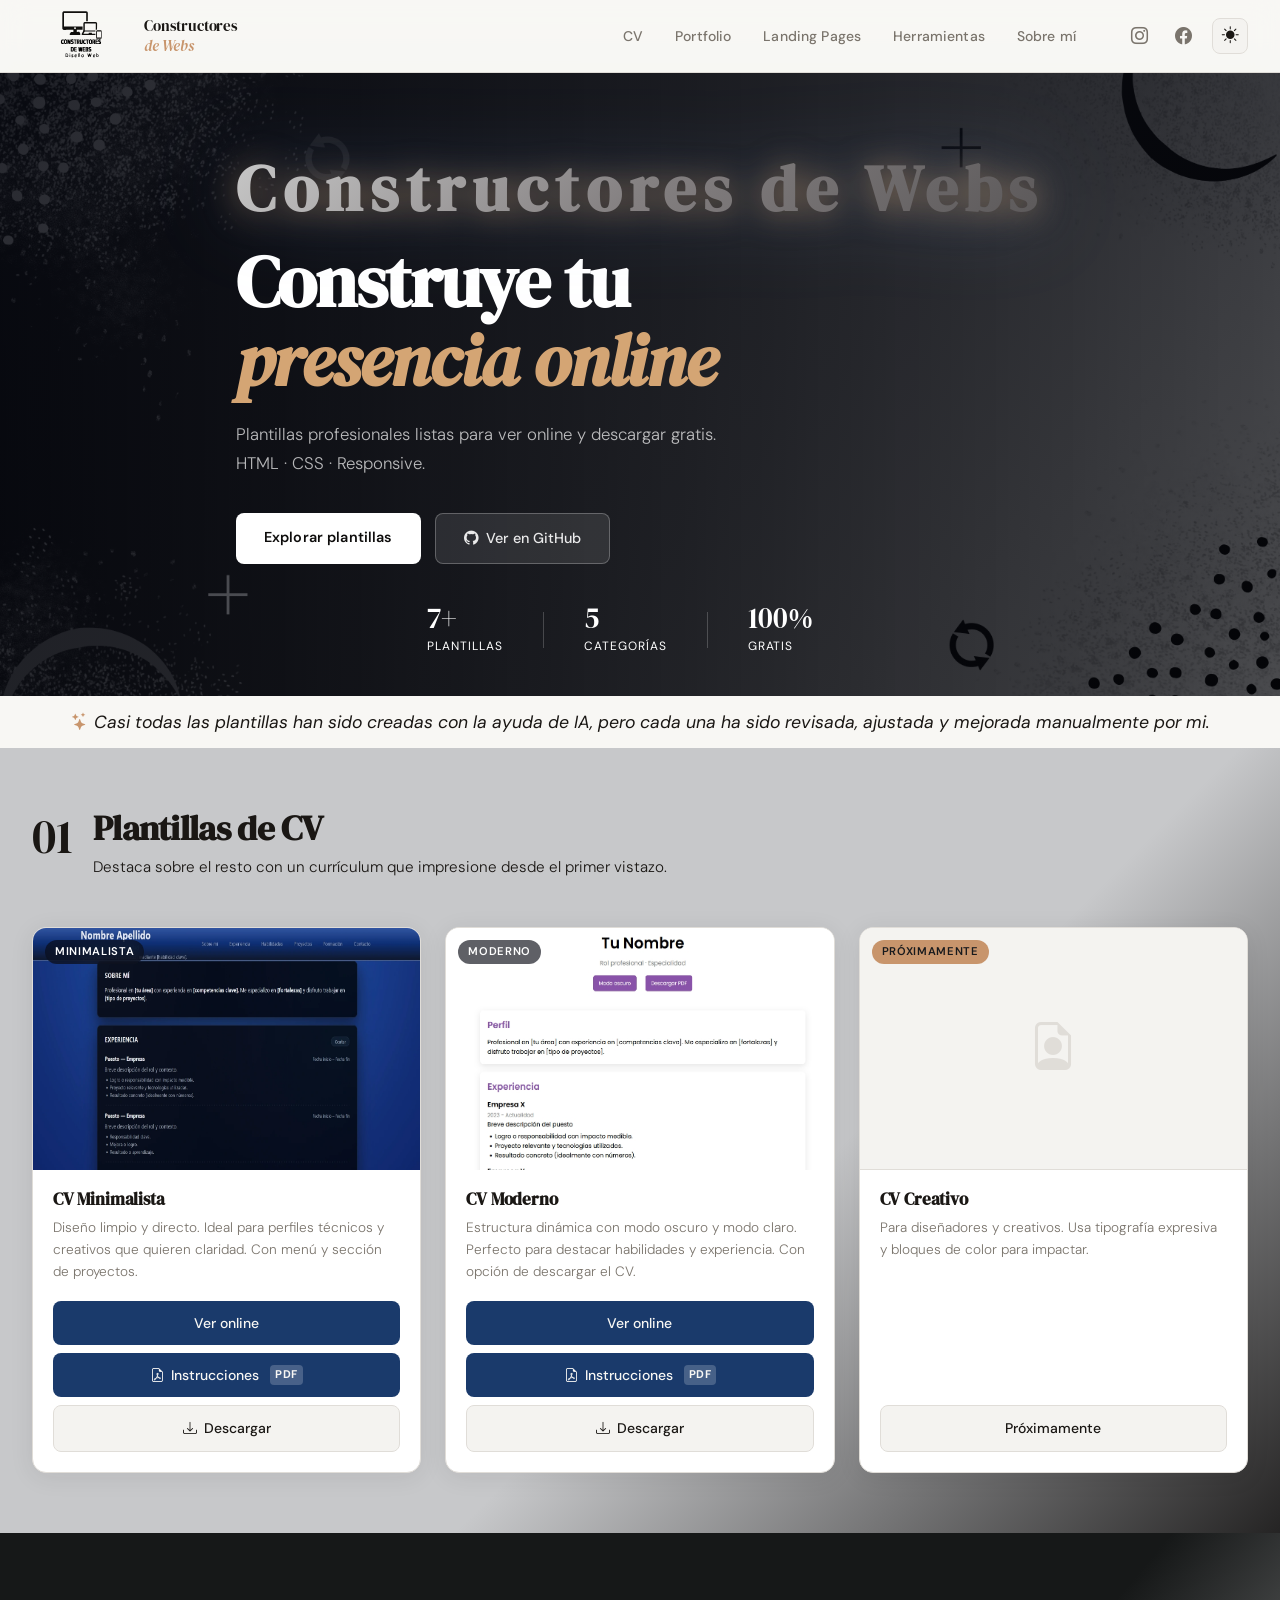
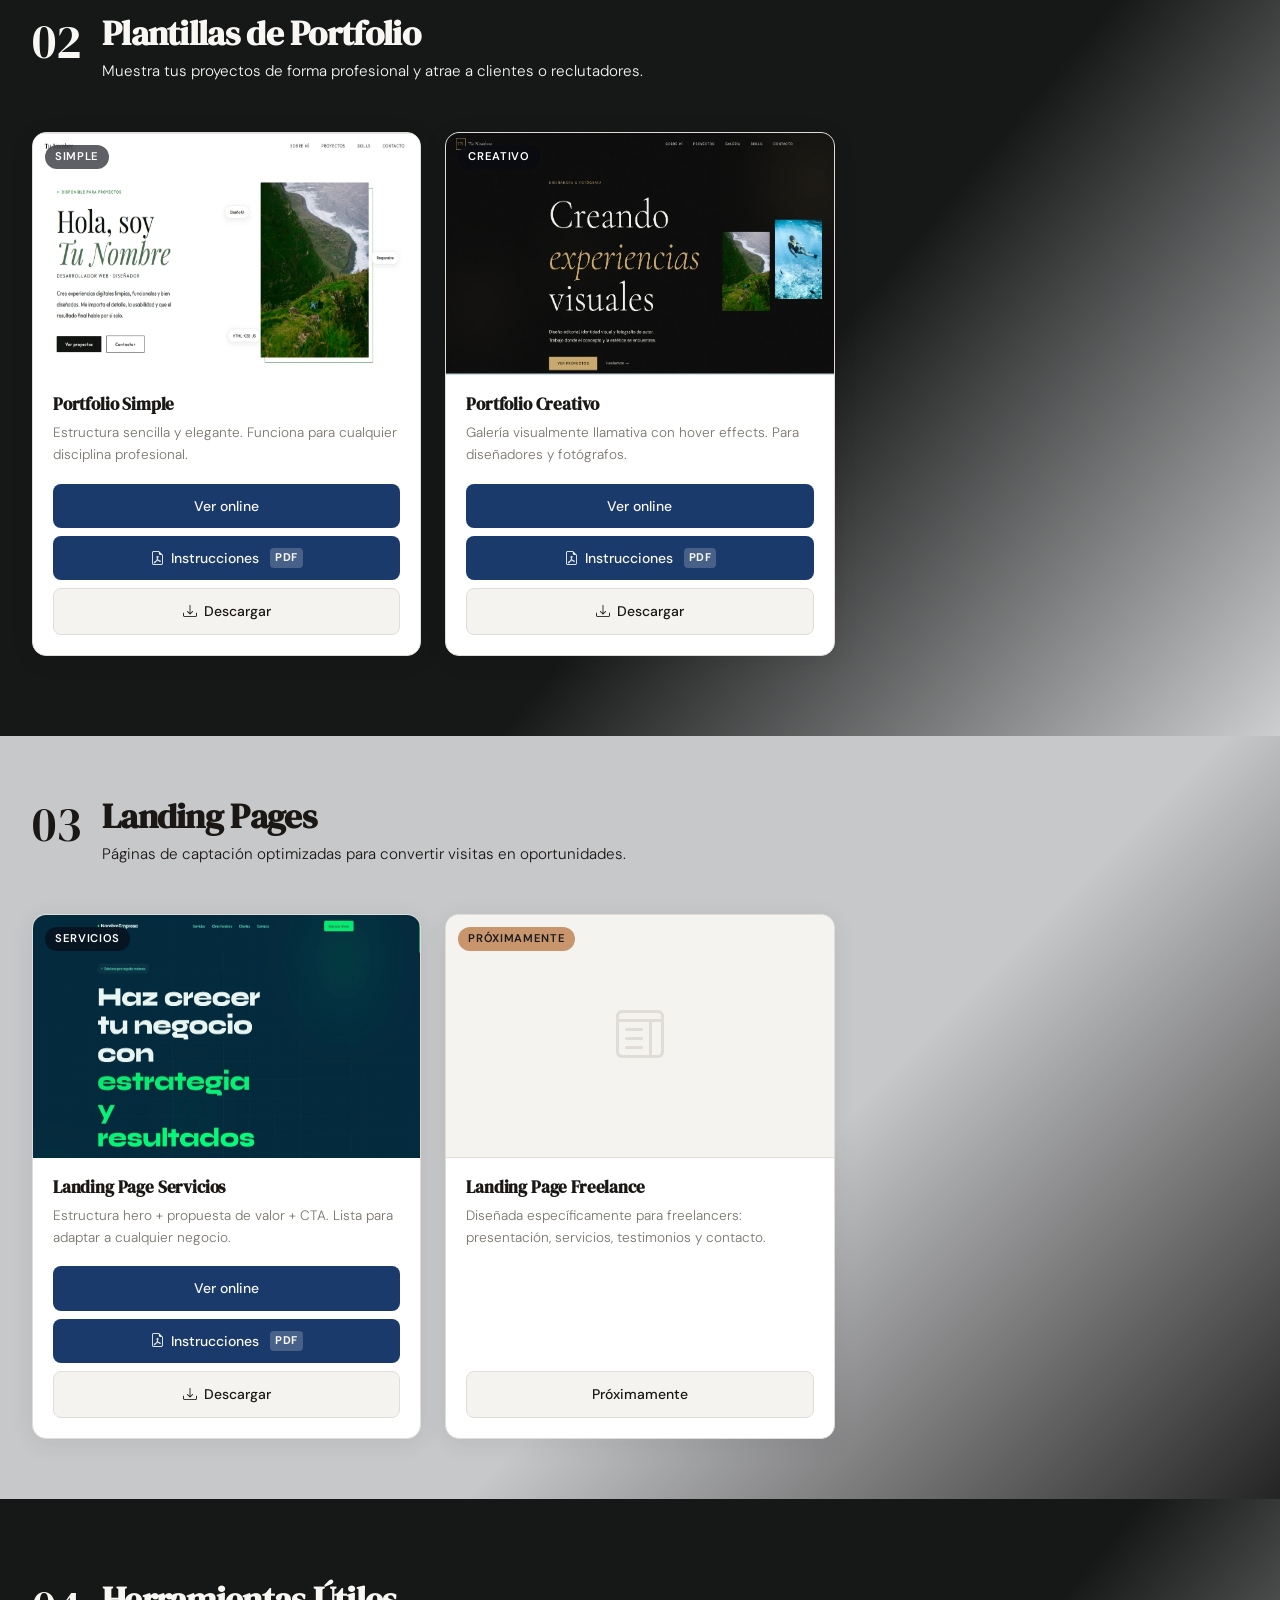
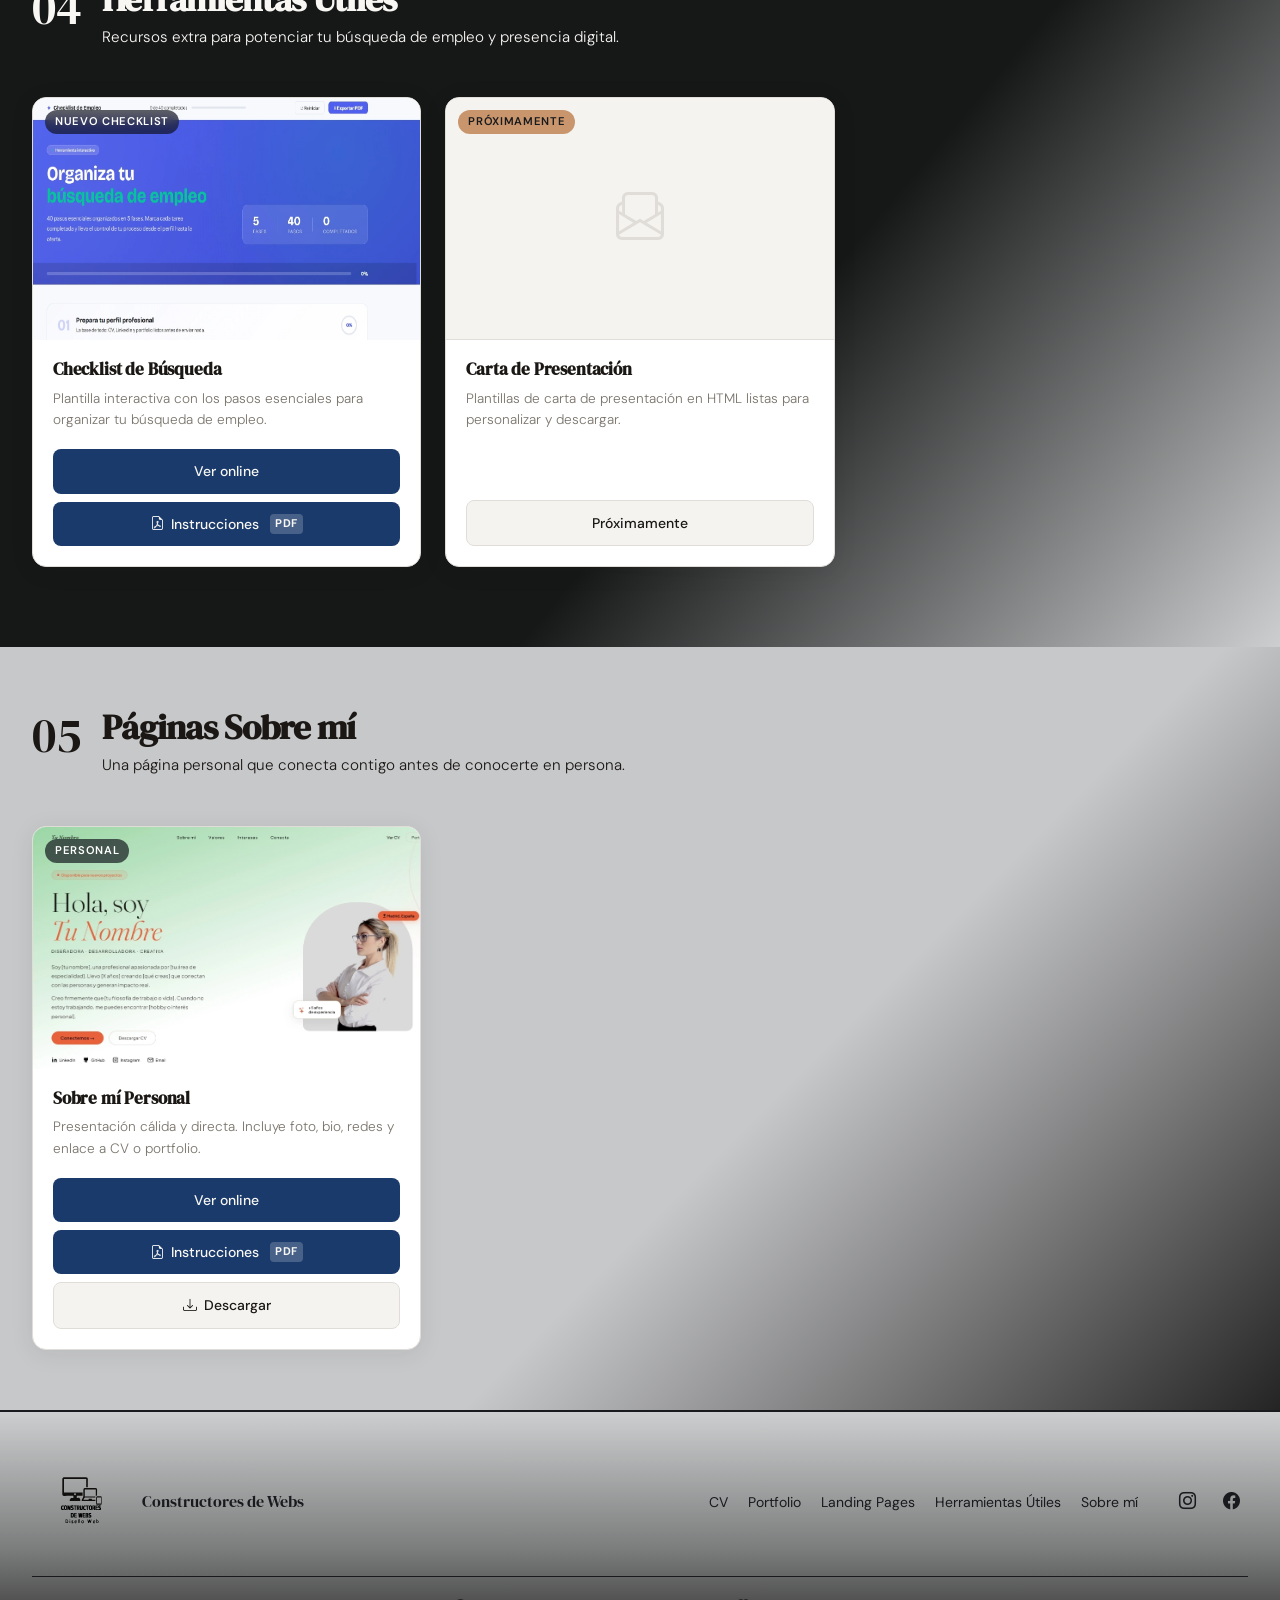
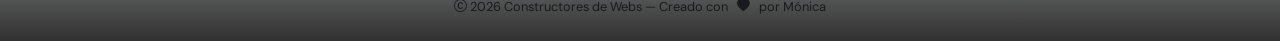
<file: index.html>
<!DOCTYPE html>
<html lang="es">

<head>
  <meta charset="UTF-8">
  <meta name="viewport" content="width=device-width, initial-scale=1.0">
  <title>Constructores de Webs</title>
  <link rel="preconnect" href="https://fonts.googleapis.com">
  <link rel="preconnect" href="https://fonts.gstatic.com" crossorigin>
  <link
    href="https://fonts.googleapis.com/css2?family=DM+Serif+Display:ital@0;1&family=DM+Sans:ital,opsz,wght@0,9..40,300;0,9..40,400;0,9..40,500;1,9..40,300&display=swap"
    rel="stylesheet">
  <link rel="stylesheet" href="styles.css">
  <link rel="stylesheet" href="https://cdn.jsdelivr.net/npm/bootstrap-icons@1.11.3/font/bootstrap-icons.css">
</head>

<body class="light">

  <!-- HEADER -->
  <header id="main-header">
    <div class="header-inner">

      <div class="logo-container">
        <div class="logo">
          <img id="logo-img" src="img/logo-laptos-negro-fondo-transparente.svg" alt="">
        </div>
        <span class="site-name">Constructores<br><em>de Webs</em></span>
      </div>

      <nav id="main-nav">
        <a href="#cv">CV</a>
        <a href="#portfolio">Portfolio</a>
        <a href="#landing">Landing Pages</a>
        <a href="#herramientas">Herramientas</a>
        <a href="#sobre-mi">Sobre mí</a>
      </nav>

      <div class="header-actions">
        <div class="redes">
          <a href="https://www.instagram.com/constructoresdewebs/" target="_blank" aria-label="Instagram">
            <i class="bi bi-instagram"></i>
          </a>
          <a href="https://www.facebook.com/profile.php?id=61577975565419" target="_blank" aria-label="Facebook">
            <i class="bi bi-facebook"></i>
          </a>
        </div>
        <button id="modo-toggle" aria-label="Cambiar tema">
          <i id="icono-modo" class="bi bi-sun-fill"></i>
        </button>
        <button class="hamburger" id="hamburger" aria-label="Menú">
          <span></span><span></span><span></span>
        </button>
      </div>

    </div>
  </header>

  <!-- MOBILE NAV DRAWER -->
  <div class="nav-drawer" id="nav-drawer">
    <a href="#cv" class="drawer-link">CV</a>
    <a href="#portfolio" class="drawer-link">Portfolio</a>
    <a href="#landing" class="drawer-link">Landing Pages</a>
    <a href="#herramientas" class="drawer-link">Herramientas</a>
    <a href="#sobre-mi" class="drawer-link">Sobre mí</a>
  </div>

  <!-- HERO -->
  <section class="hero">
    <div class="hero-bg">
      <img src="img/banner-constructores-webs.webp" alt="Banner Constructores de Webs">
      <div class="hero-overlay"></div>
    </div>
    <div class="hero-content">
      <h1 class="hero-eyebrow">Constructores de Webs</h1>
      <h2 class="hero-title">Construye tu<br><em>presencia online</em></h2>
      <p class="hero-sub">Plantillas profesionales listas para ver online y descargar gratis.<br>HTML · CSS ·
        Responsive.</p>
      <div class="hero-ctas">
        <a href="#cv" class="btn-hero-primary">Explorar plantillas</a>
        <a href="https://github.com/constructoresdewebs/constructoresdewebs.github.io/" target="_blank"
          class="btn-hero-ghost">
          <i class="bi bi-github"></i> Ver en GitHub
        </a>
      </div>
    </div>
    <div class="hero-stats">
      <div class="stat"><span class="stat-num">7+</span><span class="stat-label">Plantillas</span></div>
      <div class="stat-divider"></div>
      <div class="stat"><span class="stat-num">5</span><span class="stat-label">Categorías</span></div>
      <div class="stat-divider"></div>
      <div class="stat"><span class="stat-num">100%</span><span class="stat-label">Gratis</span></div>
    </div>
  </section>

  <!-- AVISO IA -->
  <div class="aviso-ia">
    <i class="bi bi-stars"></i>
    <span>Casi todas las plantillas han sido creadas con la ayuda de IA, pero cada una ha sido revisada, ajustada y
      mejorada manualmente por mi.</span>
  </div>
  <!-- ********************************************* -->
  <!-- CONTENIDO DINAMICO -->
  <!-- Las secciones y tarjetas se generan aqui automaticamente desde data.js + cards.js -->
  <!-- Para anadir una plantilla nueva, solo edita data.js -->
  <main id="main-content"></main>
  <!-- ********************************************* -->
  <!-- FOOTER -->
  <footer>
    <div class="footer-inner">
      <div class="footer-brand">
        <img id="f-logo" src="img/logo-laptos-negro-fondo-transparente.svg" alt="">
        <span id="const">Constructores de Webs</span>
      </div>
      <nav class="footer-nav">
        <a href="#cv">CV</a>
        <a href="#portfolio">Portfolio</a>
        <a href="#landing">Landing Pages</a>
        <a href="#herramientas">Herramientas Útiles</a>
        <a href="#sobre-mi">Sobre mí</a>
      </nav>
      <div class="footer-redes">
        <a href="https://www.instagram.com/constructoresdewebs/" target="_blank" aria-label="Instagram"><i
            class="bi bi-instagram"></i></a>
        <a href="https://www.facebook.com/profile.php?id=61577975565419" target="_blank" aria-label="" Facebook><i
            class="bi bi-facebook"></i></a>
      </div>
    </div>
    <p class="footer-copy">
      <span class="copy-main"><i class="bi bi-c-circle"></i> 2026 Constructores de Webs</span>
      <span class="copy-author">— Creado con <i class="bi bi-heart-fill heart"></i> por Mónica</span>
    </p>
  </footer>
  <!-- ********************************************* -->
  <!-- ORDEN IMPORTANTE: primero datos, luego plantillas, luego logica -->
  <script src="data.js"></script>
  <script src="cards.js"></script>
  <script src="script.js"></script>

</body>

</html>
</file>
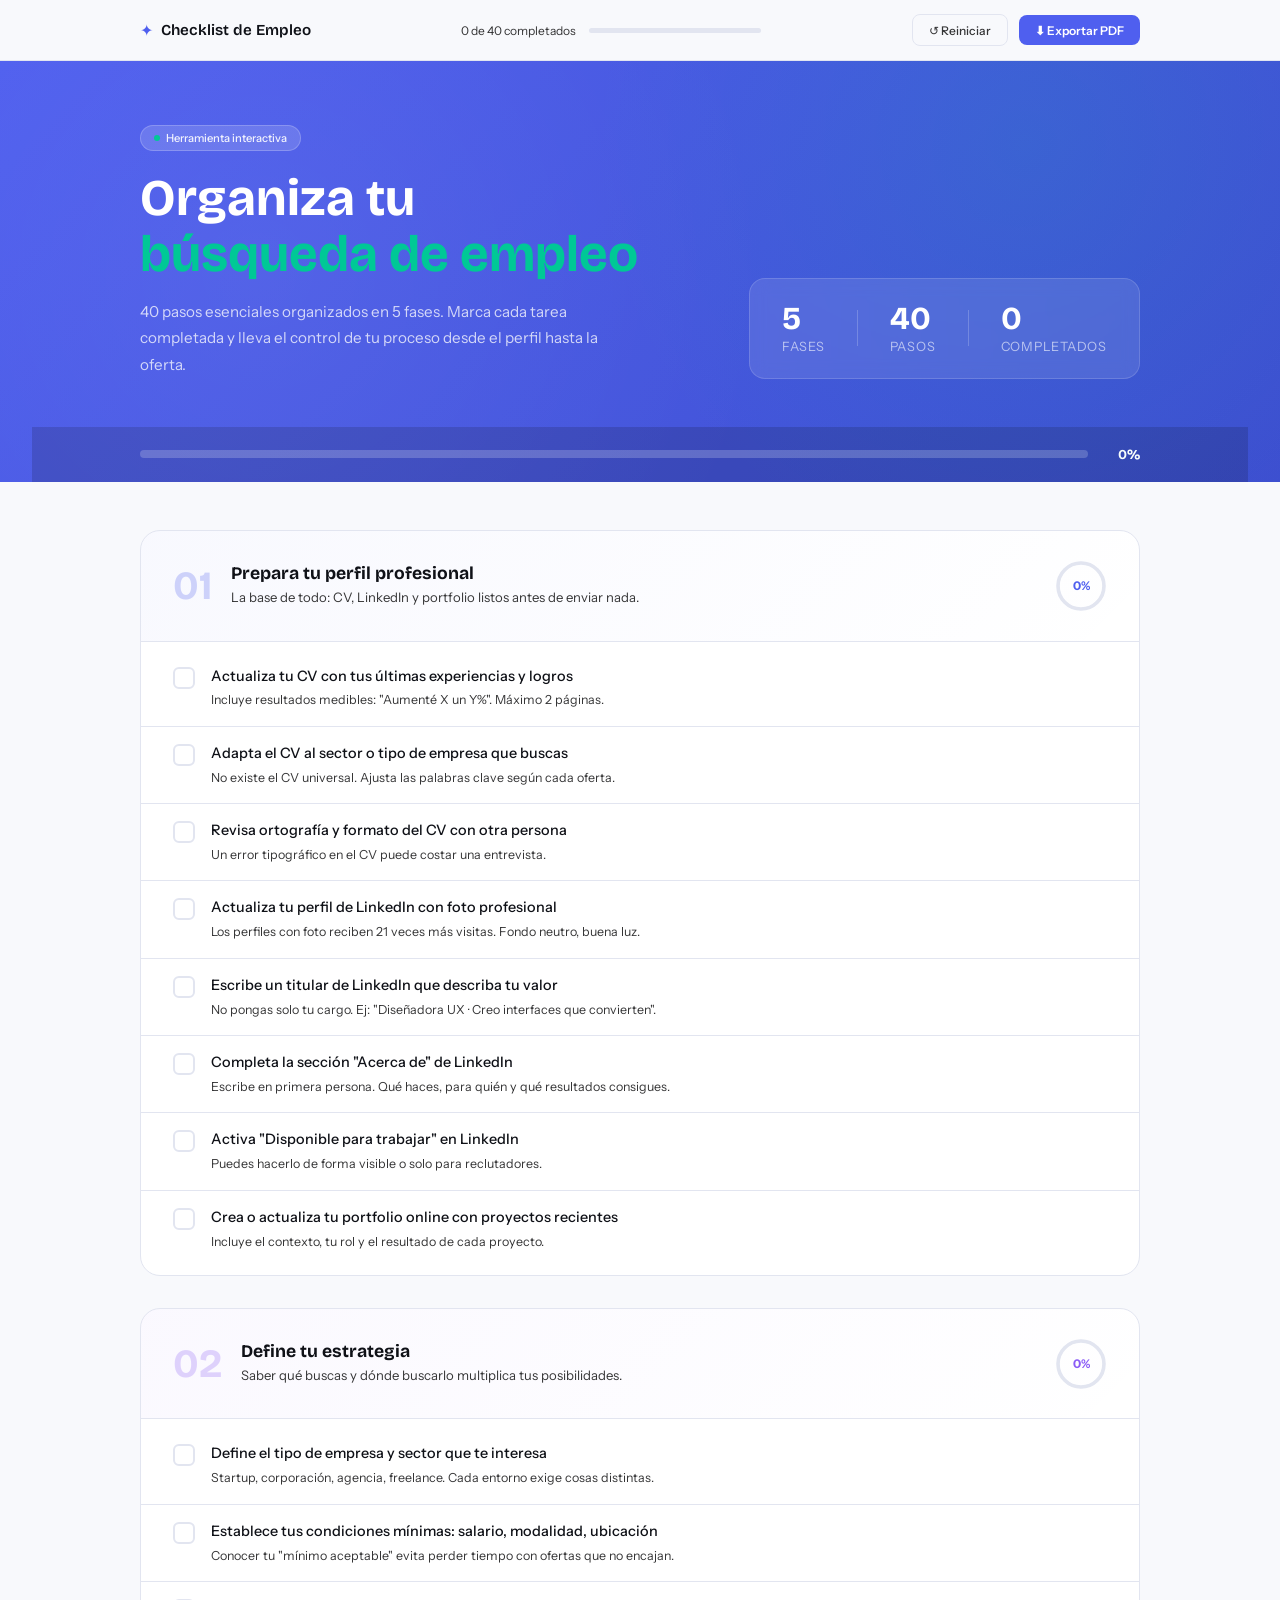
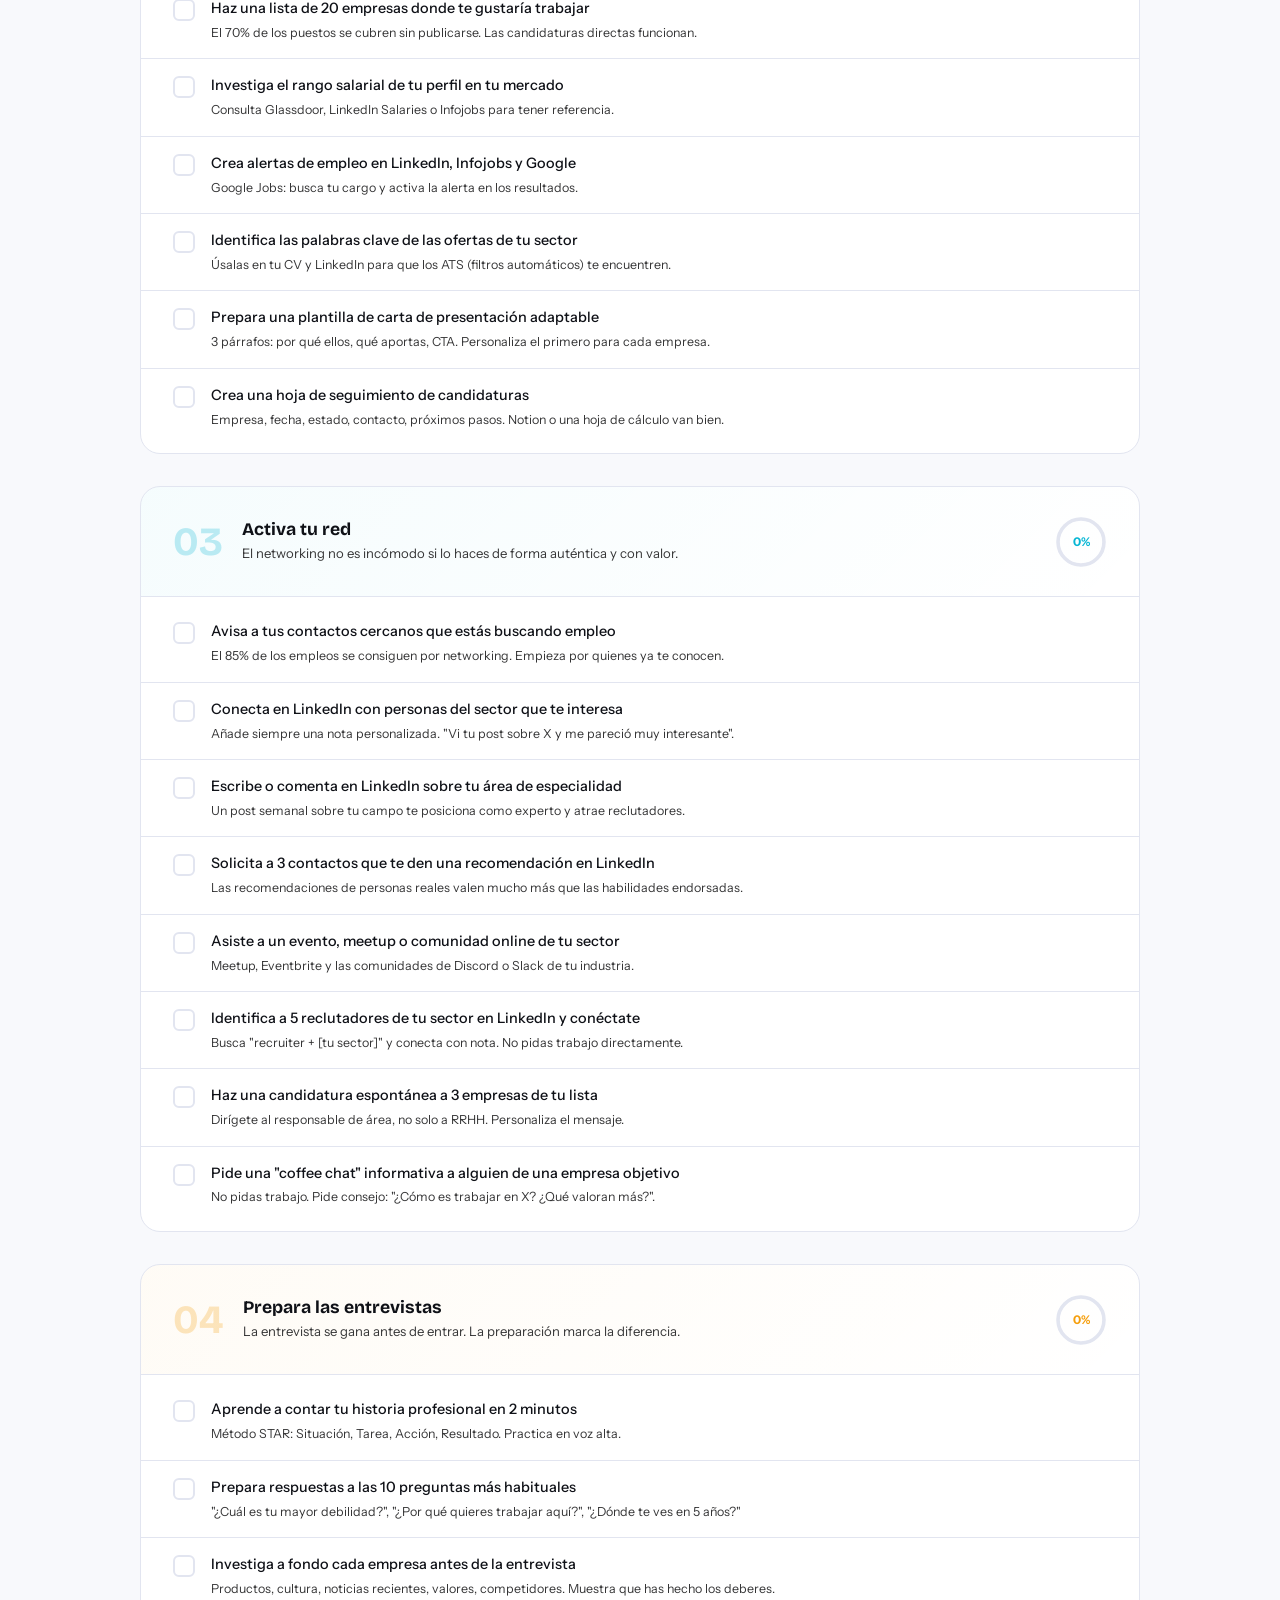
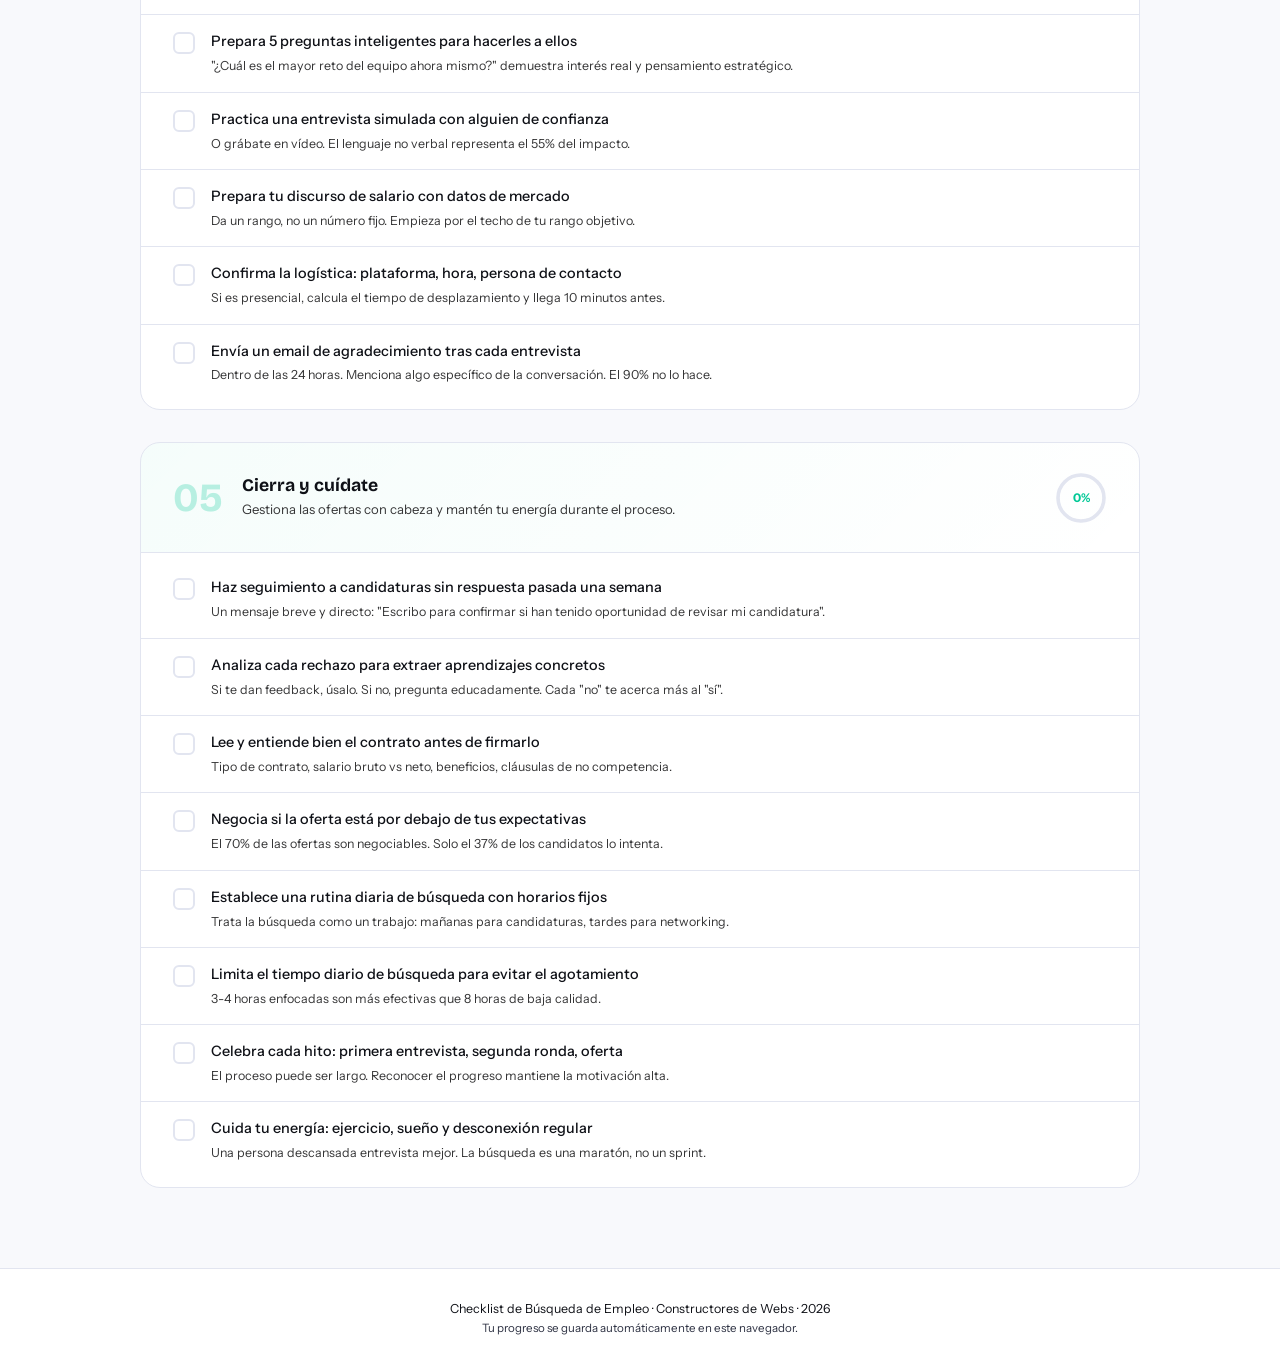
<file: checklist-empleo/index.html>
<!DOCTYPE html>
<html lang="es">
<head>
  <meta charset="UTF-8">
  <meta name="viewport" content="width=device-width, initial-scale=1.0">
  <title>Checklist de Búsqueda de Empleo</title>
  <link rel="preconnect" href="https://fonts.googleapis.com">
  <link rel="preconnect" href="https://fonts.gstatic.com" crossorigin>
  <link href="https://fonts.googleapis.com/css2?family=Bricolage+Grotesque:opsz,wght@12..96,300;12..96,400;12..96,500;12..96,600;12..96,700&family=Instrument+Sans:wght@300;400;500&display=swap" rel="stylesheet">
  <link rel="stylesheet" href="styles.css">
</head>
<body>

  <!-- HEADER -->
  <header id="header">
    <div class="header-inner">
      <div class="header-brand">
        <span class="brand-icon">✦</span>
        <span class="brand-name">Checklist de Empleo</span>
      </div>
      <div class="header-progress">
        <span id="progress-text">0 de 40 completados</span>
        <div class="progress-bar-mini">
          <div class="progress-fill-mini" id="progress-fill-mini"></div>
        </div>
      </div>
      <div class="header-actions">
        <button class="btn-reset" id="btn-reset" title="Reiniciar todo">↺ Reiniciar</button>
        <button class="btn-export" id="btn-export">⬇ Exportar PDF</button>
      </div>
    </div>
  </header>

  <!-- HERO -->
  <section class="hero">
    <div class="hero-inner">
      <div class="hero-text">
        <div class="hero-badge">
          <span class="badge-dot"></span>
          Herramienta interactiva
        </div>
        <h1 class="hero-title">Organiza tu<br><em>búsqueda de empleo</em></h1>
        <p class="hero-sub">40 pasos esenciales organizados en 5 fases. Marca cada tarea completada y lleva el control de tu proceso desde el perfil hasta la oferta.</p>
      </div>
      <div class="hero-stats">
        <div class="hstat">
          <span class="hstat-n">5</span>
          <span class="hstat-l">Fases</span>
        </div>
        <div class="hstat-sep"></div>
        <div class="hstat">
          <span class="hstat-n">40</span>
          <span class="hstat-l">Pasos</span>
        </div>
        <div class="hstat-sep"></div>
        <div class="hstat">
          <span class="hstat-n" id="done-count">0</span>
          <span class="hstat-l">Completados</span>
        </div>
      </div>
    </div>
    <!-- PROGRESS GLOBAL -->
    <div class="global-progress">
      <div class="gp-inner">
        <div class="gp-bar">
          <div class="gp-fill" id="gp-fill"></div>
        </div>
        <span class="gp-pct" id="gp-pct">0%</span>
      </div>
    </div>
  </section>

  <!-- MAIN -->
  <main class="main">
    <div class="main-inner">

      <!-- FASE 1 -->
      <section class="fase" data-fase="1">
        <div class="fase-header">
          <div class="fase-meta">
            <span class="fase-num">01</span>
            <div>
              <h2 class="fase-title">Prepara tu perfil profesional</h2>
              <p class="fase-sub">La base de todo: CV, LinkedIn y portfolio listos antes de enviar nada.</p>
            </div>
          </div>
          <div class="fase-progress">
            <svg class="fase-ring" viewBox="0 0 36 36">
              <circle class="ring-bg" cx="18" cy="18" r="15.9"/>
              <circle class="ring-fill" cx="18" cy="18" r="15.9" data-fase="1"/>
            </svg>
            <span class="fase-pct" data-fase="1">0%</span>
          </div>
        </div>
        <div class="tasks">

          <label class="task">
            <input type="checkbox" data-fase="1">
            <span class="task-check"></span>
            <div class="task-content">
              <span class="task-title">Actualiza tu CV con tus últimas experiencias y logros</span>
              <span class="task-tip">Incluye resultados medibles: "Aumenté X un Y%". Máximo 2 páginas.</span>
            </div>
          </label>

          <label class="task">
            <input type="checkbox" data-fase="1">
            <span class="task-check"></span>
            <div class="task-content">
              <span class="task-title">Adapta el CV al sector o tipo de empresa que buscas</span>
              <span class="task-tip">No existe el CV universal. Ajusta las palabras clave según cada oferta.</span>
            </div>
          </label>

          <label class="task">
            <input type="checkbox" data-fase="1">
            <span class="task-check"></span>
            <div class="task-content">
              <span class="task-title">Revisa ortografía y formato del CV con otra persona</span>
              <span class="task-tip">Un error tipográfico en el CV puede costar una entrevista.</span>
            </div>
          </label>

          <label class="task">
            <input type="checkbox" data-fase="1">
            <span class="task-check"></span>
            <div class="task-content">
              <span class="task-title">Actualiza tu perfil de LinkedIn con foto profesional</span>
              <span class="task-tip">Los perfiles con foto reciben 21 veces más visitas. Fondo neutro, buena luz.</span>
            </div>
          </label>

          <label class="task">
            <input type="checkbox" data-fase="1">
            <span class="task-check"></span>
            <div class="task-content">
              <span class="task-title">Escribe un titular de LinkedIn que describa tu valor</span>
              <span class="task-tip">No pongas solo tu cargo. Ej: "Diseñadora UX · Creo interfaces que convierten".</span>
            </div>
          </label>

          <label class="task">
            <input type="checkbox" data-fase="1">
            <span class="task-check"></span>
            <div class="task-content">
              <span class="task-title">Completa la sección "Acerca de" de LinkedIn</span>
              <span class="task-tip">Escribe en primera persona. Qué haces, para quién y qué resultados consigues.</span>
            </div>
          </label>

          <label class="task">
            <input type="checkbox" data-fase="1">
            <span class="task-check"></span>
            <div class="task-content">
              <span class="task-title">Activa "Disponible para trabajar" en LinkedIn</span>
              <span class="task-tip">Puedes hacerlo de forma visible o solo para reclutadores.</span>
            </div>
          </label>

          <label class="task">
            <input type="checkbox" data-fase="1">
            <span class="task-check"></span>
            <div class="task-content">
              <span class="task-title">Crea o actualiza tu portfolio online con proyectos recientes</span>
              <span class="task-tip">Incluye el contexto, tu rol y el resultado de cada proyecto.</span>
            </div>
          </label>

        </div>
      </section>

      <!-- FASE 2 -->
      <section class="fase" data-fase="2">
        <div class="fase-header">
          <div class="fase-meta">
            <span class="fase-num">02</span>
            <div>
              <h2 class="fase-title">Define tu estrategia</h2>
              <p class="fase-sub">Saber qué buscas y dónde buscarlo multiplica tus posibilidades.</p>
            </div>
          </div>
          <div class="fase-progress">
            <svg class="fase-ring" viewBox="0 0 36 36">
              <circle class="ring-bg" cx="18" cy="18" r="15.9"/>
              <circle class="ring-fill" cx="18" cy="18" r="15.9" data-fase="2"/>
            </svg>
            <span class="fase-pct" data-fase="2">0%</span>
          </div>
        </div>
        <div class="tasks">

          <label class="task">
            <input type="checkbox" data-fase="2">
            <span class="task-check"></span>
            <div class="task-content">
              <span class="task-title">Define el tipo de empresa y sector que te interesa</span>
              <span class="task-tip">Startup, corporación, agencia, freelance. Cada entorno exige cosas distintas.</span>
            </div>
          </label>

          <label class="task">
            <input type="checkbox" data-fase="2">
            <span class="task-check"></span>
            <div class="task-content">
              <span class="task-title">Establece tus condiciones mínimas: salario, modalidad, ubicación</span>
              <span class="task-tip">Conocer tu "mínimo aceptable" evita perder tiempo con ofertas que no encajan.</span>
            </div>
          </label>

          <label class="task">
            <input type="checkbox" data-fase="2">
            <span class="task-check"></span>
            <div class="task-content">
              <span class="task-title">Haz una lista de 20 empresas donde te gustaría trabajar</span>
              <span class="task-tip">El 70% de los puestos se cubren sin publicarse. Las candidaturas directas funcionan.</span>
            </div>
          </label>

          <label class="task">
            <input type="checkbox" data-fase="2">
            <span class="task-check"></span>
            <div class="task-content">
              <span class="task-title">Investiga el rango salarial de tu perfil en tu mercado</span>
              <span class="task-tip">Consulta Glassdoor, LinkedIn Salaries o Infojobs para tener referencia.</span>
            </div>
          </label>

          <label class="task">
            <input type="checkbox" data-fase="2">
            <span class="task-check"></span>
            <div class="task-content">
              <span class="task-title">Crea alertas de empleo en LinkedIn, Infojobs y Google</span>
              <span class="task-tip">Google Jobs: busca tu cargo y activa la alerta en los resultados.</span>
            </div>
          </label>

          <label class="task">
            <input type="checkbox" data-fase="2">
            <span class="task-check"></span>
            <div class="task-content">
              <span class="task-title">Identifica las palabras clave de las ofertas de tu sector</span>
              <span class="task-tip">Úsalas en tu CV y LinkedIn para que los ATS (filtros automáticos) te encuentren.</span>
            </div>
          </label>

          <label class="task">
            <input type="checkbox" data-fase="2">
            <span class="task-check"></span>
            <div class="task-content">
              <span class="task-title">Prepara una plantilla de carta de presentación adaptable</span>
              <span class="task-tip">3 párrafos: por qué ellos, qué aportas, CTA. Personaliza el primero para cada empresa.</span>
            </div>
          </label>

          <label class="task">
            <input type="checkbox" data-fase="2">
            <span class="task-check"></span>
            <div class="task-content">
              <span class="task-title">Crea una hoja de seguimiento de candidaturas</span>
              <span class="task-tip">Empresa, fecha, estado, contacto, próximos pasos. Notion o una hoja de cálculo van bien.</span>
            </div>
          </label>

        </div>
      </section>

      <!-- FASE 3 -->
      <section class="fase" data-fase="3">
        <div class="fase-header">
          <div class="fase-meta">
            <span class="fase-num">03</span>
            <div>
              <h2 class="fase-title">Activa tu red</h2>
              <p class="fase-sub">El networking no es incómodo si lo haces de forma auténtica y con valor.</p>
            </div>
          </div>
          <div class="fase-progress">
            <svg class="fase-ring" viewBox="0 0 36 36">
              <circle class="ring-bg" cx="18" cy="18" r="15.9"/>
              <circle class="ring-fill" cx="18" cy="18" r="15.9" data-fase="3"/>
            </svg>
            <span class="fase-pct" data-fase="3">0%</span>
          </div>
        </div>
        <div class="tasks">

          <label class="task">
            <input type="checkbox" data-fase="3">
            <span class="task-check"></span>
            <div class="task-content">
              <span class="task-title">Avisa a tus contactos cercanos que estás buscando empleo</span>
              <span class="task-tip">El 85% de los empleos se consiguen por networking. Empieza por quienes ya te conocen.</span>
            </div>
          </label>

          <label class="task">
            <input type="checkbox" data-fase="3">
            <span class="task-check"></span>
            <div class="task-content">
              <span class="task-title">Conecta en LinkedIn con personas del sector que te interesa</span>
              <span class="task-tip">Añade siempre una nota personalizada. "Vi tu post sobre X y me pareció muy interesante".</span>
            </div>
          </label>

          <label class="task">
            <input type="checkbox" data-fase="3">
            <span class="task-check"></span>
            <div class="task-content">
              <span class="task-title">Escribe o comenta en LinkedIn sobre tu área de especialidad</span>
              <span class="task-tip">Un post semanal sobre tu campo te posiciona como experto y atrae reclutadores.</span>
            </div>
          </label>

          <label class="task">
            <input type="checkbox" data-fase="3">
            <span class="task-check"></span>
            <div class="task-content">
              <span class="task-title">Solicita a 3 contactos que te den una recomendación en LinkedIn</span>
              <span class="task-tip">Las recomendaciones de personas reales valen mucho más que las habilidades endorsadas.</span>
            </div>
          </label>

          <label class="task">
            <input type="checkbox" data-fase="3">
            <span class="task-check"></span>
            <div class="task-content">
              <span class="task-title">Asiste a un evento, meetup o comunidad online de tu sector</span>
              <span class="task-tip">Meetup, Eventbrite y las comunidades de Discord o Slack de tu industria.</span>
            </div>
          </label>

          <label class="task">
            <input type="checkbox" data-fase="3">
            <span class="task-check"></span>
            <div class="task-content">
              <span class="task-title">Identifica a 5 reclutadores de tu sector en LinkedIn y conéctate</span>
              <span class="task-tip">Busca "recruiter + [tu sector]" y conecta con nota. No pidas trabajo directamente.</span>
            </div>
          </label>

          <label class="task">
            <input type="checkbox" data-fase="3">
            <span class="task-check"></span>
            <div class="task-content">
              <span class="task-title">Haz una candidatura espontánea a 3 empresas de tu lista</span>
              <span class="task-tip">Dirígete al responsable de área, no solo a RRHH. Personaliza el mensaje.</span>
            </div>
          </label>

          <label class="task">
            <input type="checkbox" data-fase="3">
            <span class="task-check"></span>
            <div class="task-content">
              <span class="task-title">Pide una "coffee chat" informativa a alguien de una empresa objetivo</span>
              <span class="task-tip">No pidas trabajo. Pide consejo: "¿Cómo es trabajar en X? ¿Qué valoran más?".</span>
            </div>
          </label>

        </div>
      </section>

      <!-- FASE 4 -->
      <section class="fase" data-fase="4">
        <div class="fase-header">
          <div class="fase-meta">
            <span class="fase-num">04</span>
            <div>
              <h2 class="fase-title">Prepara las entrevistas</h2>
              <p class="fase-sub">La entrevista se gana antes de entrar. La preparación marca la diferencia.</p>
            </div>
          </div>
          <div class="fase-progress">
            <svg class="fase-ring" viewBox="0 0 36 36">
              <circle class="ring-bg" cx="18" cy="18" r="15.9"/>
              <circle class="ring-fill" cx="18" cy="18" r="15.9" data-fase="4"/>
            </svg>
            <span class="fase-pct" data-fase="4">0%</span>
          </div>
        </div>
        <div class="tasks">

          <label class="task">
            <input type="checkbox" data-fase="4">
            <span class="task-check"></span>
            <div class="task-content">
              <span class="task-title">Aprende a contar tu historia profesional en 2 minutos</span>
              <span class="task-tip">Método STAR: Situación, Tarea, Acción, Resultado. Practica en voz alta.</span>
            </div>
          </label>

          <label class="task">
            <input type="checkbox" data-fase="4">
            <span class="task-check"></span>
            <div class="task-content">
              <span class="task-title">Prepara respuestas a las 10 preguntas más habituales</span>
              <span class="task-tip">"¿Cuál es tu mayor debilidad?", "¿Por qué quieres trabajar aquí?", "¿Dónde te ves en 5 años?"</span>
            </div>
          </label>

          <label class="task">
            <input type="checkbox" data-fase="4">
            <span class="task-check"></span>
            <div class="task-content">
              <span class="task-title">Investiga a fondo cada empresa antes de la entrevista</span>
              <span class="task-tip">Productos, cultura, noticias recientes, valores, competidores. Muestra que has hecho los deberes.</span>
            </div>
          </label>

          <label class="task">
            <input type="checkbox" data-fase="4">
            <span class="task-check"></span>
            <div class="task-content">
              <span class="task-title">Prepara 5 preguntas inteligentes para hacerles a ellos</span>
              <span class="task-tip">"¿Cuál es el mayor reto del equipo ahora mismo?" demuestra interés real y pensamiento estratégico.</span>
            </div>
          </label>

          <label class="task">
            <input type="checkbox" data-fase="4">
            <span class="task-check"></span>
            <div class="task-content">
              <span class="task-title">Practica una entrevista simulada con alguien de confianza</span>
              <span class="task-tip">O grábate en vídeo. El lenguaje no verbal representa el 55% del impacto.</span>
            </div>
          </label>

          <label class="task">
            <input type="checkbox" data-fase="4">
            <span class="task-check"></span>
            <div class="task-content">
              <span class="task-title">Prepara tu discurso de salario con datos de mercado</span>
              <span class="task-tip">Da un rango, no un número fijo. Empieza por el techo de tu rango objetivo.</span>
            </div>
          </label>

          <label class="task">
            <input type="checkbox" data-fase="4">
            <span class="task-check"></span>
            <div class="task-content">
              <span class="task-title">Confirma la logística: plataforma, hora, persona de contacto</span>
              <span class="task-tip">Si es presencial, calcula el tiempo de desplazamiento y llega 10 minutos antes.</span>
            </div>
          </label>

          <label class="task">
            <input type="checkbox" data-fase="4">
            <span class="task-check"></span>
            <div class="task-content">
              <span class="task-title">Envía un email de agradecimiento tras cada entrevista</span>
              <span class="task-tip">Dentro de las 24 horas. Menciona algo específico de la conversación. El 90% no lo hace.</span>
            </div>
          </label>

        </div>
      </section>

      <!-- FASE 5 -->
      <section class="fase" data-fase="5">
        <div class="fase-header">
          <div class="fase-meta">
            <span class="fase-num">05</span>
            <div>
              <h2 class="fase-title">Cierra y cuídate</h2>
              <p class="fase-sub">Gestiona las ofertas con cabeza y mantén tu energía durante el proceso.</p>
            </div>
          </div>
          <div class="fase-progress">
            <svg class="fase-ring" viewBox="0 0 36 36">
              <circle class="ring-bg" cx="18" cy="18" r="15.9"/>
              <circle class="ring-fill" cx="18" cy="18" r="15.9" data-fase="5"/>
            </svg>
            <span class="fase-pct" data-fase="5">0%</span>
          </div>
        </div>
        <div class="tasks">

          <label class="task">
            <input type="checkbox" data-fase="5">
            <span class="task-check"></span>
            <div class="task-content">
              <span class="task-title">Haz seguimiento a candidaturas sin respuesta pasada una semana</span>
              <span class="task-tip">Un mensaje breve y directo: "Escribo para confirmar si han tenido oportunidad de revisar mi candidatura".</span>
            </div>
          </label>

          <label class="task">
            <input type="checkbox" data-fase="5">
            <span class="task-check"></span>
            <div class="task-content">
              <span class="task-title">Analiza cada rechazo para extraer aprendizajes concretos</span>
              <span class="task-tip">Si te dan feedback, úsalo. Si no, pregunta educadamente. Cada "no" te acerca más al "sí".</span>
            </div>
          </label>

          <label class="task">
            <input type="checkbox" data-fase="5">
            <span class="task-check"></span>
            <div class="task-content">
              <span class="task-title">Lee y entiende bien el contrato antes de firmarlo</span>
              <span class="task-tip">Tipo de contrato, salario bruto vs neto, beneficios, cláusulas de no competencia.</span>
            </div>
          </label>

          <label class="task">
            <input type="checkbox" data-fase="5">
            <span class="task-check"></span>
            <div class="task-content">
              <span class="task-title">Negocia si la oferta está por debajo de tus expectativas</span>
              <span class="task-tip">El 70% de las ofertas son negociables. Solo el 37% de los candidatos lo intenta.</span>
            </div>
          </label>

          <label class="task">
            <input type="checkbox" data-fase="5">
            <span class="task-check"></span>
            <div class="task-content">
              <span class="task-title">Establece una rutina diaria de búsqueda con horarios fijos</span>
              <span class="task-tip">Trata la búsqueda como un trabajo: mañanas para candidaturas, tardes para networking.</span>
            </div>
          </label>

          <label class="task">
            <input type="checkbox" data-fase="5">
            <span class="task-check"></span>
            <div class="task-content">
              <span class="task-title">Limita el tiempo diario de búsqueda para evitar el agotamiento</span>
              <span class="task-tip">3-4 horas enfocadas son más efectivas que 8 horas de baja calidad.</span>
            </div>
          </label>

          <label class="task">
            <input type="checkbox" data-fase="5">
            <span class="task-check"></span>
            <div class="task-content">
              <span class="task-title">Celebra cada hito: primera entrevista, segunda ronda, oferta</span>
              <span class="task-tip">El proceso puede ser largo. Reconocer el progreso mantiene la motivación alta.</span>
            </div>
          </label>

          <label class="task">
            <input type="checkbox" data-fase="5">
            <span class="task-check"></span>
            <div class="task-content">
              <span class="task-title">Cuida tu energía: ejercicio, sueño y desconexión regular</span>
              <span class="task-tip">Una persona descansada entrevista mejor. La búsqueda es una maratón, no un sprint.</span>
            </div>
          </label>

        </div>
      </section>

    </div>
  </main>

  <!-- MODAL COMPLETADO -->
  <div class="modal-overlay" id="modal-overlay">
    <div class="modal">
      <div class="modal-icon">🎉</div>
      <h2 class="modal-title">¡Lista completada!</h2>
      <p class="modal-text">Has completado los 40 pasos de tu checklist de búsqueda de empleo. Estás más que preparado/a.</p>
      <button class="btn-primary modal-btn" id="modal-close">¡A por ello! →</button>
    </div>
  </div>

  <!-- FOOTER -->
  <footer class="footer">
    <div class="footer-inner">
      <p class="footer-copy">Checklist de Búsqueda de Empleo · Constructores de Webs · 2026</p>
      <p class="footer-note">Tu progreso se guarda automáticamente en este navegador.</p>
    </div>
  </footer>

  <script src="script.js"></script>
</body>
</html>
</file>
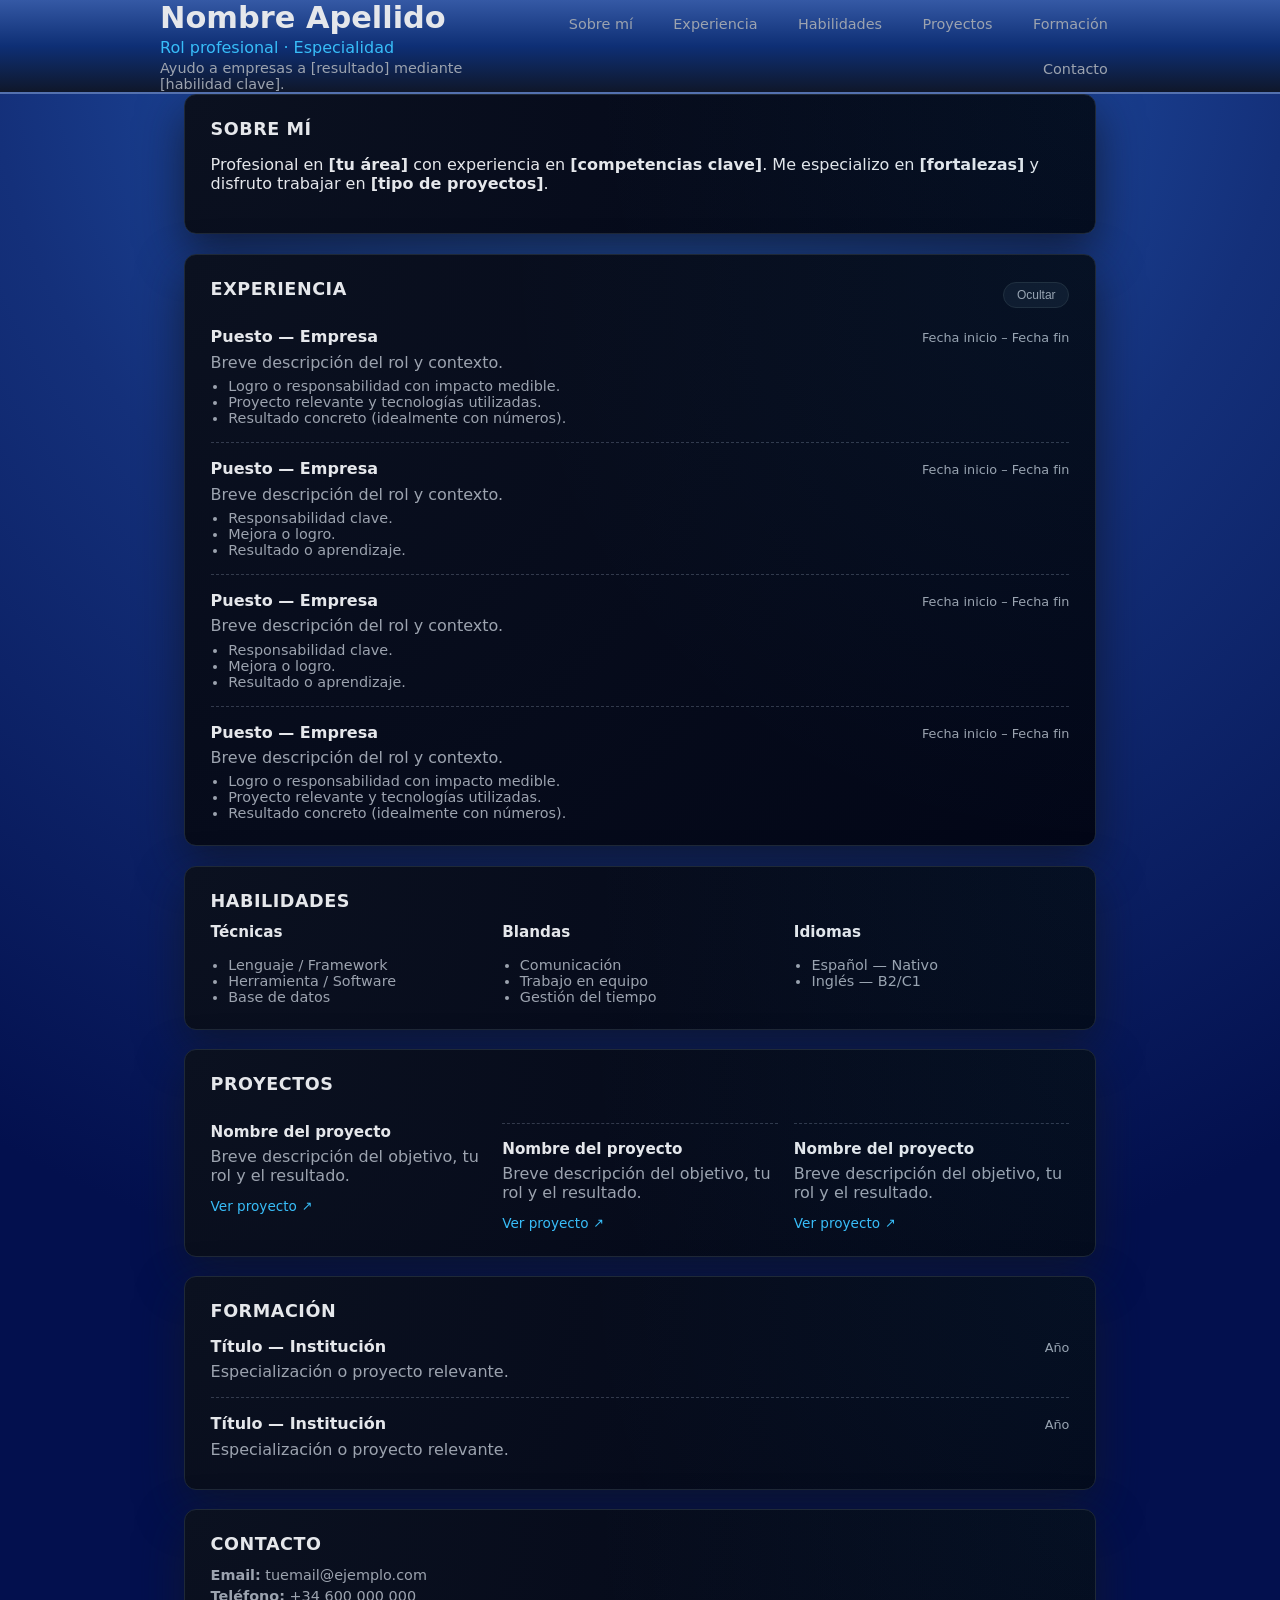
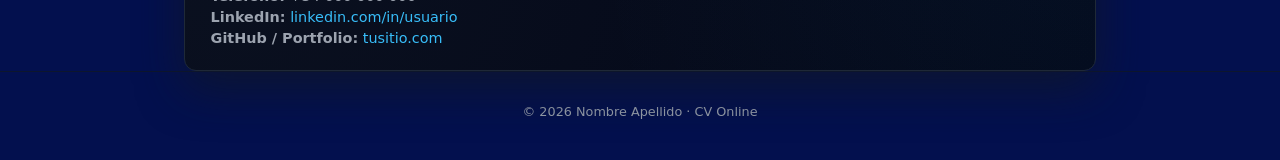
<file: cv_templates/cv_minimalista/index.html>
<!DOCTYPE html>
<html lang="es">
<head>
  <meta charset="UTF-8" />
  <title>CV - Minimalista</title>
  <meta name="viewport" content="width=device-width, initial-scale=1" />
  <link rel="stylesheet" href="styles.css" />
</head>
<body>
  <header class="header">
    <div class="container header-content">
      <div>
        <h1>Nombre Apellido</h1>
        <p class="role">Rol profesional · Especialidad</p>
        <p class="tagline">Ayudo a empresas a [resultado] mediante [habilidad clave].</p>
      </div>
      <nav class="nav">
        <a href="#about">Sobre mí</a>
        <a href="#experience">Experiencia</a>
        <a href="#skills">Habilidades</a>
        <a href="#projects">Proyectos</a>
        <a href="#education">Formación</a>
        <a href="#contact">Contacto</a>
      </nav>
    </div>
  </header>

  <main class="container">
    <section id="about" class="card">
      <h2>Sobre mí</h2>
      <p>
        Profesional en <strong>[tu área]</strong> con experiencia en
        <strong>[competencias clave]</strong>. Me especializo en
        <strong>[fortalezas]</strong> y disfruto trabajar en
        <strong>[tipo de proyectos]</strong>.
      </p>
    </section>

    <section id="experience" class="card">
      <div class="section-header">
        <h2>Experiencia</h2>
        <button class="toggle-btn" data-target="experience-list">Ocultar</button>
      </div>
      <div id="experience-list">
        <article class="item">
          <div class="item-header">
            <h3>Puesto — Empresa</h3>
            <span class="item-date">Fecha inicio – Fecha fin</span>
          </div>
          <p>Breve descripción del rol y contexto.</p>
          <ul>
            <li>Logro o responsabilidad con impacto medible.</li>
            <li>Proyecto relevante y tecnologías utilizadas.</li>
            <li>Resultado concreto (idealmente con números).</li>
          </ul>
        </article>

        <article class="item">
          <div class="item-header">
            <h3>Puesto — Empresa</h3>
            <span class="item-date">Fecha inicio – Fecha fin</span>
          </div>
          <p>Breve descripción del rol y contexto.</p>
          <ul>
            <li>Responsabilidad clave.</li>
            <li>Mejora o logro.</li>
            <li>Resultado o aprendizaje.</li>
          </ul>
        </article>

        <article class="item">
          <div class="item-header">
            <h3>Puesto — Empresa</h3>
            <span class="item-date">Fecha inicio – Fecha fin</span>
          </div>
          <p>Breve descripción del rol y contexto.</p>
          <ul>
            <li>Responsabilidad clave.</li>
            <li>Mejora o logro.</li>
            <li>Resultado o aprendizaje.</li>
          </ul>
        </article>

        <article class="item">
          <div class="item-header">
            <h3>Puesto — Empresa</h3>
            <span class="item-date">Fecha inicio – Fecha fin</span>
          </div>
          <p>Breve descripción del rol y contexto.</p>
          <ul>
            <li>Logro o responsabilidad con impacto medible.</li>
            <li>Proyecto relevante y tecnologías utilizadas.</li>
            <li>Resultado concreto (idealmente con números).</li>
          </ul>
        </article>
      </div>
    </section>

    <section id="skills" class="card">
      <h2>Habilidades</h2>
      <div class="skills-grid">
        <div>
          <h3>Técnicas</h3>
          <ul>
            <li>Lenguaje / Framework</li>
            <li>Herramienta / Software</li>
            <li>Base de datos</li>
          </ul>
        </div>
        <div>
          <h3>Blandas</h3>
          <ul>
            <li>Comunicación</li>
            <li>Trabajo en equipo</li>
            <li>Gestión del tiempo</li>
          </ul>
        </div>
        <div>
          <h3>Idiomas</h3>
          <ul>
            <li>Español — Nativo</li>
            <li>Inglés — B2/C1</li>
          </ul>
        </div>
      </div>
    </section>

    <section id="projects" class="card">
      <h2>Proyectos</h2>
      <div class="projects-grid">
        <article class="item">
          <h3>Nombre del proyecto</h3>
          <p>
            Breve descripción del objetivo, tu rol y el resultado.
          </p>
          <a href="proyecto.html?id=1" target="_blank" class="link">Ver proyecto</a>
        </article>
        <article class="item">
          <h3>Nombre del proyecto</h3>
          <p>
            Breve descripción del objetivo, tu rol y el resultado.
          </p>
          <a href="proyecto.html?id=2" target="_blank" class="link">Ver proyecto</a>
        </article>
        
        <article class="item">
          <h3>Nombre del proyecto</h3>
          <p>
            Breve descripción del objetivo, tu rol y el resultado.
          </p>
          <a href="proyecto.html?id=3" target="_blank" class="link">Ver proyecto</a>
        </article>
      </div>
    </section>

    <section id="education" class="card">
      <h2>Formación</h2>
      <article class="item">
        <div class="item-header">
          <h3>Título — Institución</h3>
          <span class="item-date">Año</span>
        </div>
        <p>Especialización o proyecto relevante.</p>
      </article>
        <article class="item">
        <div class="item-header">
          <h3>Título — Institución</h3>
          <span class="item-date">Año</span>
        </div>
        <p>Especialización o proyecto relevante.</p>
      </article>
    </section>

    <section id="contact" class="card">
      <h2>Contacto</h2>
      <ul class="contact-list">
        <li><strong>Email:</strong> tuemail@ejemplo.com</li>
        <li><strong>Teléfono:</strong> +34 600 000 000</li>
        <li><strong>LinkedIn:</strong> <a href="#" target="_blank">linkedin.com/in/usuario</a></li>
        <li><strong>GitHub / Portfolio:</strong> <a href="#" target="_blank">tusitio.com</a></li>
      </ul>
    </section>
  </main>

  <footer class="footer">
    <p>© <span id="year"></span> Nombre Apellido · CV Online</p>
  </footer>

  <script src="script.js"></script>
</body>
</html>
</file>
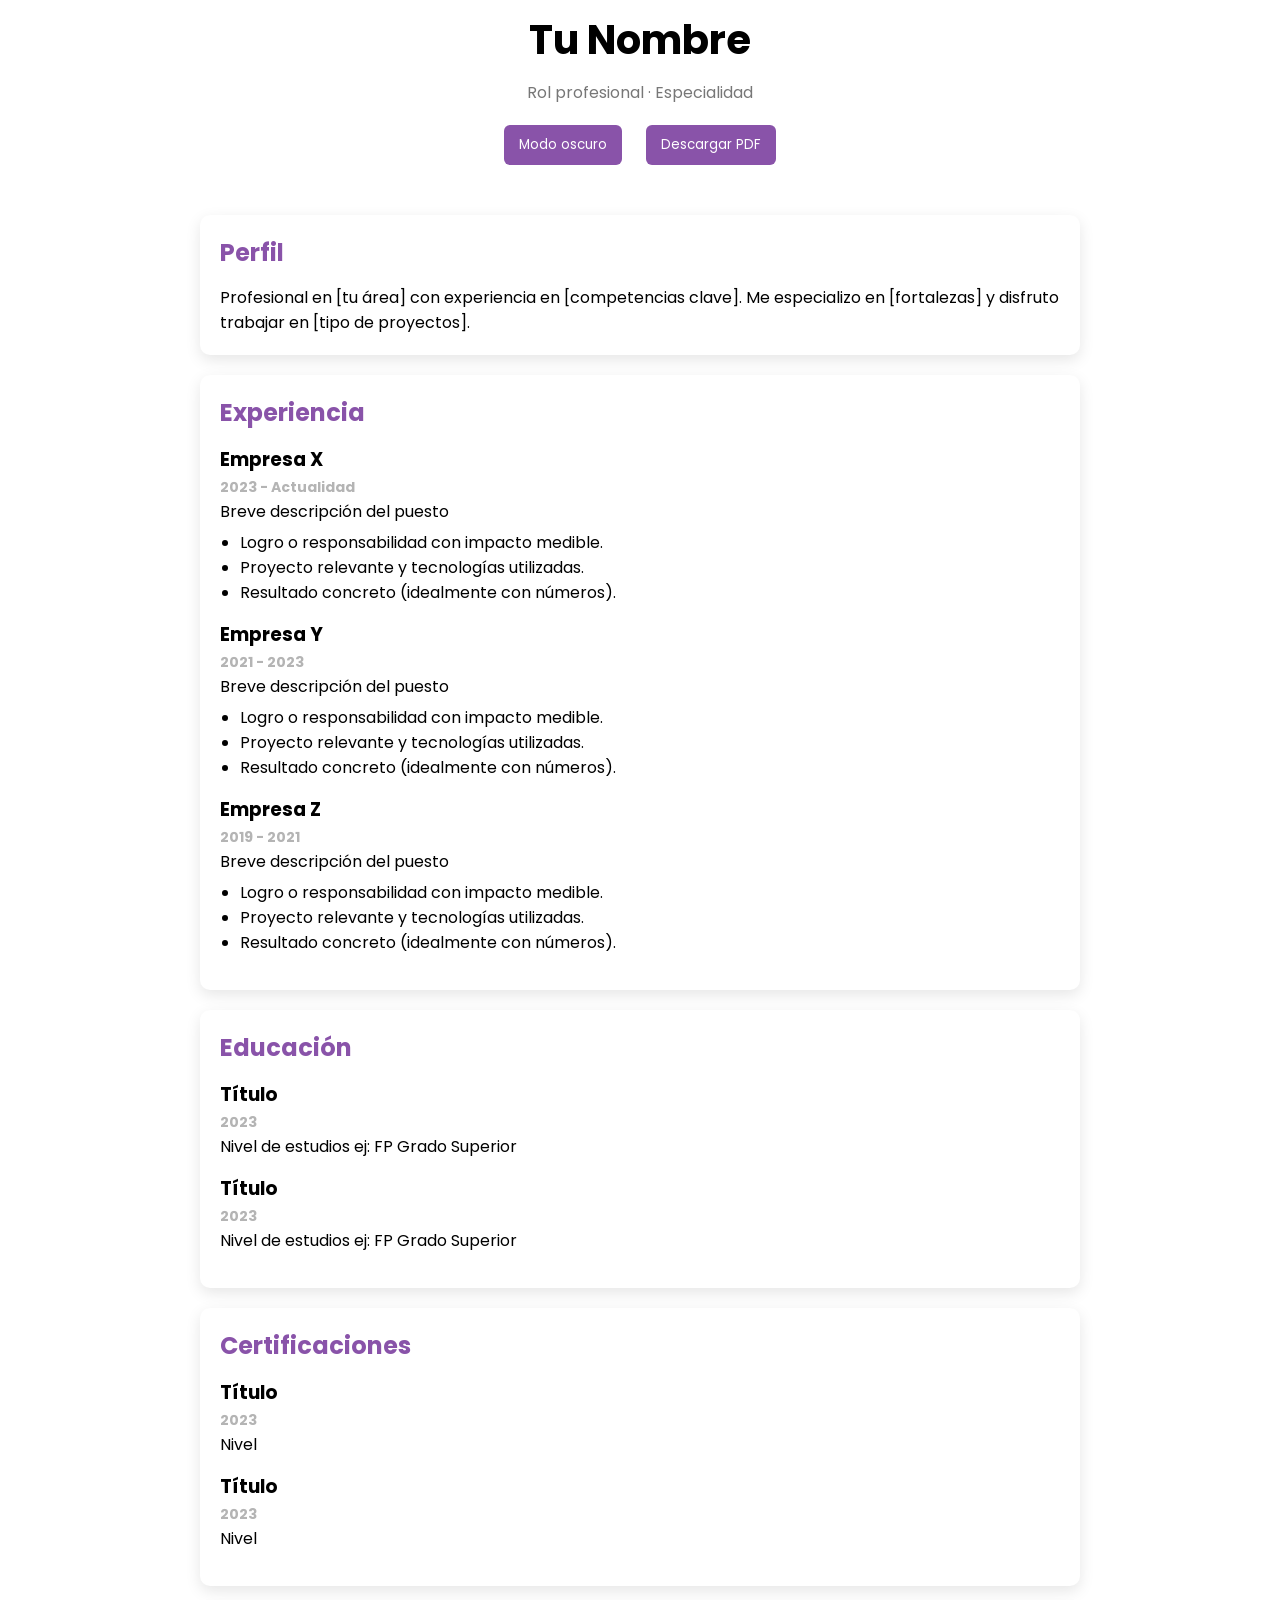
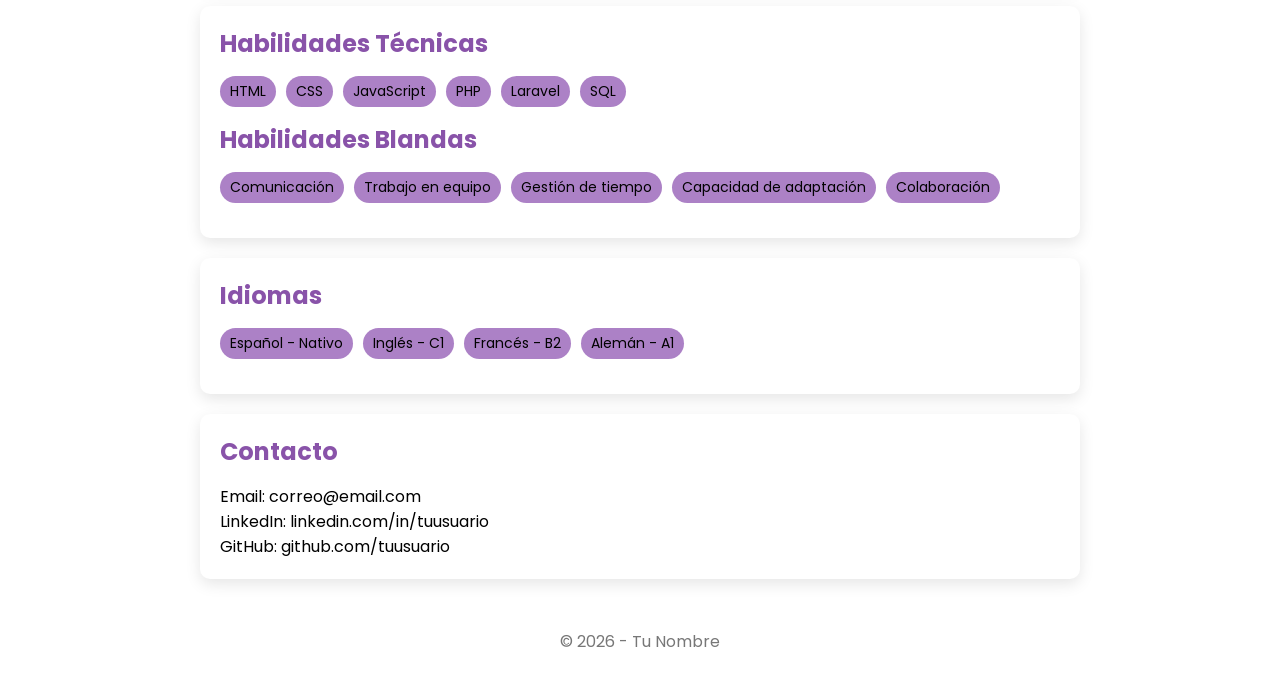
<file: cv_templates/cv_moderno/index.html>
<!DOCTYPE html>
<html lang="es">

<head>
    <meta charset="UTF-8">
    <meta name="viewport" content="width=device-width, initial-scale=1.0">
    <title>CV - Moderno</title>
    <link rel="stylesheet" href="styles.css">
    <link href="https://fonts.googleapis.com/css2?family=Poppins:wght@300;400;600&display=swap" rel="stylesheet">
</head>

<body>

    <header>
        <div class="container">
            <h1>Tu Nombre</h1>
            <p>Rol profesional · Especialidad</p>

            <div class="buttons">
                <button id="darkMode">Modo oscuro</button>
                <button onclick="window.print()">Descargar PDF</button>
            </div>
        </div>
    </header>

    <main class="container">

        <section class="card">
            <h2>Perfil</h2>
            <p>
                Profesional en [tu área] con experiencia en [competencias clave]. Me especializo en [fortalezas]
                y disfruto trabajar en [tipo de proyectos].
            </p>
        </section>

        <section class="card">
            <h2>Experiencia</h2>

            <div class="item">
                <h3>Empresa X</h3>
                <span>2023 - Actualidad</span>
                <p>Breve descripción del puesto</p>
                <ul id="list">
                    <li>Logro o responsabilidad con impacto medible.</li>
                    <li>Proyecto relevante y tecnologías utilizadas.</li>
                    <li>Resultado concreto (idealmente con números).</li>
                </ul>
            </div>

            <div class="item">
                <h3>Empresa Y</h3>
                <span>2021 - 2023</span>
                <p>Breve descripción del puesto</p>
                <ul id="list">
                    <li>Logro o responsabilidad con impacto medible.</li>
                    <li>Proyecto relevante y tecnologías utilizadas.</li>
                    <li>Resultado concreto (idealmente con números).</li>
                </ul>
            </div>

            <div class="item">
                <h3>Empresa Z</h3>
                <span>2019 - 2021</span>
                <p>Breve descripción del puesto</p>
                <ul id="list">
                    <li>Logro o responsabilidad con impacto medible.</li>
                    <li>Proyecto relevante y tecnologías utilizadas.</li>
                    <li>Resultado concreto (idealmente con números).</li>
                </ul>
            </div>

        </section>

        <section class="card">
            <h2>Educación</h2>
            <div class="item">
                <h3>Título</h3>
                <span>2023</span>
                <p>Nivel de estudios ej: FP Grado Superior</p>
            </div>
            <div class="item">
                <h3>Título</h3>
                <span>2023</span>
                <p>Nivel de estudios ej: FP Grado Superior</p>
            </div>
        </section>

        <section class="card">
            <h2>Certificaciones</h2>
            <div class="item">
                <h3>Título</h3>
                <span>2023</span>
                <p>Nivel </p>
            </div>
            <div class="item">
                <h3>Título</h3>
                <span>2023</span>
                <p>Nivel </p>
            </div>
        </section>

        <section class="card">
            <h2>Habilidades Técnicas</h2>
            <div class="skills">
                <span>HTML</span>
                <span>CSS</span>
                <span>JavaScript</span>
                <span>PHP</span>
                <span>Laravel</span>
                <span>SQL</span>
            </div>
            <h2>Habilidades Blandas</h2>
            <div class="skills">
                <span>Comunicación</span>
                <span>Trabajo en equipo</span>
                <span>Gestión de tiempo</span>
                <span>Capacidad de adaptación</span>
                <span>Colaboración</span>
            </div>
        </section>

        <section class="card">
            <h2>Idiomas</h2>
            <div class="skills">
                <span>Español - Nativo</span>
                <span>Inglés - C1</span>
                <span>Francés - B2</span>
                <span>Alemán - A1</span>
            </div>
        </section>

        <section class="card">
            <h2>Contacto</h2>
            <p>Email: correo@email.com</p>
            <p>LinkedIn: linkedin.com/in/tuusuario</p>
            <p>GitHub: github.com/tuusuario</p>
        </section>

    </main>

    <footer>
        <p>© 2026 - Tu Nombre</p>
    </footer>

    <script src="script.js"></script>

</body>

</html>
</file>
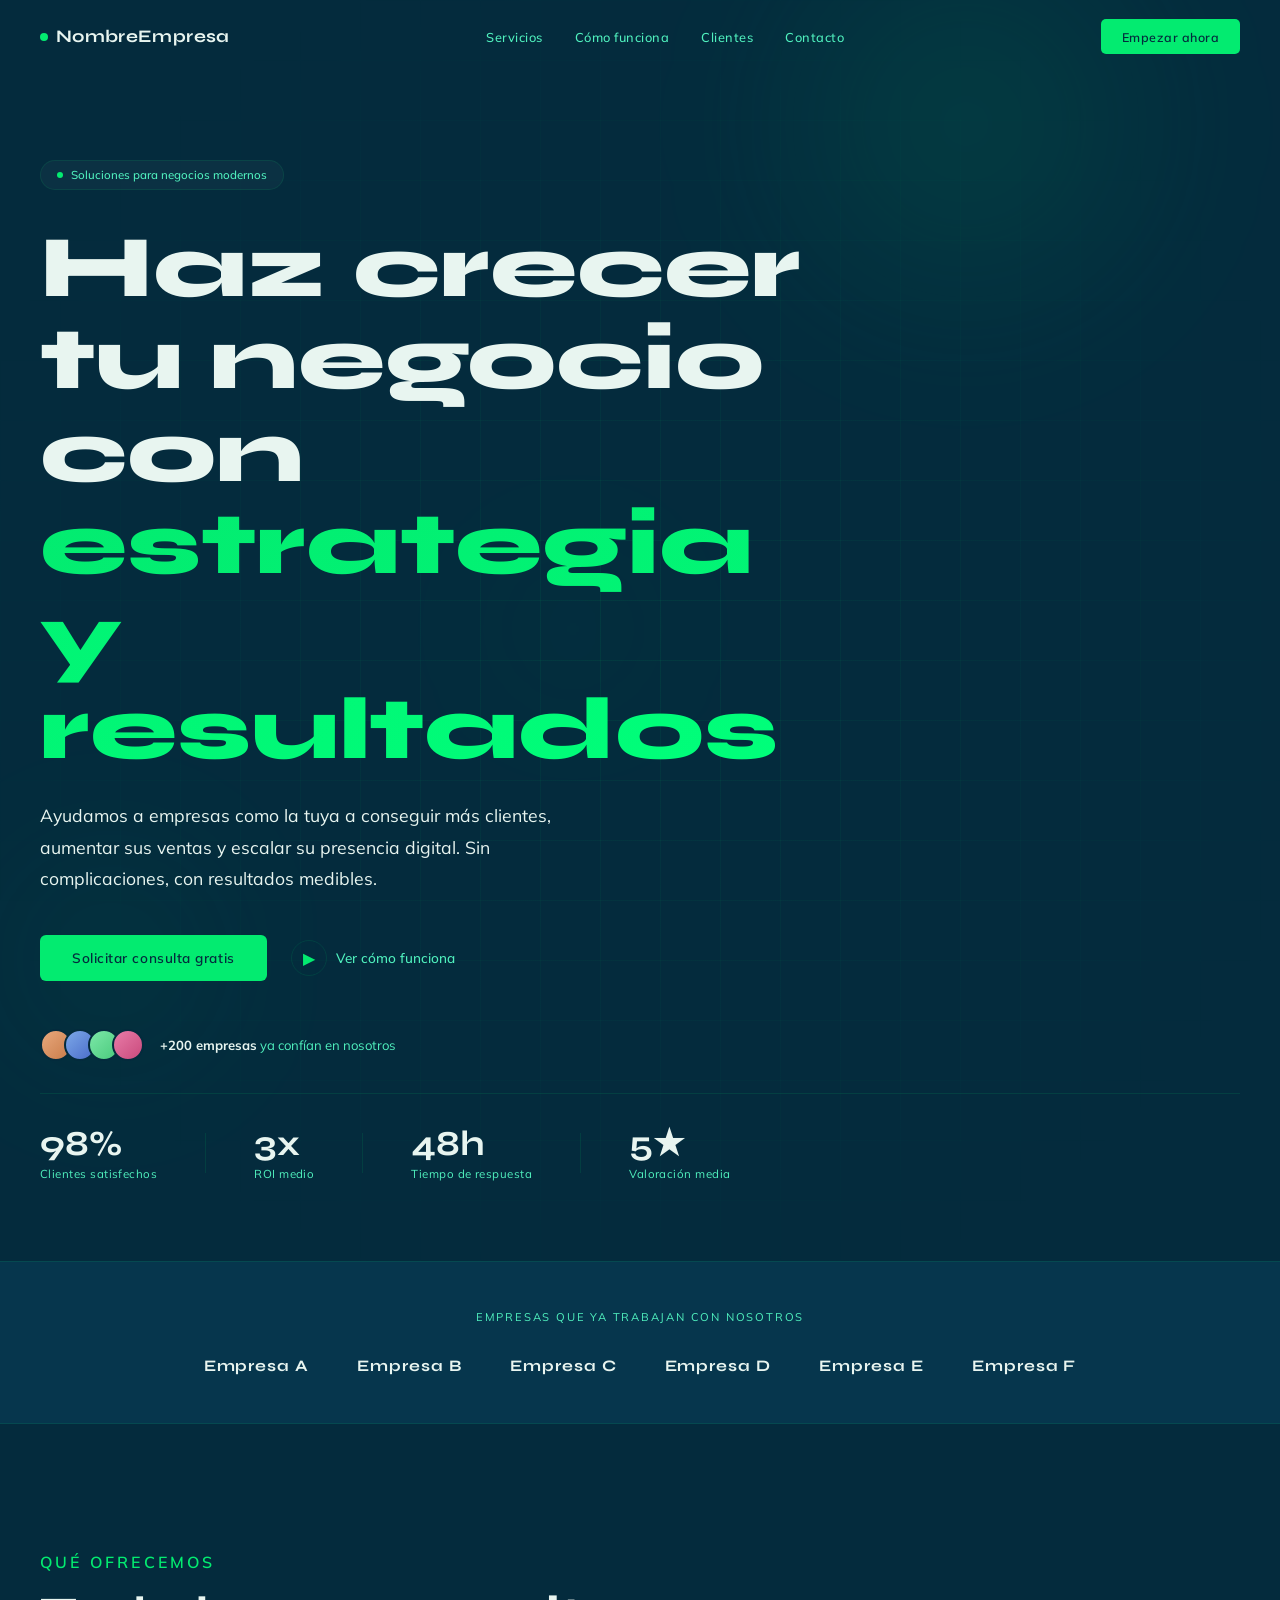
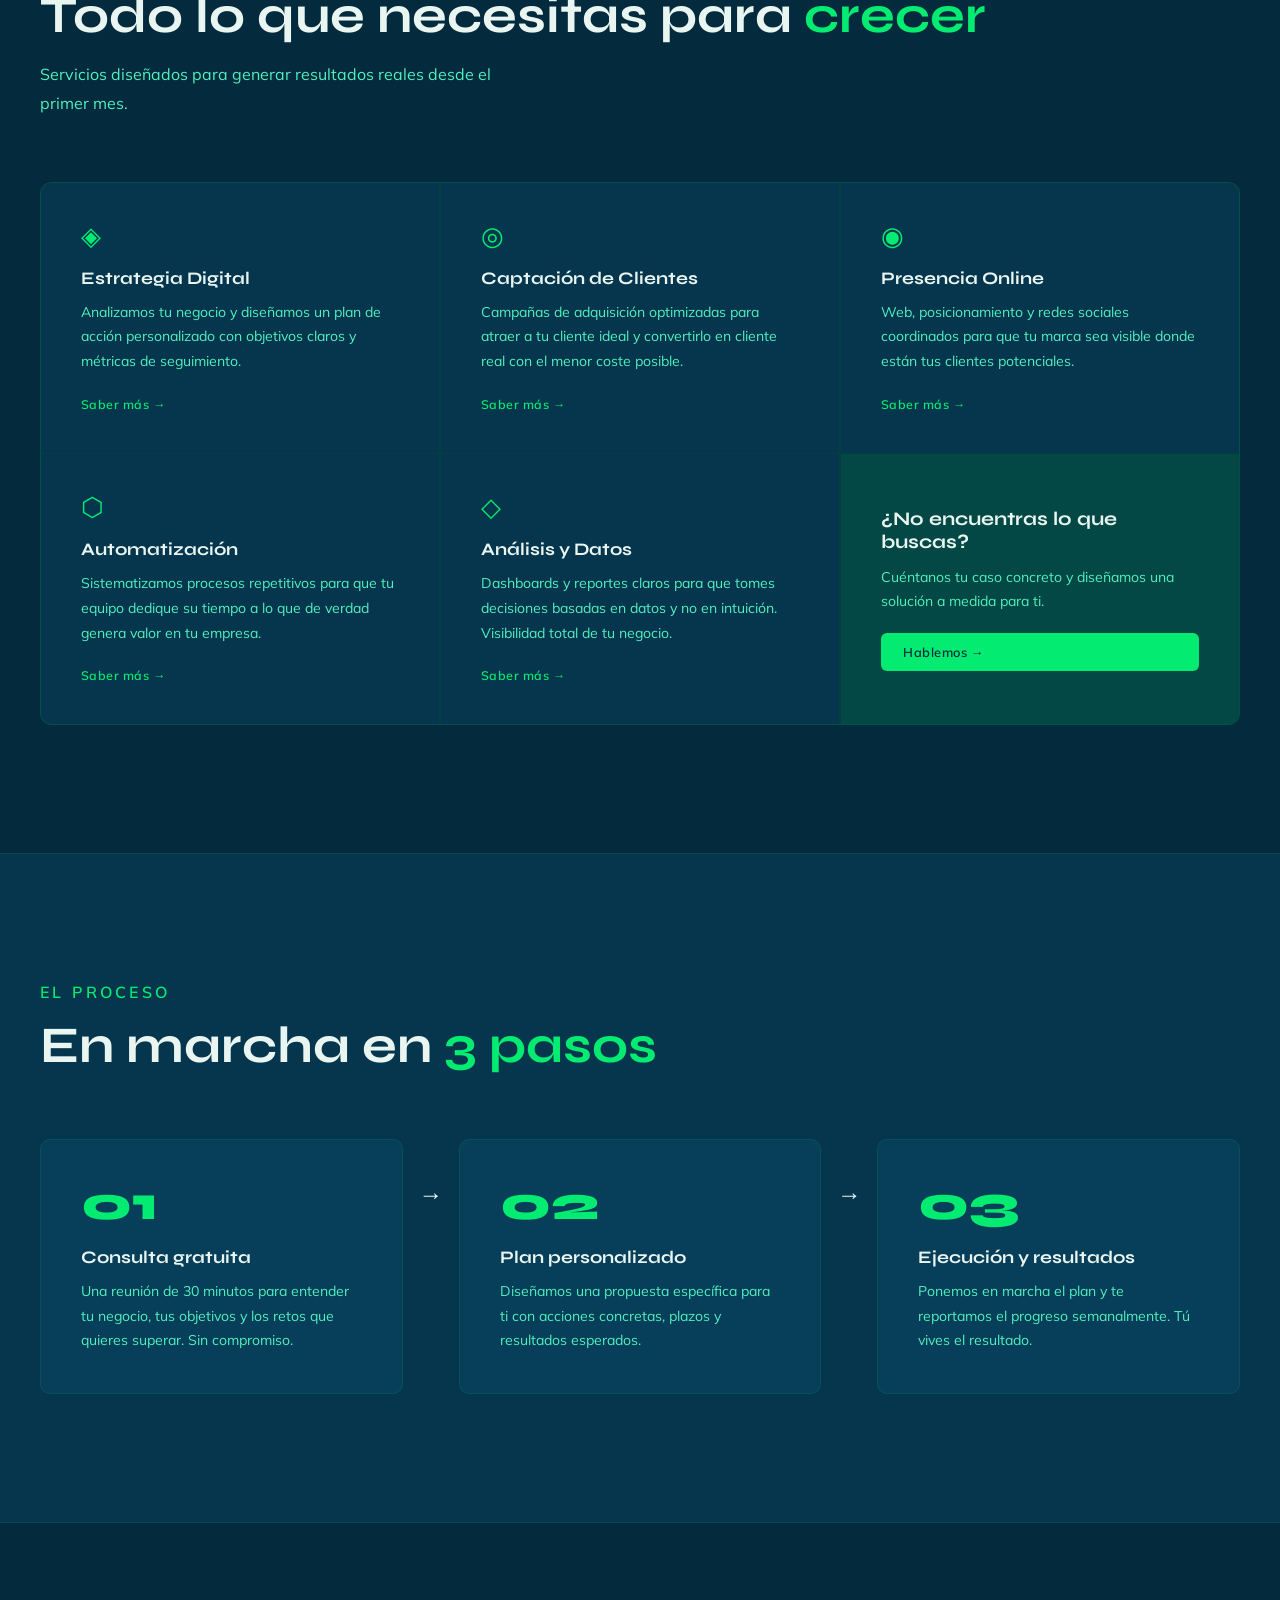
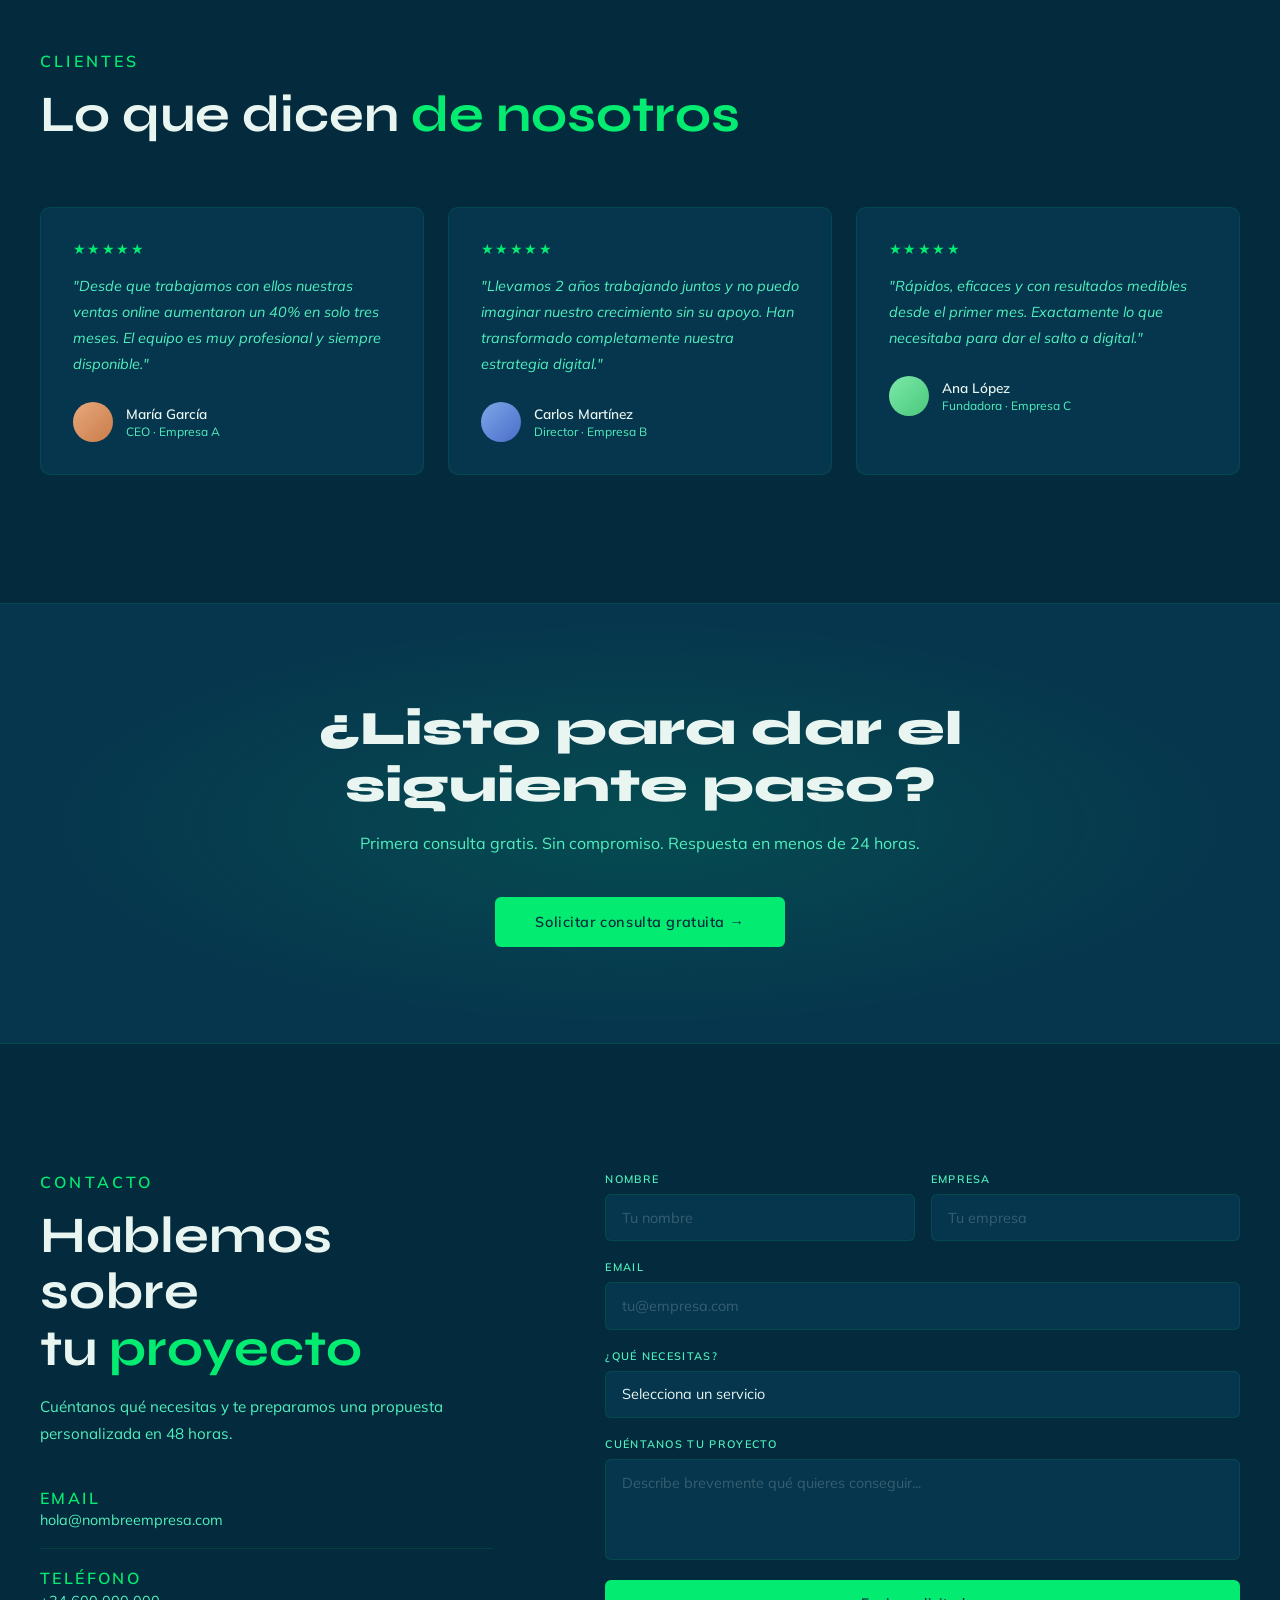
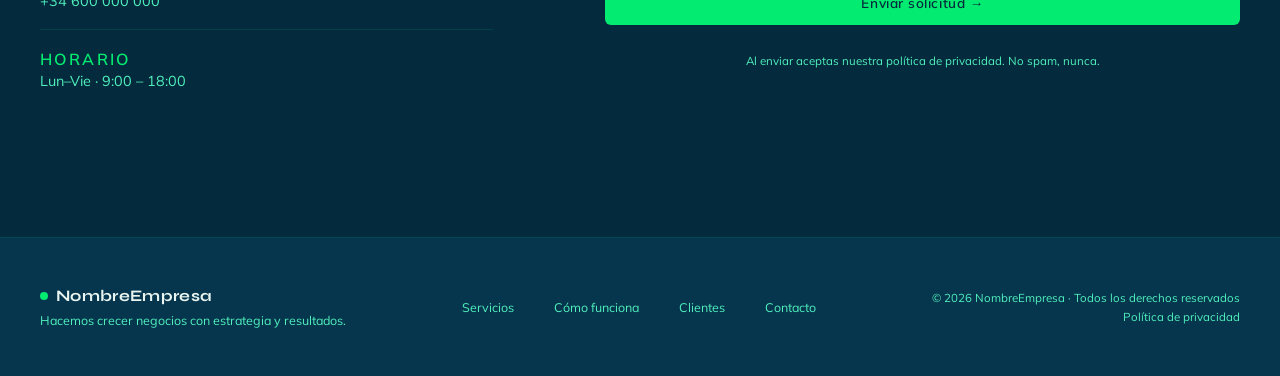
<file: landing_pages/landing-servicios/index.html>
<!DOCTYPE html>
<html lang="es">
<head>
  <meta charset="UTF-8">
  <meta name="viewport" content="width=device-width, initial-scale=1.0">
  <title>NombreEmpresa — Soluciones para tu negocio</title>
  <link rel="preconnect" href="https://fonts.googleapis.com">
  <link rel="preconnect" href="https://fonts.gstatic.com" crossorigin>
  <link href="https://fonts.googleapis.com/css2?family=Syne:wght@400;500;600;700;800&family=Mulish:wght@300;400;500;600&display=swap" rel="stylesheet">
  <link rel="stylesheet" href="styles.css">
</head>
<body>

  <!-- HEADER -->
  <header id="header">
    <div class="header-inner">
      <a href="#" class="logo">
        <span class="logo-dot"></span>
        NombreEmpresa
      </a>
      <nav class="nav">
        <a href="#servicios" class="nav-link">Servicios</a>
        <a href="#como-funciona" class="nav-link">Cómo funciona</a>
        <a href="#testimonios" class="nav-link">Clientes</a>
        <a href="#contacto" class="nav-link">Contacto</a>
      </nav>
      <a href="#contacto" class="btn-nav">Empezar ahora</a>
      <button class="hamburger" id="hamburger" aria-label="Menú">
        <span></span><span></span><span></span>
      </button>
    </div>
  </header>

  <!-- MOBILE NAV -->
  <div class="mobile-nav" id="mobile-nav">
    <a href="#servicios">Servicios</a>
    <a href="#como-funciona">Cómo funciona</a>
    <a href="#testimonios">Clientes</a>
    <a href="#contacto">Contacto</a>
    <a href="#contacto" class="btn-mobile-cta">Empezar ahora →</a>
  </div>

  <!-- HERO -->
  <section class="hero">
    <div class="hero-bg">
      <div class="hero-grid"></div>
      <div class="blob b1"></div>
      <div class="blob b2"></div>
      <div class="blob b3"></div>
    </div>
    <div class="hero-inner">
      <div class="hero-badge reveal">
        <span class="badge-dot"></span>
        Soluciones para negocios modernos
      </div>
      <h1 class="hero-title reveal">
        Haz crecer tu negocio con<br>
        <span class="hero-highlight">estrategia y resultados</span>
      </h1>
      <p class="hero-sub reveal">
        Ayudamos a empresas como la tuya a conseguir más clientes, aumentar sus ventas y escalar su presencia digital. Sin complicaciones, con resultados medibles.
      </p>
      <div class="hero-ctas reveal">
        <a href="#contacto" class="btn-primary">Solicitar consulta gratis</a>
        <a href="#como-funciona" class="btn-ghost">
          <span class="play-icon">▶</span>
          Ver cómo funciona
        </a>
      </div>
      <div class="hero-trust reveal">
        <div class="trust-avatars">
          <span class="avatar av1"></span>
          <span class="avatar av2"></span>
          <span class="avatar av3"></span>
          <span class="avatar av4"></span>
        </div>
        <p class="trust-text"><strong>+200 empresas</strong> ya confían en nosotros</p>
      </div>
    </div>
    <div class="hero-stats reveal">
      <div class="hstat">
        <span class="hstat-n">98%</span>
        <span class="hstat-l">Clientes satisfechos</span>
      </div>
      <div class="hstat-div"></div>
      <div class="hstat">
        <span class="hstat-n">3x</span>
        <span class="hstat-l">ROI medio</span>
      </div>
      <div class="hstat-div"></div>
      <div class="hstat">
        <span class="hstat-n">48h</span>
        <span class="hstat-l">Tiempo de respuesta</span>
      </div>
      <div class="hstat-div"></div>
      <div class="hstat">
        <span class="hstat-n">5★</span>
        <span class="hstat-l">Valoración media</span>
      </div>
    </div>
  </section>

  <!-- LOGOS -->
  <section class="logos">
    <p class="logos-label">Empresas que ya trabajan con nosotros</p>
    <div class="logos-row">
      <span class="logo-item">Empresa A</span>
      <span class="logo-item">Empresa B</span>
      <span class="logo-item">Empresa C</span>
      <span class="logo-item">Empresa D</span>
      <span class="logo-item">Empresa E</span>
      <span class="logo-item">Empresa F</span>
    </div>
  </section>

  <!-- PROPUESTA DE VALOR -->
  <section class="value" id="servicios">
    <div class="value-inner">
      <div class="value-head reveal">
        <span class="section-tag">Qué ofrecemos</span>
        <h2 class="section-title">Todo lo que necesitas para <em>crecer</em></h2>
        <p class="section-sub">Servicios diseñados para generar resultados reales desde el primer mes.</p>
      </div>
      <div class="value-grid">

        <div class="vcard reveal">
          <div class="vcard-icon">◈</div>
          <h3>Estrategia Digital</h3>
          <p>Analizamos tu negocio y diseñamos un plan de acción personalizado con objetivos claros y métricas de seguimiento.</p>
          <a href="#contacto" class="vcard-link">Saber más →</a>
        </div>

        <div class="vcard reveal">
          <div class="vcard-icon">◎</div>
          <h3>Captación de Clientes</h3>
          <p>Campañas de adquisición optimizadas para atraer a tu cliente ideal y convertirlo en cliente real con el menor coste posible.</p>
          <a href="#contacto" class="vcard-link">Saber más →</a>
        </div>

        <div class="vcard reveal">
          <div class="vcard-icon">◉</div>
          <h3>Presencia Online</h3>
          <p>Web, posicionamiento y redes sociales coordinados para que tu marca sea visible donde están tus clientes potenciales.</p>
          <a href="#contacto" class="vcard-link">Saber más →</a>
        </div>

        <div class="vcard reveal">
          <div class="vcard-icon">⬡</div>
          <h3>Automatización</h3>
          <p>Sistematizamos procesos repetitivos para que tu equipo dedique su tiempo a lo que de verdad genera valor en tu empresa.</p>
          <a href="#contacto" class="vcard-link">Saber más →</a>
        </div>

        <div class="vcard reveal">
          <div class="vcard-icon">◇</div>
          <h3>Análisis y Datos</h3>
          <p>Dashboards y reportes claros para que tomes decisiones basadas en datos y no en intuición. Visibilidad total de tu negocio.</p>
          <a href="#contacto" class="vcard-link">Saber más →</a>
        </div>

        <div class="vcard vcard-cta reveal">
          <h3>¿No encuentras lo que buscas?</h3>
          <p>Cuéntanos tu caso concreto y diseñamos una solución a medida para ti.</p>
          <a href="#contacto" class="btn-primary sm">Hablemos →</a>
        </div>

      </div>
    </div>
  </section>

  <!-- CÓMO FUNCIONA -->
  <section class="how" id="como-funciona">
    <div class="how-inner">
      <div class="how-head reveal">
        <span class="section-tag">El proceso</span>
        <h2 class="section-title">En marcha en <em>3 pasos</em></h2>
      </div>
      <div class="how-steps">

        <div class="step reveal">
          <div class="step-num">01</div>
          <div class="step-body">
            <h3>Consulta gratuita</h3>
            <p>Una reunión de 30 minutos para entender tu negocio, tus objetivos y los retos que quieres superar. Sin compromiso.</p>
          </div>
        </div>

        <div class="step-arrow reveal">→</div>

        <div class="step reveal">
          <div class="step-num">02</div>
          <div class="step-body">
            <h3>Plan personalizado</h3>
            <p>Diseñamos una propuesta específica para ti con acciones concretas, plazos y resultados esperados.</p>
          </div>
        </div>

        <div class="step-arrow reveal">→</div>

        <div class="step reveal">
          <div class="step-num">03</div>
          <div class="step-body">
            <h3>Ejecución y resultados</h3>
            <p>Ponemos en marcha el plan y te reportamos el progreso semanalmente. Tú vives el resultado.</p>
          </div>
        </div>

      </div>
    </div>
  </section>

  <!-- TESTIMONIOS -->
  <section class="testimonials" id="testimonios">
    <div class="test-inner">
      <div class="test-head reveal">
        <span class="section-tag">Clientes</span>
        <h2 class="section-title">Lo que dicen <em>de nosotros</em></h2>
      </div>
      <div class="test-grid">

        <div class="tcard reveal">
          <div class="tcard-stars">★★★★★</div>
          <p class="tcard-text">"Desde que trabajamos con ellos nuestras ventas online aumentaron un 40% en solo tres meses. El equipo es muy profesional y siempre disponible."</p>
          <div class="tcard-author">
            <span class="tcard-avatar ta1"></span>
            <div>
              <span class="tcard-name">María García</span>
              <span class="tcard-role">CEO · Empresa A</span>
            </div>
          </div>
        </div>

        <div class="tcard reveal">
          <div class="tcard-stars">★★★★★</div>
          <p class="tcard-text">"Llevamos 2 años trabajando juntos y no puedo imaginar nuestro crecimiento sin su apoyo. Han transformado completamente nuestra estrategia digital."</p>
          <div class="tcard-author">
            <span class="tcard-avatar ta2"></span>
            <div>
              <span class="tcard-name">Carlos Martínez</span>
              <span class="tcard-role">Director · Empresa B</span>
            </div>
          </div>
        </div>

        <div class="tcard reveal">
          <div class="tcard-stars">★★★★★</div>
          <p class="tcard-text">"Rápidos, eficaces y con resultados medibles desde el primer mes. Exactamente lo que necesitaba para dar el salto a digital."</p>
          <div class="tcard-author">
            <span class="tcard-avatar ta3"></span>
            <div>
              <span class="tcard-name">Ana López</span>
              <span class="tcard-role">Fundadora · Empresa C</span>
            </div>
          </div>
        </div>

      </div>
    </div>
  </section>

  <!-- CTA BANNER -->
  <section class="cta-banner">
    <div class="cta-inner reveal">
      <h2 class="cta-title">¿Listo para dar el siguiente paso?</h2>
      <p class="cta-sub">Primera consulta gratis. Sin compromiso. Respuesta en menos de 24 horas.</p>
      <a href="#contacto" class="btn-primary lg">Solicitar consulta gratuita →</a>
    </div>
  </section>

  <!-- CONTACTO -->
  <section class="contact" id="contacto">
    <div class="contact-inner">
      <div class="contact-left reveal">
        <span class="section-tag">Contacto</span>
        <h2 class="section-title">Hablemos sobre<br>tu <em>proyecto</em></h2>
        <p class="contact-sub">Cuéntanos qué necesitas y te preparamos una propuesta personalizada en 48 horas.</p>
        <div class="contact-info">
          <div class="cinfo-item">
            <span class="cinfo-label">Email</span>
            <a href="mailto:hola@nombreempresa.com" class="cinfo-val">hola@nombreempresa.com</a>
          </div>
          <div class="cinfo-item">
            <span class="cinfo-label">Teléfono</span>
            <a href="tel:+34600000000" class="cinfo-val">+34 600 000 000</a>
          </div>
          <div class="cinfo-item">
            <span class="cinfo-label">Horario</span>
            <span class="cinfo-val">Lun–Vie · 9:00 – 18:00</span>
          </div>
        </div>
      </div>
      <form class="contact-form reveal" id="contact-form">
        <div class="form-row">
          <div class="form-field">
            <label for="nombre">Nombre</label>
            <input type="text" id="nombre" placeholder="Tu nombre">
          </div>
          <div class="form-field">
            <label for="empresa">Empresa</label>
            <input type="text" id="empresa" placeholder="Tu empresa">
          </div>
        </div>
        <div class="form-field">
          <label for="email">Email</label>
          <input type="email" id="email" placeholder="tu@empresa.com">
        </div>
        <div class="form-field">
          <label for="servicio">¿Qué necesitas?</label>
          <select id="servicio">
            <option value="" disabled selected>Selecciona un servicio</option>
            <option>Estrategia Digital</option>
            <option>Captación de Clientes</option>
            <option>Presencia Online</option>
            <option>Automatización</option>
            <option>Análisis y Datos</option>
            <option>Otro / No sé todavía</option>
          </select>
        </div>
        <div class="form-field">
          <label for="mensaje">Cuéntanos tu proyecto</label>
          <textarea id="mensaje" rows="4" placeholder="Describe brevemente qué quieres conseguir..."></textarea>
        </div>
        <button type="submit" class="btn-primary full">Enviar solicitud →</button>
        <p class="form-note">Al enviar aceptas nuestra política de privacidad. No spam, nunca.</p>
      </form>
    </div>
  </section>

  <!-- FOOTER -->
  <footer class="footer">
    <div class="footer-inner">
      <div class="footer-brand">
        <a href="#" class="logo footer-logo">
          <span class="logo-dot"></span>
          NombreEmpresa
        </a>
        <p class="footer-tagline">Hacemos crecer negocios con estrategia y resultados.</p>
      </div>
      <nav class="footer-nav">
        <a href="#servicios">Servicios</a>
        <a href="#como-funciona">Cómo funciona</a>
        <a href="#testimonios">Clientes</a>
        <a href="#contacto">Contacto</a>
      </nav>
      <div class="footer-legal">
        <p>© 2026 NombreEmpresa · Todos los derechos reservados</p>
        <a href="#">Política de privacidad</a>
      </div>
    </div>
  </footer>

  <script src="script.js"></script>
</body>
</html>
</file>
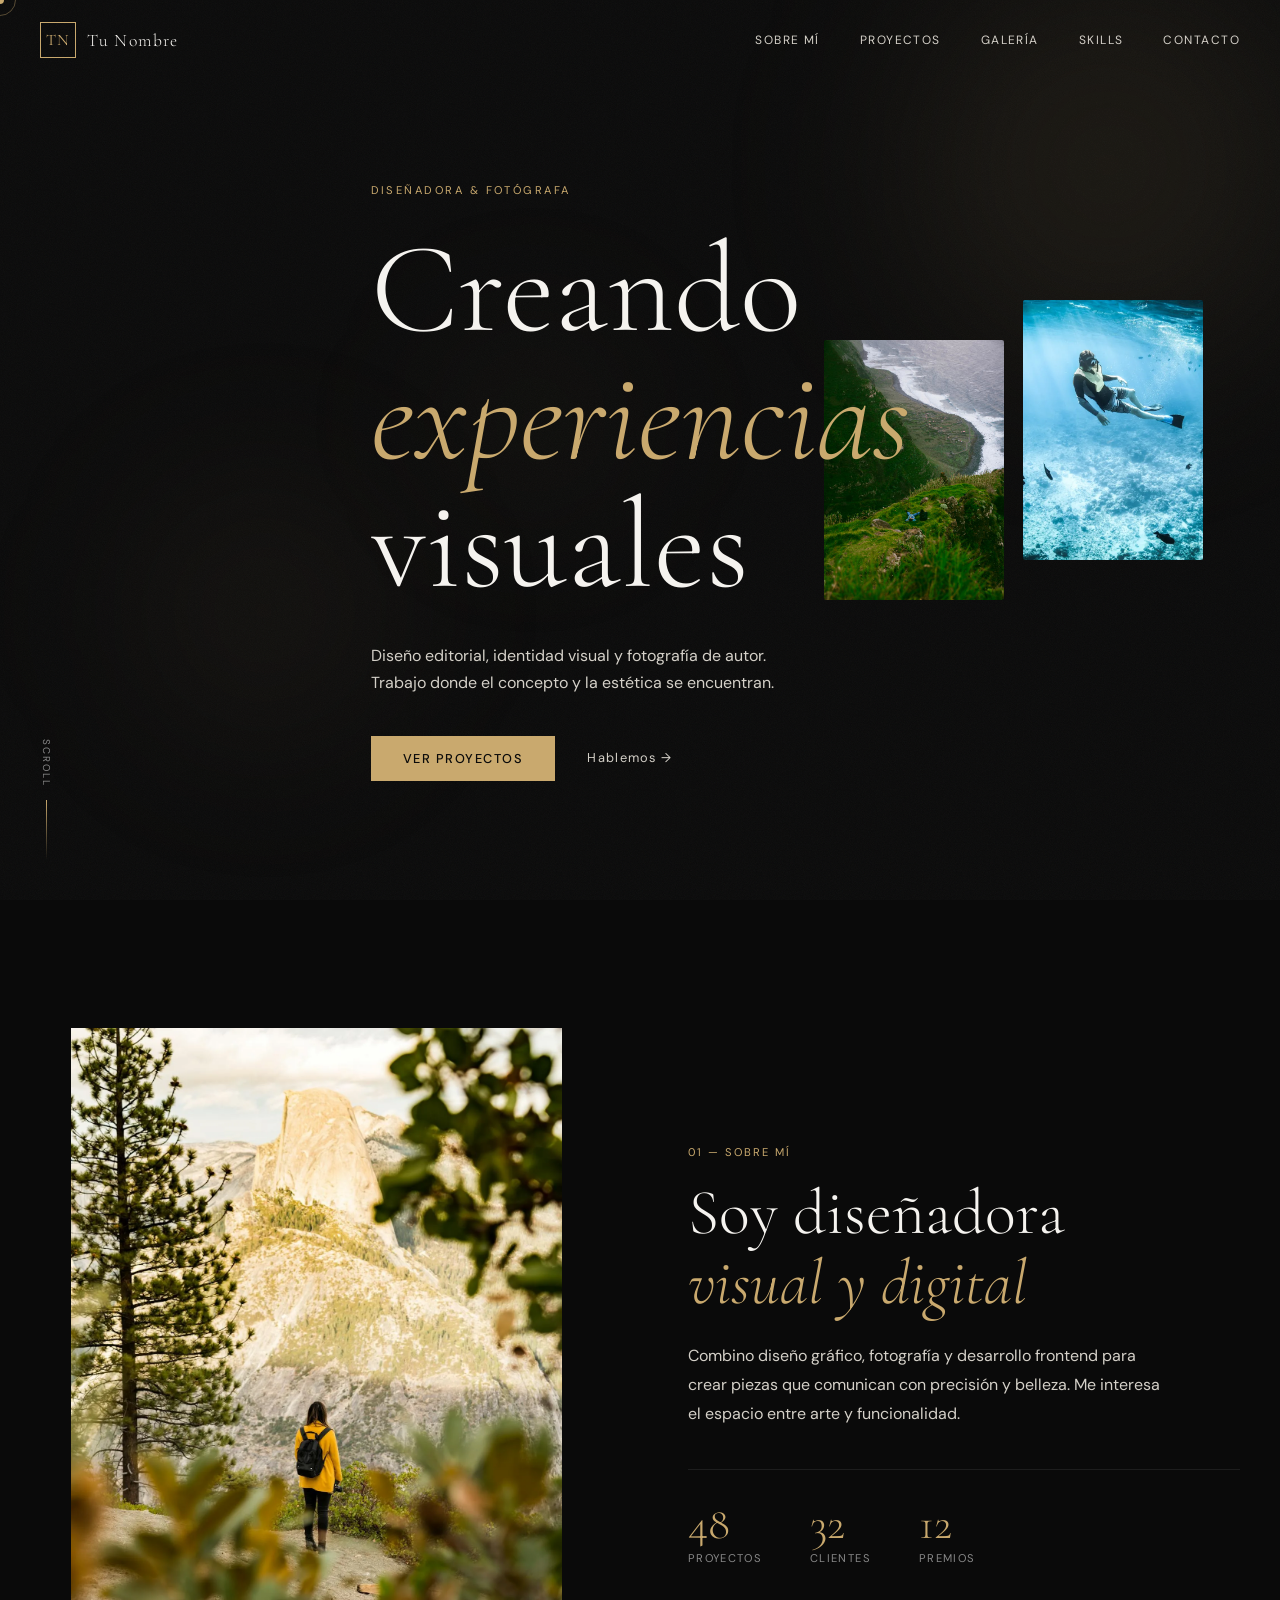
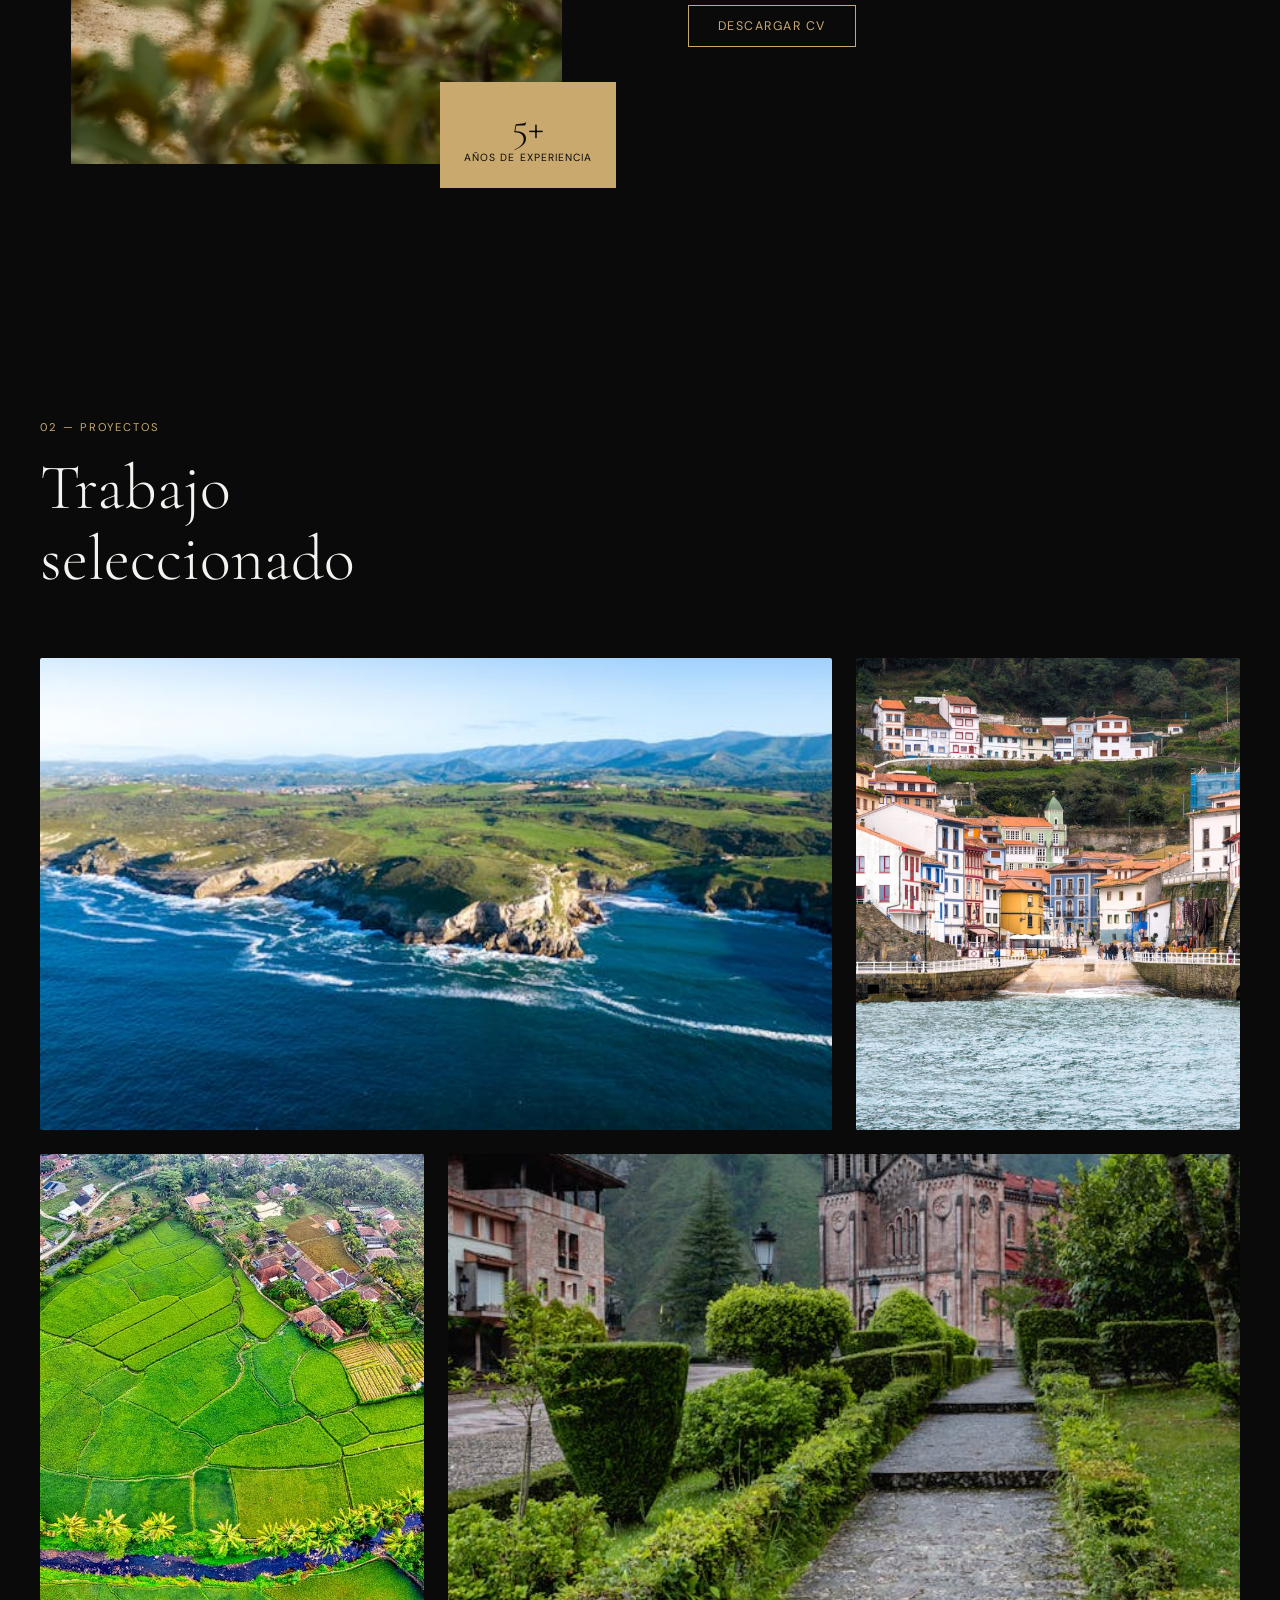
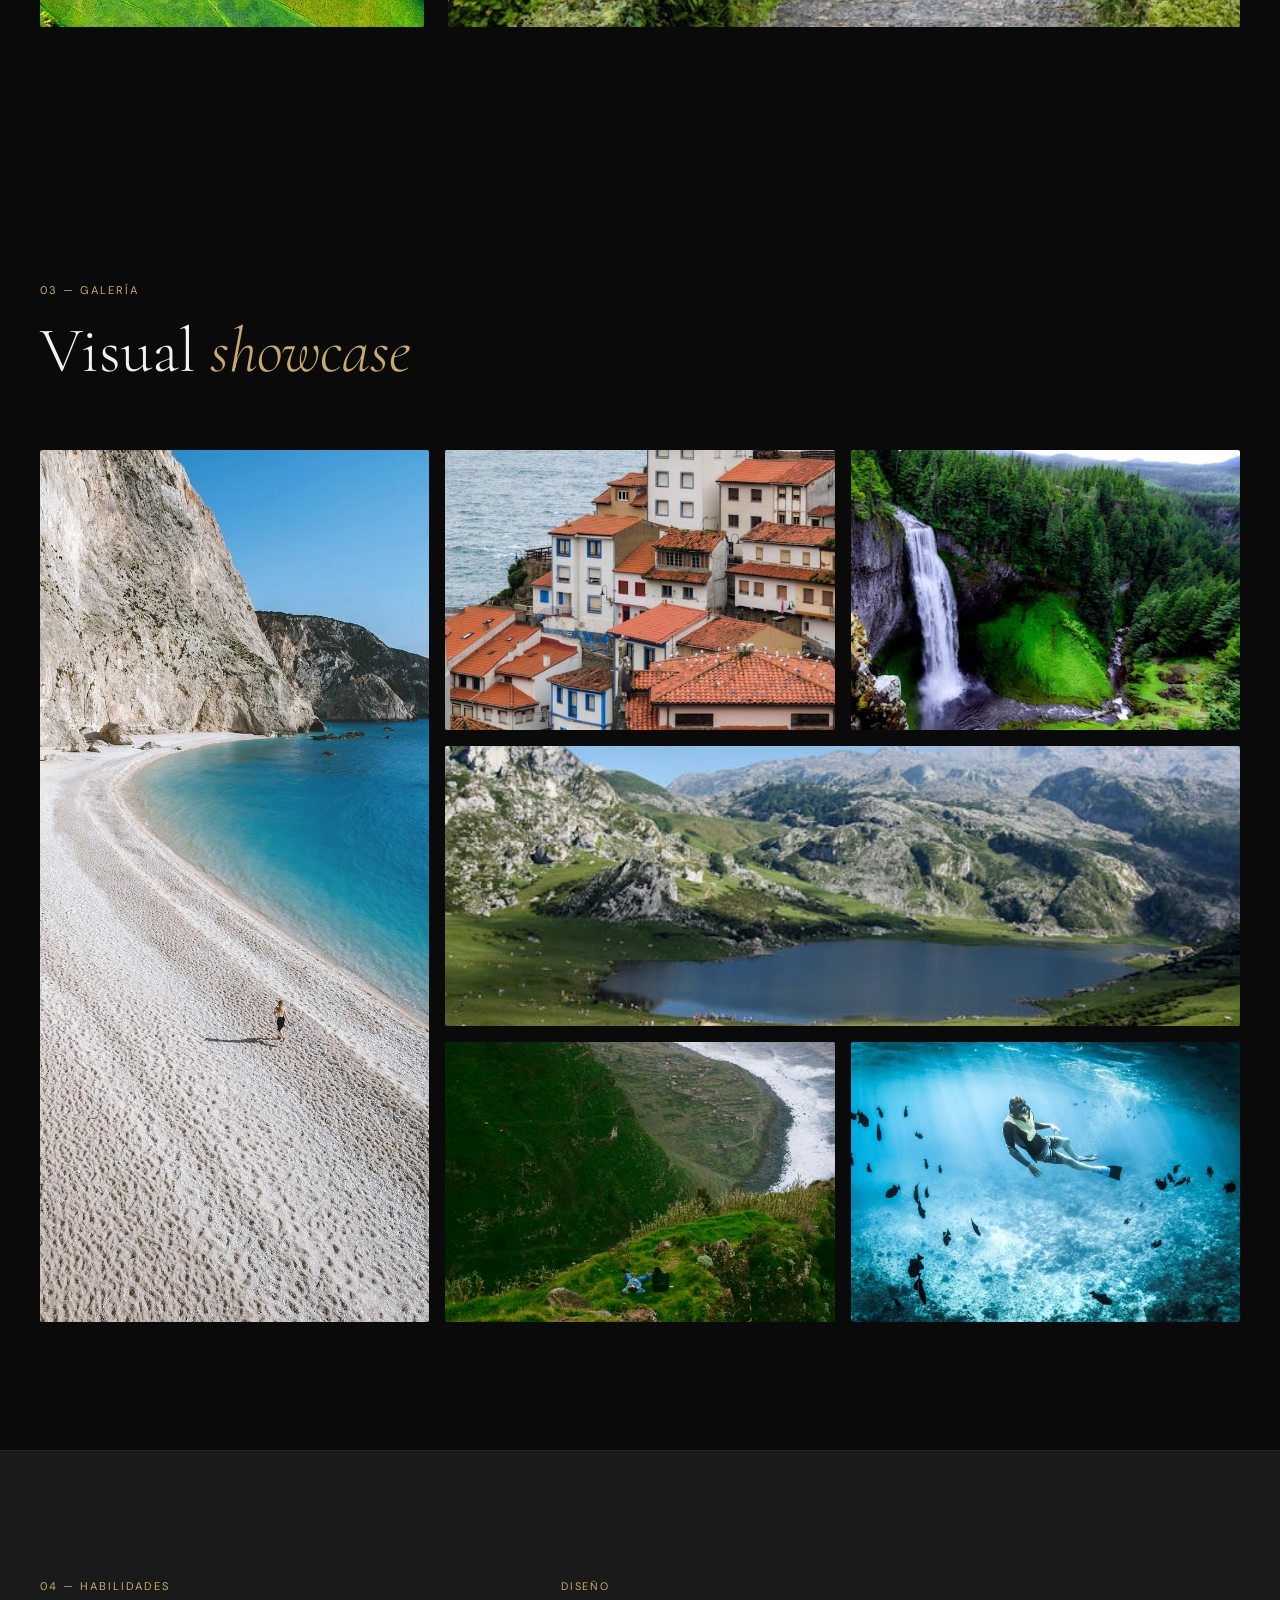
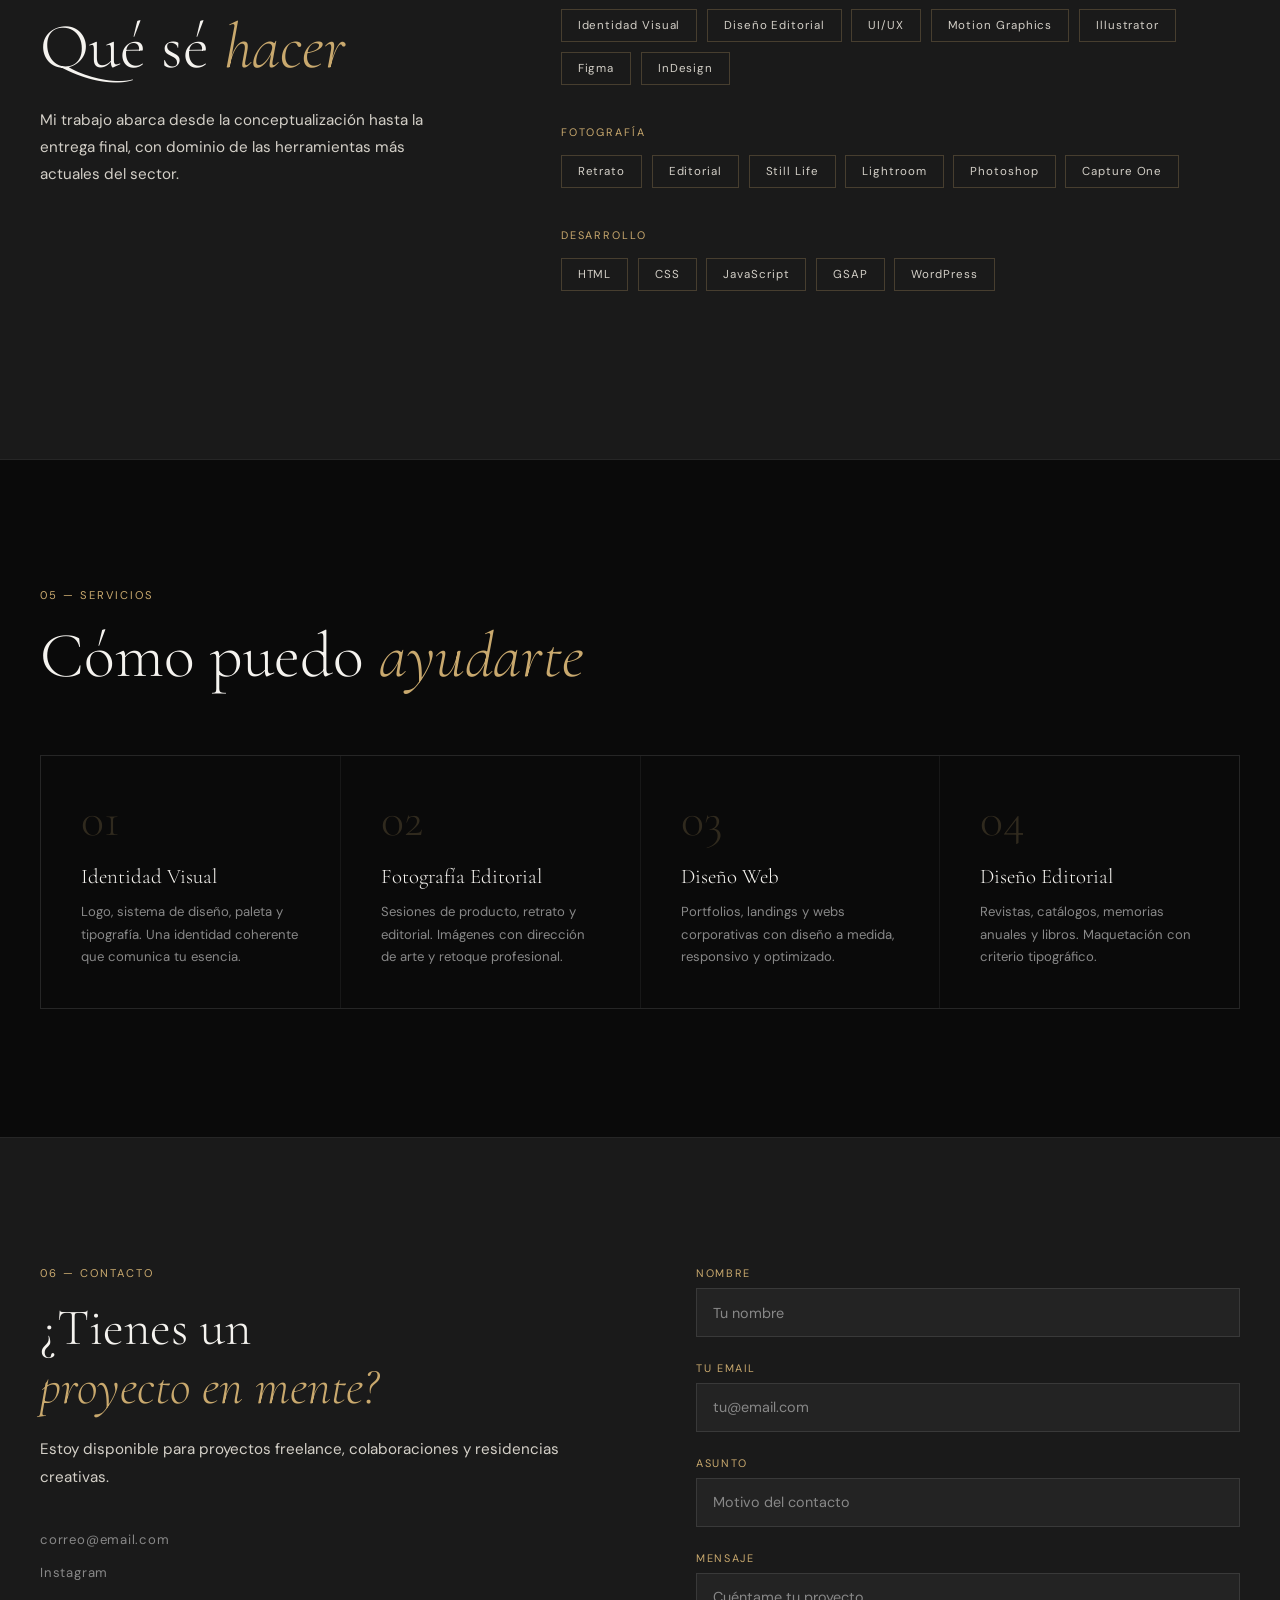
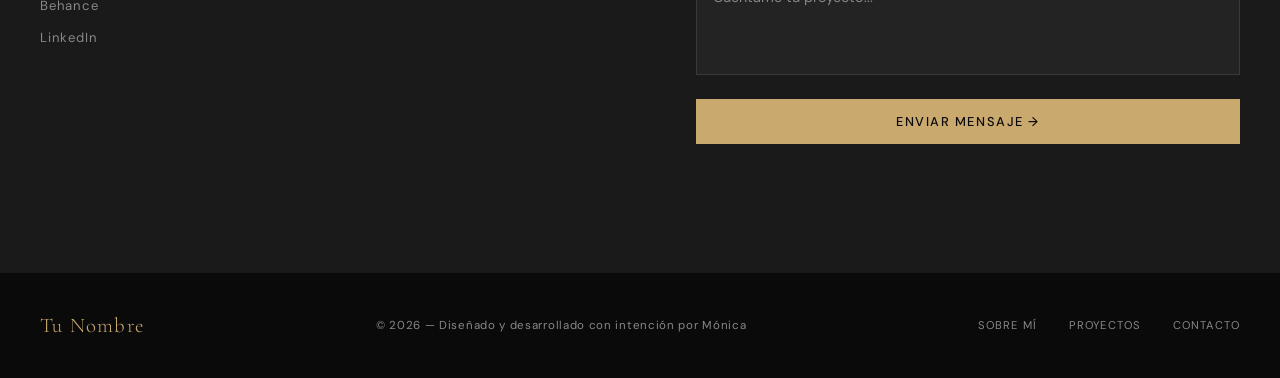
<file: porfolio_templates/porfolio_creativo/index.html>
<!DOCTYPE html>
<html lang="es">

<head>
  <meta charset="UTF-8">
  <meta name="viewport" content="width=device-width, initial-scale=1.0">
  <title>Portfolio Creativo — Tu Nombre</title>
  <link rel="preconnect" href="https://fonts.googleapis.com">
  <link rel="preconnect" href="https://fonts.gstatic.com" crossorigin>
  <link
    href="https://fonts.googleapis.com/css2?family=Cormorant+Garamond:ital,wght@0,300;0,400;0,600;1,300;1,400&family=DM+Sans:wght@300;400;500&display=swap"
    rel="stylesheet">
  <link rel="stylesheet" href="styles.css">
</head>

<body>

  <!-- CURSOR PERSONALIZADO -->
  <div class="cursor"></div>
  <div class="cursor-follower"></div>

  <!-- HEADER -->
  <header id="header">
    <div class="header-inner">
      <a href="#" class="logo">
        <span class="logo-initials">TN</span>
        <span class="logo-name">Tu Nombre</span>
      </a>
      <nav class="nav">
        <a href="#sobre-mi" class="nav-link">Sobre mí</a>
        <a href="#proyectos" class="nav-link">Proyectos</a>
        <a href="#galeria" class="nav-link">Galería</a>
        <a href="#skills" class="nav-link">Skills</a>
        <a href="#contacto" class="nav-link">Contacto</a>
      </nav>
      <button class="menu-btn" id="menu-btn" aria-label="Menú">
        <span></span><span></span>
      </button>
    </div>
  </header>

  <!-- MOBILE NAV -->
  <div class="mobile-nav" id="mobile-nav">
    <a href="#sobre-mi" class="mobile-nav-link">Sobre mí</a>
    <a href="#proyectos" class="mobile-nav-link">Proyectos</a>
    <a href="#galeria" class="mobile-nav-link">Galería</a>
    <a href="#skills" class="mobile-nav-link">Skills</a>
    <a href="#contacto" class="mobile-nav-link">Contacto</a>
  </div>

  <!-- HERO -->
  <section class="hero">
    <div class="hero-bg">
      <div class="grain"></div>
      <div class="hero-circle c1"></div>
      <div class="hero-circle c2"></div>
      <div class="hero-circle c3"></div>
    </div>
    <div class="hero-content">
      <p class="hero-eyebrow reveal">Diseñadora &amp; Fotógrafa</p>
      <h1 class="hero-title reveal">
        <span class="line">Creando</span>
        <span class="line italic">experiencias</span>
        <span class="line">visuales</span>
      </h1>
      <p class="hero-sub reveal">Diseño editorial, identidad visual y fotografía de autor.<br>Trabajo donde el concepto
        y la estética se encuentran.</p>
      <div class="hero-actions reveal">
        <button class="btn-primary" id="btn-scroll">Ver proyectos</button>
        <a href="#contacto" class="btn-ghost">Hablemos →</a>
      </div>
    </div>
    <div class="hero-scroll">
      <span>Scroll</span>
      <div class="scroll-line"></div>
    </div>
    <div class="hero-img-float">
      <div class="float-img img1"></div>
      <div class="float-img img2"></div>
    </div>
  </section>

  <!-- SOBRE MÍ -->
  <section class="about" id="sobre-mi">
    <div class="about-inner">
      <div class="about-img-wrap">
        <div class="about-img"></div>
        <div class="about-badge">
          <span class="badge-num">5+</span>
          <span class="badge-txt">años de experiencia</span>
        </div>
      </div>
      <div class="about-text">
        <p class="section-label reveal">01 — Sobre mí</p>
        <h2 class="section-title reveal">Soy diseñadora<br><em>visual y digital</em></h2>
        <p class="about-desc reveal">Combino diseño gráfico, fotografía y desarrollo frontend para crear piezas que
          comunican con precisión y belleza. Me interesa el espacio entre arte y funcionalidad.</p>
        <div class="about-stats reveal">
          <div class="stat">
            <span class="stat-num">48</span>
            <span class="stat-label">Proyectos</span>
          </div>
          <div class="stat">
            <span class="stat-num">32</span>
            <span class="stat-label">Clientes</span>
          </div>
          <div class="stat">
            <span class="stat-num">12</span>
            <span class="stat-label">Premios</span>
          </div>
        </div>
        <a href="/cv_templates/cv_moderno/index.html" class="btn-outline reveal">Descargar CV</a>
      </div>
    </div>
  </section>

  <!-- PROYECTOS -->
  <section class="projects" id="proyectos">
    <div class="projects-header">
      <p class="section-label reveal">02 — Proyectos</p>
      <h2 class="section-title reveal">Trabajo seleccionado</h2>
    </div>
    <div class="projects-grid">

      <article class="project-card large reveal">
        <div class="project-img pi1">
          <div class="project-overlay">
            <span class="project-cat">Identidad Visual</span>
            <h3 class="project-name">Maison Éclat</h3>
            <p class="project-desc">Branding completo para marca de lujo. Tipografía personalizada, paleta cromática y
              sistema de diseño editorial.</p>
            <a href="#" class="project-link">Ver proyecto →</a>
          </div>
        </div>
        <div class="project-meta">
          <span>2024</span>
          <span>Branding · Print</span>
        </div>
      </article>

      <article class="project-card reveal">
        <div class="project-img pi2">
          <div class="project-overlay">
            <span class="project-cat">Fotografía</span>
            <h3 class="project-name">Silhouettes</h3>
            <p class="project-desc">Serie fotográfica editorial publicada en revista internacional.</p>
            <a href="#" class="project-link">Ver proyecto →</a>
          </div>
        </div>
        <div class="project-meta">
          <span>2024</span>
          <span>Fotografía · Editorial</span>
        </div>
      </article>

      <article class="project-card reveal">
        <div class="project-img pi3">
          <div class="project-overlay">
            <span class="project-cat">Web Design</span>
            <h3 class="project-name">Studio Nomi</h3>
            <p class="project-desc">Portfolio web para estudio de arquitectura con animaciones personalizadas.</p>
            <a href="#" class="project-link">Ver proyecto →</a>
          </div>
        </div>
        <div class="project-meta">
          <span>2023</span>
          <span>Web · Motion</span>
        </div>
      </article>

      <article class="project-card large reveal">
        <div class="project-img pi4">
          <div class="project-overlay">
            <span class="project-cat">Diseño Editorial</span>
            <h3 class="project-name">Memoria Anual</h3>
            <p class="project-desc">Diseño de publicación anual de 120 páginas. Dirección de arte, maquetación y
              producción.</p>
            <a href="#" class="project-link">Ver proyecto →</a>
          </div>
        </div>
        <div class="project-meta">
          <span>2023</span>
          <span>Editorial · Print</span>
        </div>
      </article>

    </div>
  </section>

  <!-- GALERÍA -->
  <section class="gallery" id="galeria">
    <div class="gallery-header">
      <p class="section-label reveal">03 — Galería</p>
      <h2 class="section-title reveal">Visual <em>showcase</em></h2>
    </div>
    <div class="gallery-grid">
      <div class="gallery-item gi1 tall reveal">
        <div class="gallery-info">
          <span>Retrato · 2024</span>
          <p>Identidad</p>
        </div>
      </div>
      <div class="gallery-item gi2 reveal">
        <div class="gallery-info">
          <span>Abstracto · 2024</span>
          <p>Textura</p>
        </div>
      </div>
      <div class="gallery-item gi3 reveal">
        <div class="gallery-info">
          <span>Editorial · 2023</span>
          <p>Moda</p>
        </div>
      </div>
      <div class="gallery-item gi4 wide reveal">
        <div class="gallery-info">
          <span>Paisaje · 2024</span>
          <p>Naturaleza</p>
        </div>
      </div>
      <div class="gallery-item gi5 reveal">
        <div class="gallery-info">
          <span>Arquitectura · 2023</span>
          <p>Espacio</p>
        </div>
      </div>
      <div class="gallery-item gi6 reveal">
        <div class="gallery-info">
          <span>Still life · 2024</span>
          <p>Producto</p>
        </div>
      </div>
    </div>
  </section>

  <!-- SKILLS -->
  <section class="skills" id="skills">
    <div class="skills-inner">
      <div class="skills-left">
        <p class="section-label reveal">04 — Habilidades</p>
        <h2 class="section-title reveal">Qué sé <em>hacer</em></h2>
        <p class="skills-desc reveal">Mi trabajo abarca desde la conceptualización hasta la entrega final, con dominio
          de las herramientas más actuales del sector.</p>
      </div>
      <div class="skills-right">
        <div class="skill-group reveal">
          <p class="skill-group-title">Diseño</p>
          <div class="skill-tags">
            <span class="tag">Identidad Visual</span>
            <span class="tag">Diseño Editorial</span>
            <span class="tag">UI/UX</span>
            <span class="tag">Motion Graphics</span>
            <span class="tag">Illustrator</span>
            <span class="tag">Figma</span>
            <span class="tag">InDesign</span>
          </div>
        </div>
        <div class="skill-group reveal">
          <p class="skill-group-title">Fotografía</p>
          <div class="skill-tags">
            <span class="tag">Retrato</span>
            <span class="tag">Editorial</span>
            <span class="tag">Still Life</span>
            <span class="tag">Lightroom</span>
            <span class="tag">Photoshop</span>
            <span class="tag">Capture One</span>
          </div>
        </div>
        <div class="skill-group reveal">
          <p class="skill-group-title">Desarrollo</p>
          <div class="skill-tags">
            <span class="tag">HTML</span>
            <span class="tag">CSS</span>
            <span class="tag">JavaScript</span>
            <span class="tag">GSAP</span>
            <span class="tag">WordPress</span>
          </div>
        </div>
      </div>
    </div>
  </section>

  <!-- SERVICIOS -->
  <section class="services">
    <div class="services-header">
      <p class="section-label reveal">05 — Servicios</p>
      <h2 class="section-title reveal">Cómo puedo <em>ayudarte</em></h2>
    </div>
    <div class="services-grid">
      <div class="service-item reveal">
        <span class="service-num">01</span>
        <h3 class="service-title">Identidad Visual</h3>
        <p class="service-desc">Logo, sistema de diseño, paleta y tipografía. Una identidad coherente que comunica tu
          esencia.</p>
      </div>
      <div class="service-item reveal">
        <span class="service-num">02</span>
        <h3 class="service-title">Fotografía Editorial</h3>
        <p class="service-desc">Sesiones de producto, retrato y editorial. Imágenes con dirección de arte y retoque
          profesional.</p>
      </div>
      <div class="service-item reveal">
        <span class="service-num">03</span>
        <h3 class="service-title">Diseño Web</h3>
        <p class="service-desc">Portfolios, landings y webs corporativas con diseño a medida, responsivo y optimizado.
        </p>
      </div>
      <div class="service-item reveal">
        <span class="service-num">04</span>
        <h3 class="service-title">Diseño Editorial</h3>
        <p class="service-desc">Revistas, catálogos, memorias anuales y libros. Maquetación con criterio tipográfico.
        </p>
      </div>
    </div>
  </section>

  <!-- CONTACTO -->
  <section class="contact" id="contacto">
    <div class="contact-inner">
      <div class="contact-left">
        <p class="section-label reveal">06 — Contacto</p>
        <h2 class="contact-title reveal">¿Tienes un<br><em>proyecto en mente?</em></h2>
        <p class="contact-sub reveal">Estoy disponible para proyectos freelance, colaboraciones y residencias creativas.
        </p>
        <div class="contact-links reveal">
          <a href="mailto:correo@email.com" class="contact-link">correo@email.com</a>
          <a href="#" class="contact-link">Instagram</a>
          <a href="#" class="contact-link">Behance</a>
          <a href="#" class="contact-link">LinkedIn</a>
        </div>
      </div>
      <form class="contact-form" id="contact-form">
        <div class="form-field">
          <label for="nombre">Nombre</label>
          <input type="text" id="nombre" placeholder="Tu nombre" required>
        </div>
        <div class="form-field">
          <label for="email">Tu email</label>
          <input type="email" id="email" placeholder="tu@email.com" required>
        </div>
        <div class="form-field">
          <label for="asunto">Asunto</label>
          <input type="text" id="asunto" placeholder="Motivo del contacto">
        </div>
        <div class="form-field">
          <label for="mensaje">Mensaje</label>
          <textarea id="mensaje" rows="4" placeholder="Cuéntame tu proyecto..." required></textarea>
        </div>
        <button type="submit" class="btn-primary full">Enviar mensaje →</button>
      </form>
    </div>
  </section>

  <!-- FOOTER -->
  <footer class="footer">
    <div class="footer-inner">
      <p class="footer-logo">Tu Nombre</p>
      <p class="footer-copy">© 2026 — Diseñado y desarrollado con intención por Mónica</p>
      <div class="footer-links">
        <a href="#sobre-mi">Sobre mí</a>
        <a href="#proyectos">Proyectos</a>
        <a href="#contacto">Contacto</a>
      </div>
    </div>
  </footer>

  <script src="script.js"></script>
</body>

</html>
</file>
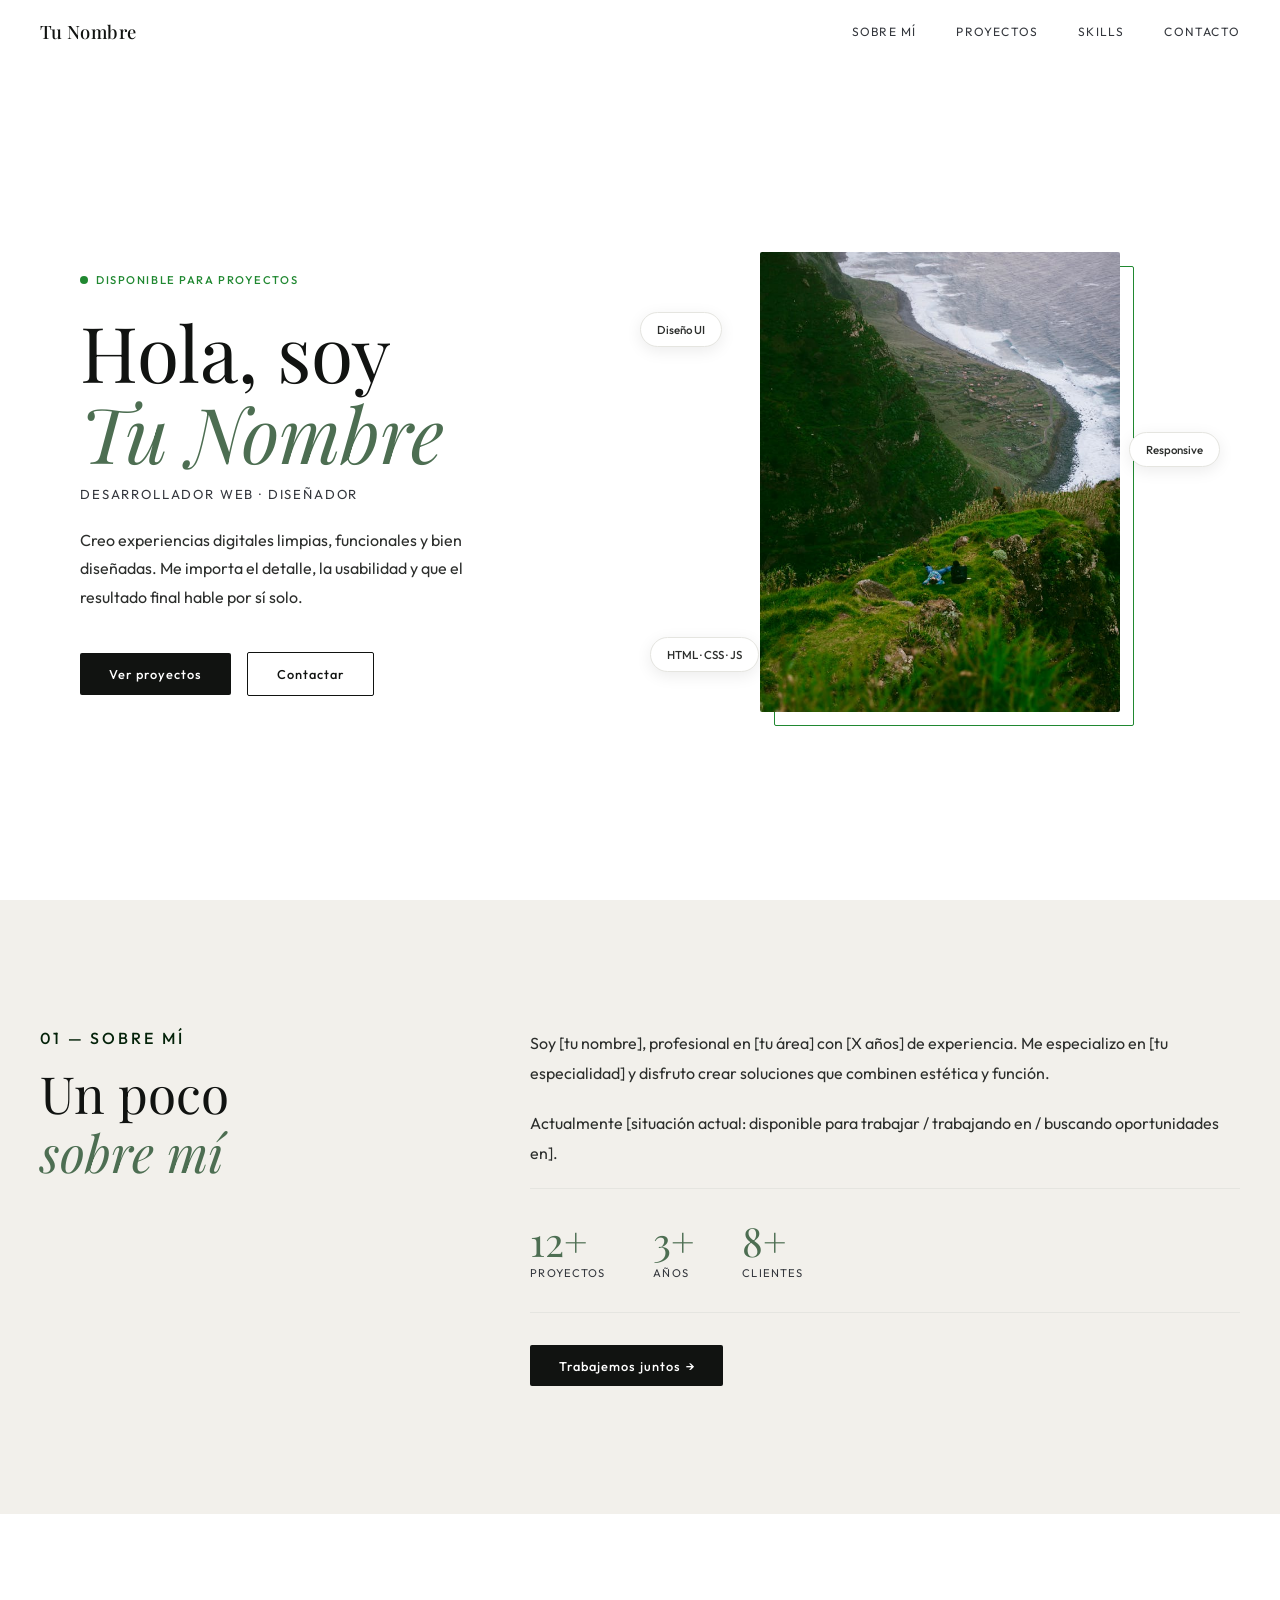
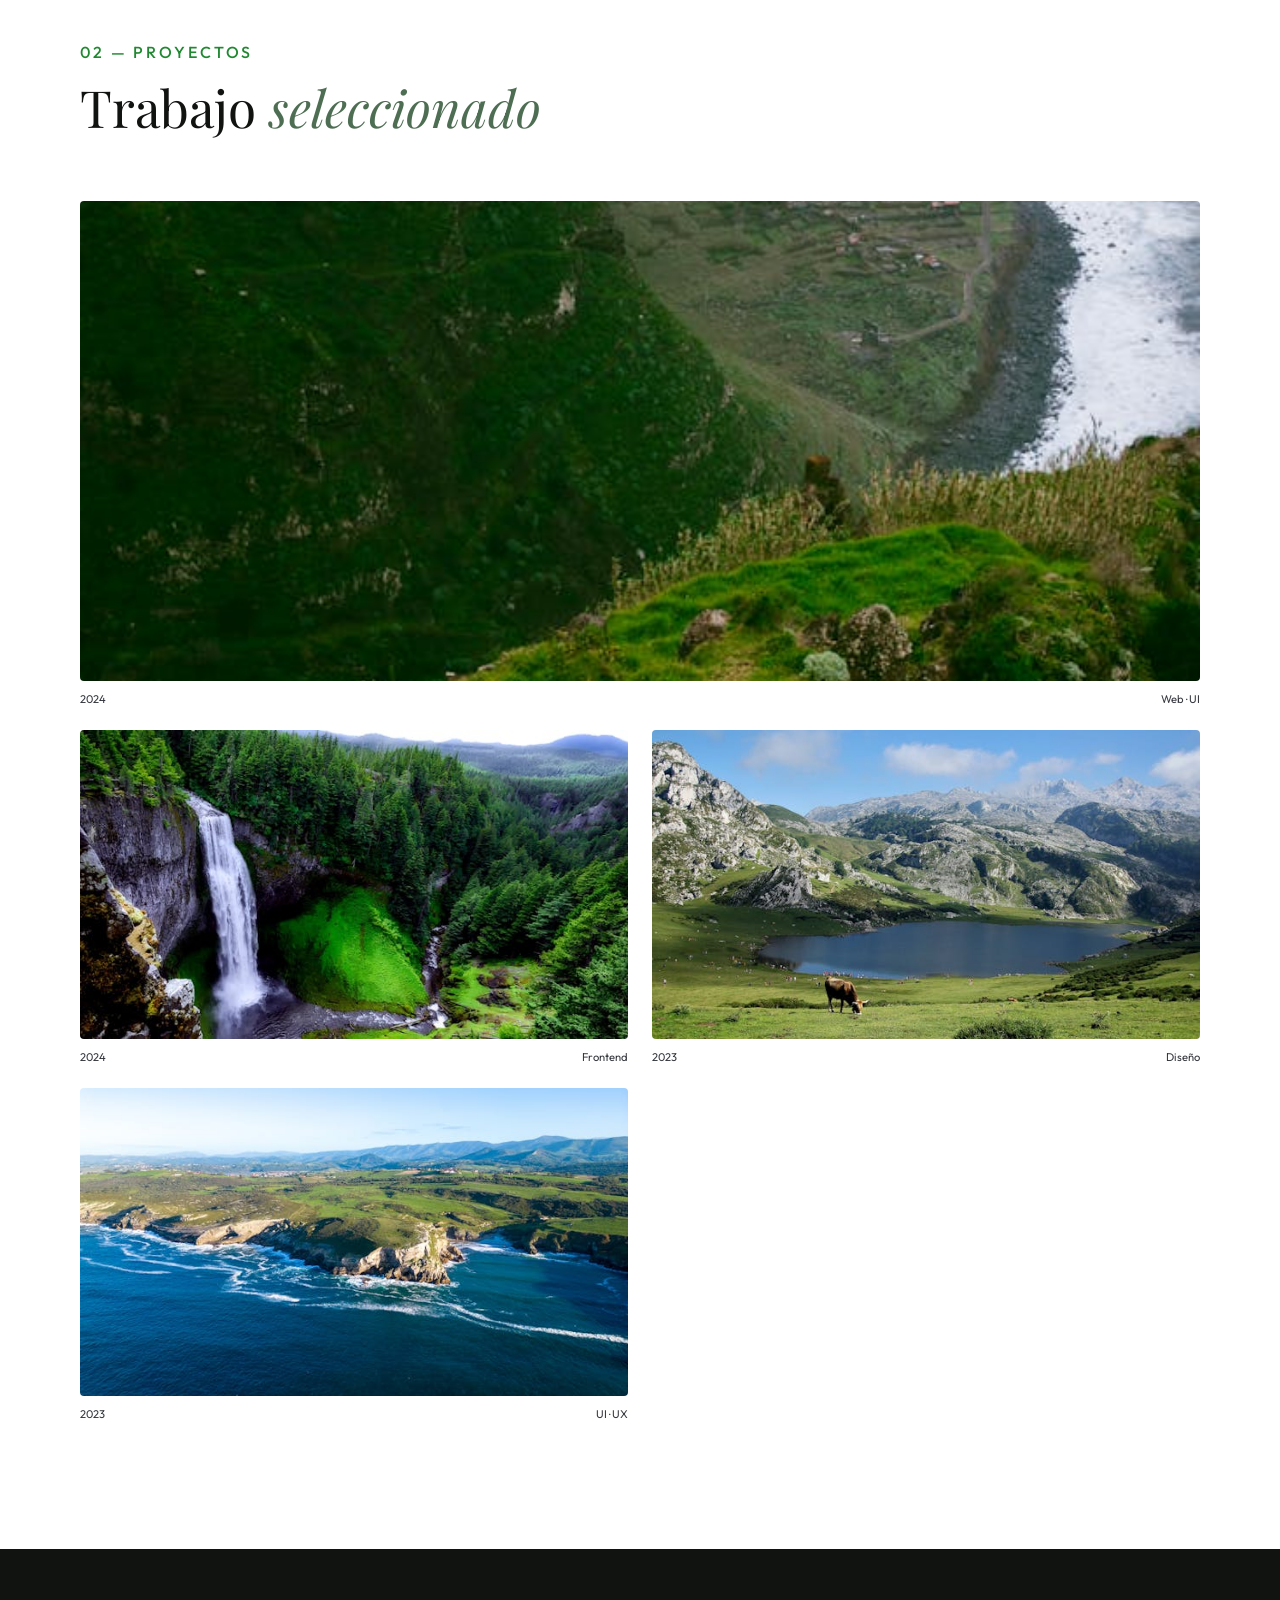
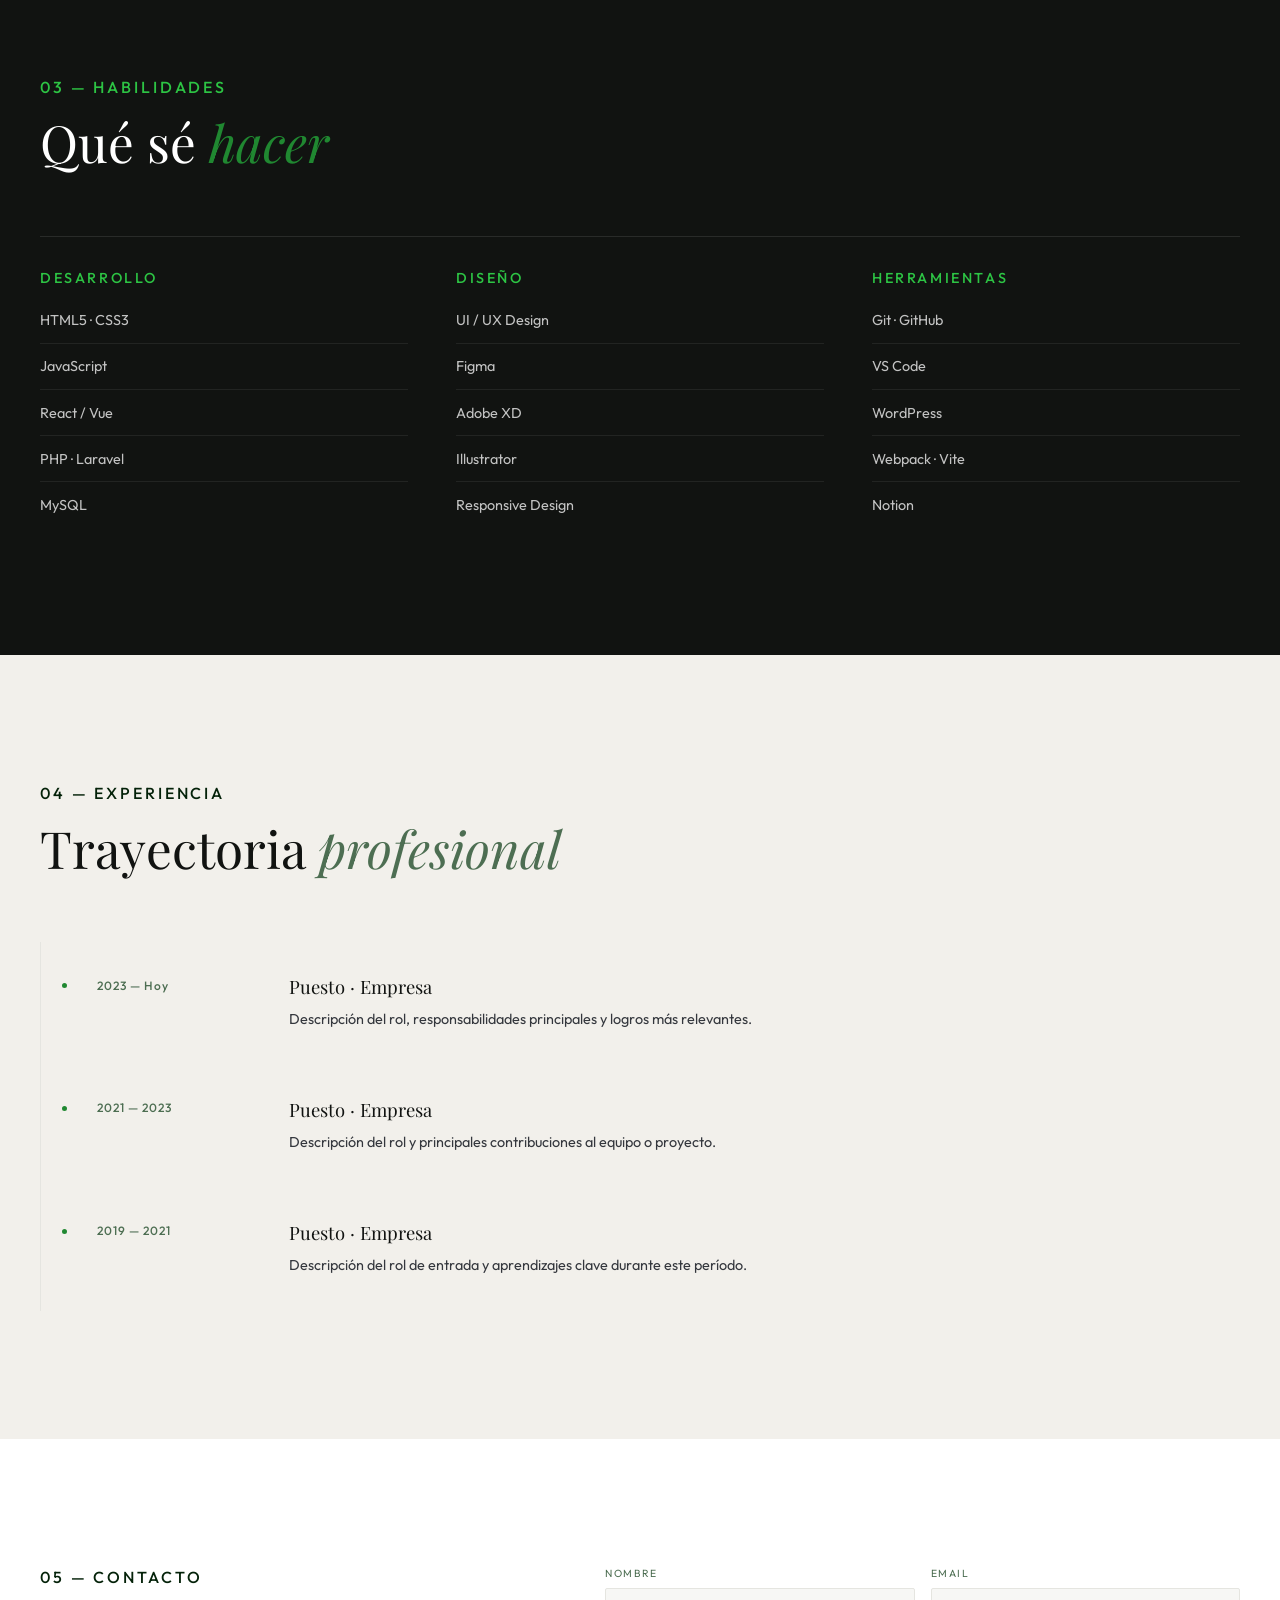
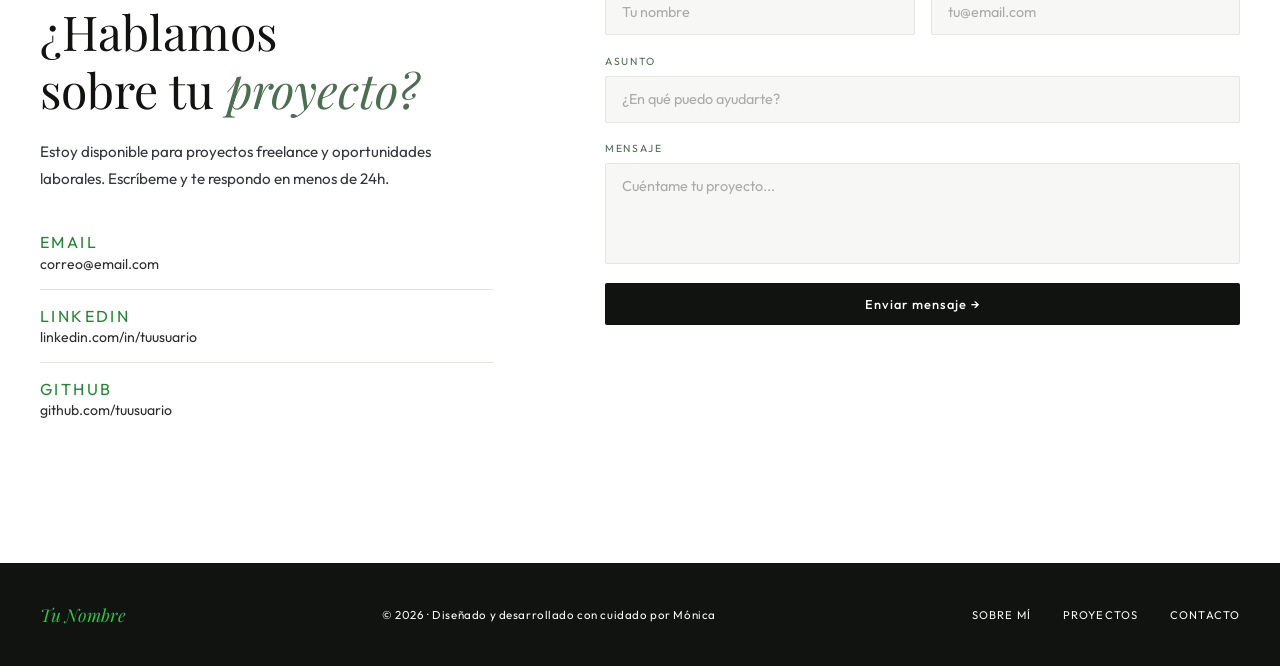
<file: porfolio_templates/porfolio_simple/index.html>
<!DOCTYPE html>
<html lang="es">
<head>
  <meta charset="UTF-8">
  <meta name="viewport" content="width=device-width, initial-scale=1.0">
  <title>Portfolio — Simple</title>
  <link rel="preconnect" href="https://fonts.googleapis.com">
  <link rel="preconnect" href="https://fonts.gstatic.com" crossorigin>
  <link href="https://fonts.googleapis.com/css2?family=Playfair+Display:ital,wght@0,400;0,500;1,400&family=Outfit:wght@300;400;500&display=swap" rel="stylesheet">
  <link rel="stylesheet" href="styles.css">
</head>
<body>

  <!-- HEADER -->
  <header id="header">
    <div class="header-inner">
      <a href="#" class="logo">Tu Nombre</a>
      <nav class="nav">
        <a href="#sobre-mi" class="nav-link">Sobre mí</a>
        <a href="#proyectos" class="nav-link">Proyectos</a>
        <a href="#skills" class="nav-link">Skills</a>
        <a href="#contacto" class="nav-link">Contacto</a>
      </nav>
      <button class="hamburger" id="hamburger" aria-label="Menú">
        <span></span><span></span><span></span>
      </button>
    </div>
  </header>

  <!-- MOBILE NAV -->
  <div class="mobile-nav" id="mobile-nav">
    <a href="#sobre-mi">Sobre mí</a>
    <a href="#proyectos">Proyectos</a>
    <a href="#skills">Skills</a>
    <a href="#contacto">Contacto</a>
  </div>

  <!-- HERO -->
  <section class="hero">
    <div class="hero-text">
      <p class="hero-tag">Disponible para proyectos</p>
      <h1 class="hero-title">
        Hola, soy<br>
        <span class="hero-name">Tu Nombre</span>
      </h1>
      <p class="hero-role">Desarrollador Web · Diseñador</p>
      <p class="hero-desc">Creo experiencias digitales limpias, funcionales y bien diseñadas. Me importa el detalle, la usabilidad y que el resultado final hable por sí solo.</p>
      <div class="hero-btns">
        <a href="#proyectos" class="btn-primary">Ver proyectos</a>
        <a href="#contacto" class="btn-outline">Contactar</a>
      </div>
    </div>
    <div class="hero-visual">
      <div class="hero-img-frame">
        <div class="hero-img"></div>
      </div>
      <div class="hero-chip chip1">HTML · CSS · JS</div>
      <div class="hero-chip chip2">Diseño UI</div>
      <div class="hero-chip chip3">Responsive</div>
    </div>
  </section>

  <!-- SOBRE MÍ -->
  <section class="about" id="sobre-mi">
    <div class="about-inner">
      <div class="about-left">
        <p class="section-tag" id="tag">01 — Sobre mí</p>
        <h2 class="section-title">Un poco<br><em>sobre mí</em></h2>
      </div>
      <div class="about-right">
        <p class="about-text">Soy [tu nombre], profesional en [tu área] con [X años] de experiencia. Me especializo en [tu especialidad] y disfruto crear soluciones que combinen estética y función.</p>
        <p class="about-text">Actualmente [situación actual: disponible para trabajar / trabajando en / buscando oportunidades en].</p>
        <div class="about-stats">
          <div class="astat">
            <span class="astat-n">12+</span>
            <span class="astat-l">Proyectos</span>
          </div>
          <div class="astat">
            <span class="astat-n">3+</span>
            <span class="astat-l">Años</span>
          </div>
          <div class="astat">
            <span class="astat-n">8+</span>
            <span class="astat-l">Clientes</span>
          </div>
        </div>
        <a href="#contacto" class="btn-primary">Trabajemos juntos →</a>
      </div>
    </div>
  </section>

  <!-- PROYECTOS -->
  <section class="projects" id="proyectos">
    <div class="section-head">
      <p class="section-tag">02 — Proyectos</p>
      <h2 class="section-title">Trabajo <em>seleccionado</em></h2>
    </div>
    <div class="projects-grid">

      <article class="project-card featured">
        <div class="project-img pimg1">
          <div class="project-hover">
            <span class="proj-tag">Diseño Web</span>
            <h3>Nombre del proyecto</h3>
            <p>Descripción breve: qué es, qué problema resuelve y cuál fue tu rol.</p>
            <a href="#" class="proj-link">Ver proyecto →</a>
          </div>
        </div>
        <div class="project-meta">
          <span class="proj-year">2024</span>
          <span class="proj-cat">Web · UI</span>
        </div>
      </article>

      <article class="project-card">
        <div class="project-img pimg2">
          <div class="project-hover">
            <span class="proj-tag">Desarrollo</span>
            <h3>Nombre del proyecto</h3>
            <p>Descripción breve del proyecto y tecnologías usadas.</p>
            <a href="#" class="proj-link">Ver proyecto →</a>
          </div>
        </div>
        <div class="project-meta">
          <span class="proj-year">2024</span>
          <span class="proj-cat">Frontend</span>
        </div>
      </article>

      <article class="project-card">
        <div class="project-img pimg3">
          <div class="project-hover">
            <span class="proj-tag">Branding</span>
            <h3>Nombre del proyecto</h3>
            <p>Descripción breve del proyecto y tu aportación.</p>
            <a href="#" class="proj-link">Ver proyecto →</a>
          </div>
        </div>
        <div class="project-meta">
          <span class="proj-year">2023</span>
          <span class="proj-cat">Diseño</span>
        </div>
      </article>

      <article class="project-card">
        <div class="project-img pimg4">
          <div class="project-hover">
            <span class="proj-tag">App</span>
            <h3>Nombre del proyecto</h3>
            <p>Descripción breve del proyecto y resultado conseguido.</p>
            <a href="#" class="proj-link">Ver proyecto →</a>
          </div>
        </div>
        <div class="project-meta">
          <span class="proj-year">2023</span>
          <span class="proj-cat">UI · UX</span>
        </div>
      </article>

    </div>
  </section>

  <!-- SKILLS -->
  <section class="skills" id="skills">
    <div class="skills-inner">
      <div class="skills-head">
        <p class="section-tag" id="nom">03 — Habilidades</p>
        <h2 class="section-title">Qué sé <em>hacer</em></h2>
      </div>
      <div class="skills-cols">

        <div class="skill-col">
          <h3 class="skill-col-title" id="nom">Desarrollo</h3>
          <ul class="skill-list">
            <li >HTML5 · CSS3</li>
            <li>JavaScript</li>
            <li>React / Vue</li>
            <li>PHP · Laravel</li>
            <li>MySQL</li>
          </ul>
        </div>

        <div class="skill-col">
          <h3 class="skill-col-title" id="nom">Diseño</h3>
          <ul class="skill-list">
            <li>UI / UX Design</li>
            <li>Figma</li>
            <li>Adobe XD</li>
            <li>Illustrator</li>
            <li>Responsive Design</li>
          </ul>
        </div>

        <div class="skill-col">
          <h3 class="skill-col-title" id="nom">Herramientas</h3>
          <ul class="skill-list">
            <li>Git · GitHub</li>
            <li>VS Code</li>
            <li>WordPress</li>
            <li>Webpack · Vite</li>
            <li>Notion</li>
          </ul>
        </div>

      </div>
    </div>
  </section>

  <!-- EXPERIENCIA -->
  <section class="experience">
    <div class="exp-inner">
      <p class="section-tag" id="tag">04 — Experiencia</p>
      <h2 class="section-title">Trayectoria <em>profesional</em></h2>
      <div class="timeline">

        <div class="tl-item">
          <div class="tl-date">2023 — Hoy</div>
          <div class="tl-body">
            <h3 class="tl-role">Puesto · Empresa</h3>
            <p class="tl-desc">Descripción del rol, responsabilidades principales y logros más relevantes.</p>
          </div>
        </div>

        <div class="tl-item">
          <div class="tl-date">2021 — 2023</div>
          <div class="tl-body">
            <h3 class="tl-role">Puesto · Empresa</h3>
            <p class="tl-desc">Descripción del rol y principales contribuciones al equipo o proyecto.</p>
          </div>
        </div>

        <div class="tl-item">
          <div class="tl-date">2019 — 2021</div>
          <div class="tl-body">
            <h3 class="tl-role">Puesto · Empresa</h3>
            <p class="tl-desc">Descripción del rol de entrada y aprendizajes clave durante este período.</p>
          </div>
        </div>

      </div>
    </div>
  </section>

  <!-- CONTACTO -->
  <section class="contact" id="contacto">
    <div class="contact-inner">
      <div class="contact-left">
        <p class="section-tag" id="tag">05 — Contacto</p>
        <h2 class="contact-title">¿Hablamos<br>sobre tu <em>proyecto?</em></h2>
        <p class="contact-sub">Estoy disponible para proyectos freelance y oportunidades laborales. Escríbeme y te respondo en menos de 24h.</p>
        <div class="contact-data">
          <a href="mailto:correo@email.com" class="contact-item">
            <span class="ci-label">Email</span>
            <span class="ci-val">correo@email.com</span>
          </a>
          <a href="#" class="contact-item">
            <span class="ci-label">LinkedIn</span>
            <span class="ci-val">linkedin.com/in/tuusuario</span>
          </a>
          <a href="#" class="contact-item">
            <span class="ci-label">GitHub</span>
            <span class="ci-val">github.com/tuusuario</span>
          </a>
        </div>
      </div>
      <form class="contact-form" id="contact-form">
        <div class="form-row">
          <div class="form-field">
            <label for="nombre">Nombre</label>
            <input type="text" id="nombre" placeholder="Tu nombre">
          </div>
          <div class="form-field">
            <label for="email">Email</label>
            <input type="email" id="email" placeholder="tu@email.com">
          </div>
        </div>
        <div class="form-field">
          <label for="asunto">Asunto</label>
          <input type="text" id="asunto" placeholder="¿En qué puedo ayudarte?">
        </div>
        <div class="form-field">
          <label for="mensaje">Mensaje</label>
          <textarea id="mensaje" rows="4" placeholder="Cuéntame tu proyecto..."></textarea>
        </div>
        <button type="submit" class="btn-primary full">Enviar mensaje →</button>
      </form>
    </div>
  </section>

  <!-- FOOTER -->
  <footer class="footer">
    <div class="footer-inner">
      <p class="footer-name">Tu Nombre</p>
      <p class="footer-copy">© 2026 · Diseñado y desarrollado con cuidado por Mónica</p>
      <div class="footer-links">
        <a href="#sobre-mi">Sobre mí</a>
        <a href="#proyectos">Proyectos</a>
        <a href="#contacto">Contacto</a>
      </div>
    </div>
  </footer>

  <script src="script.js"></script>
</body>
</html>
</file>
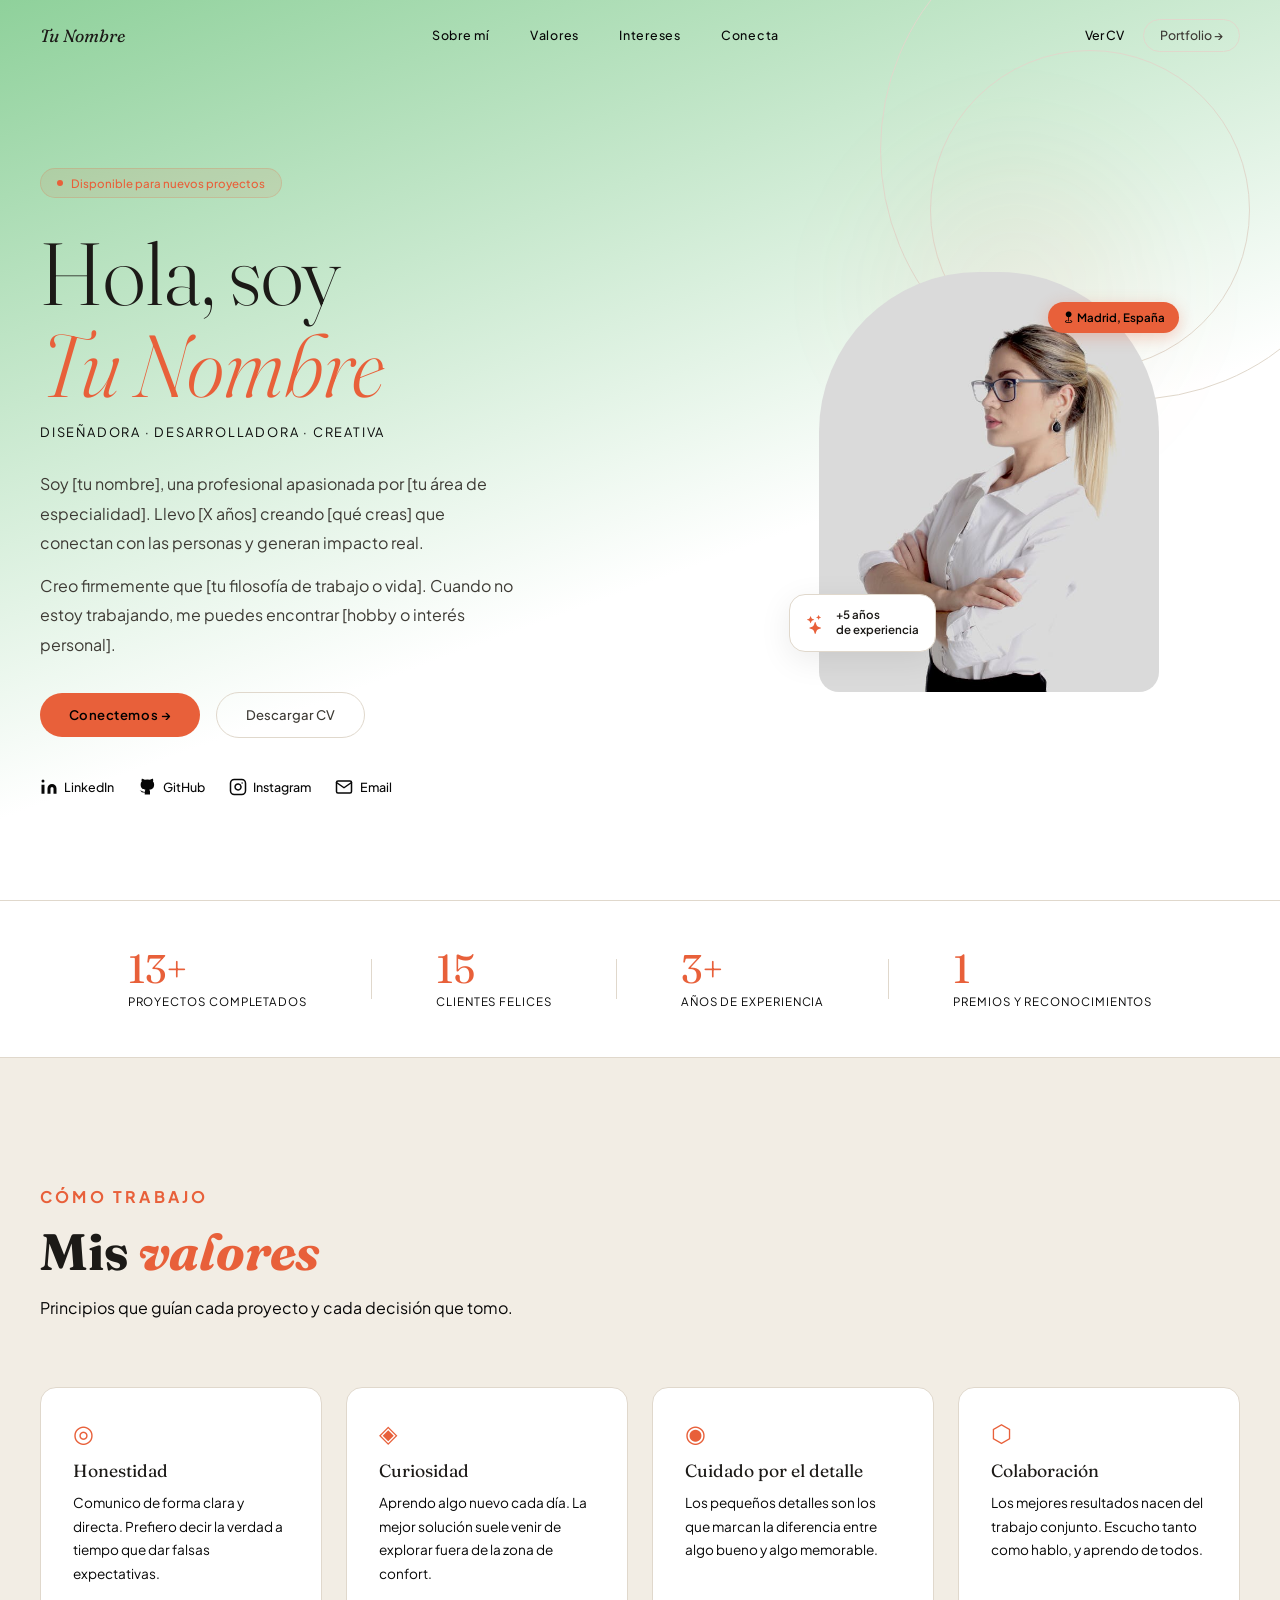
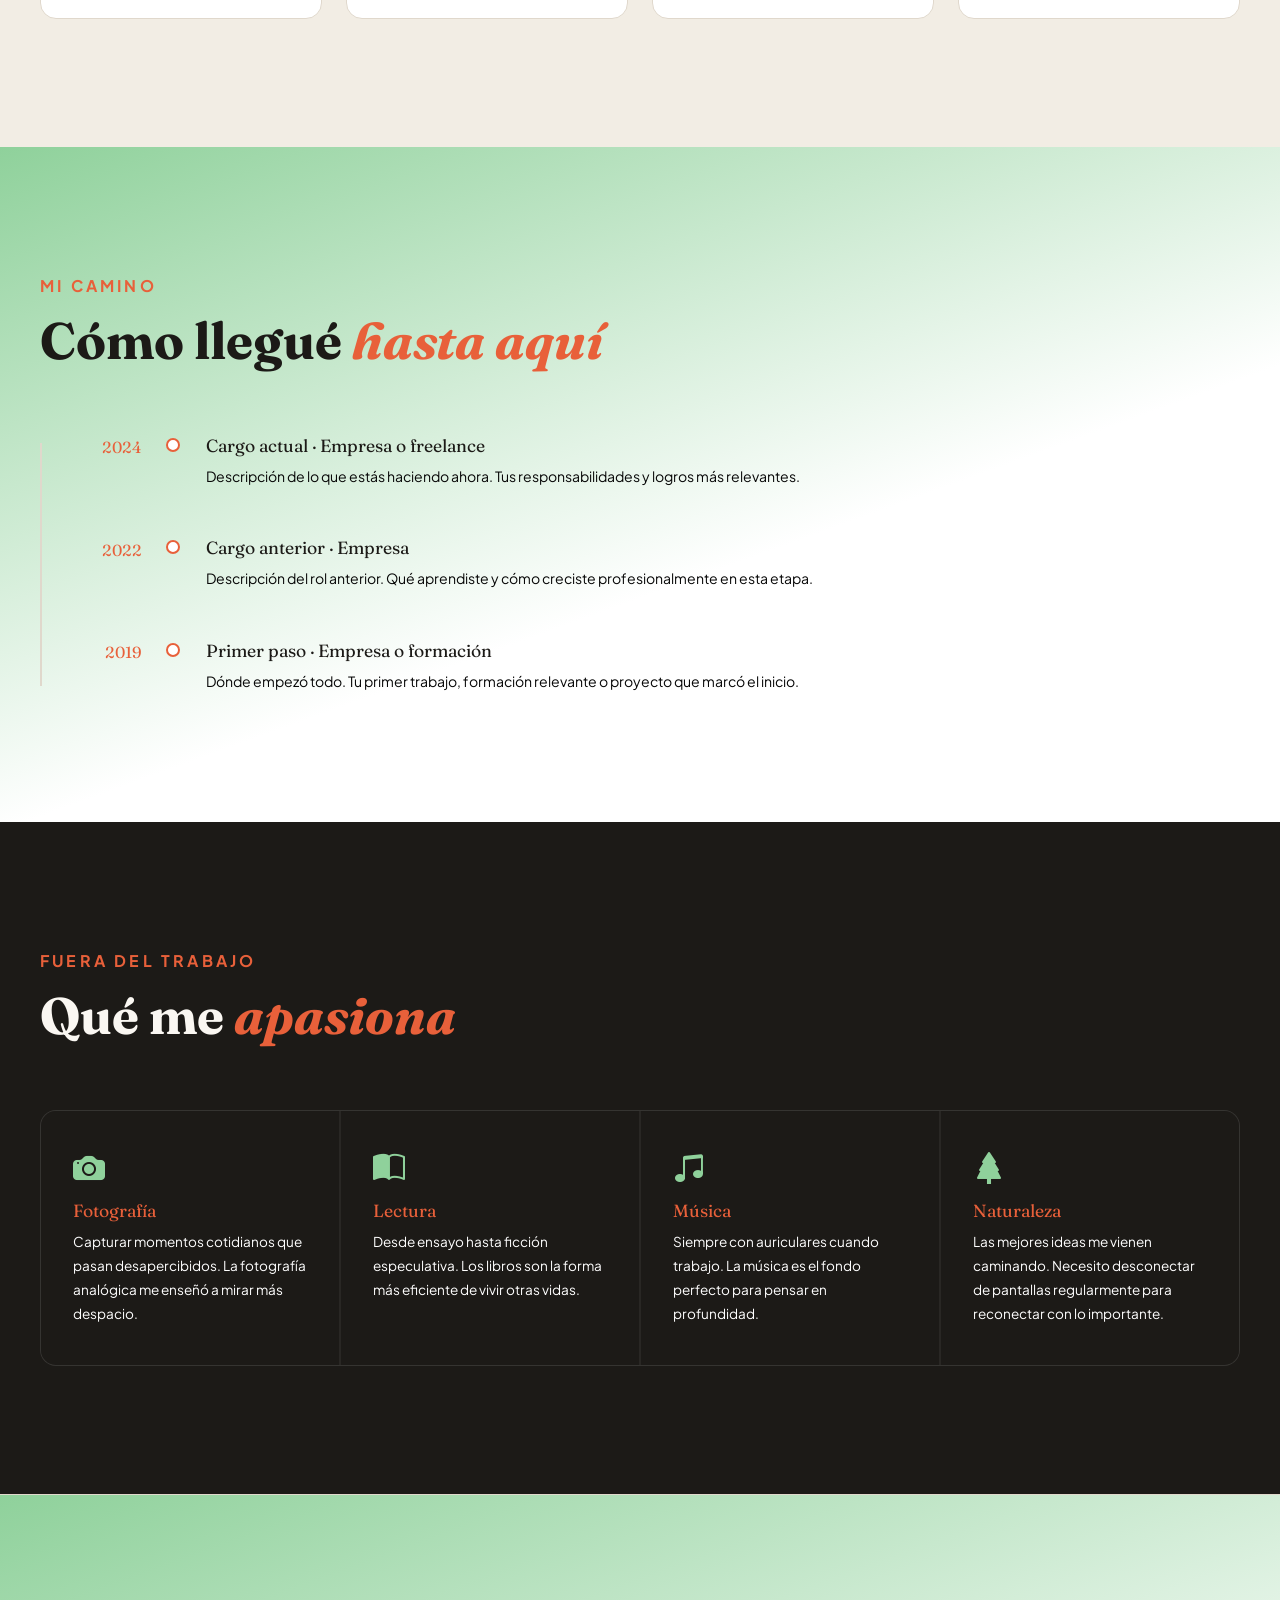
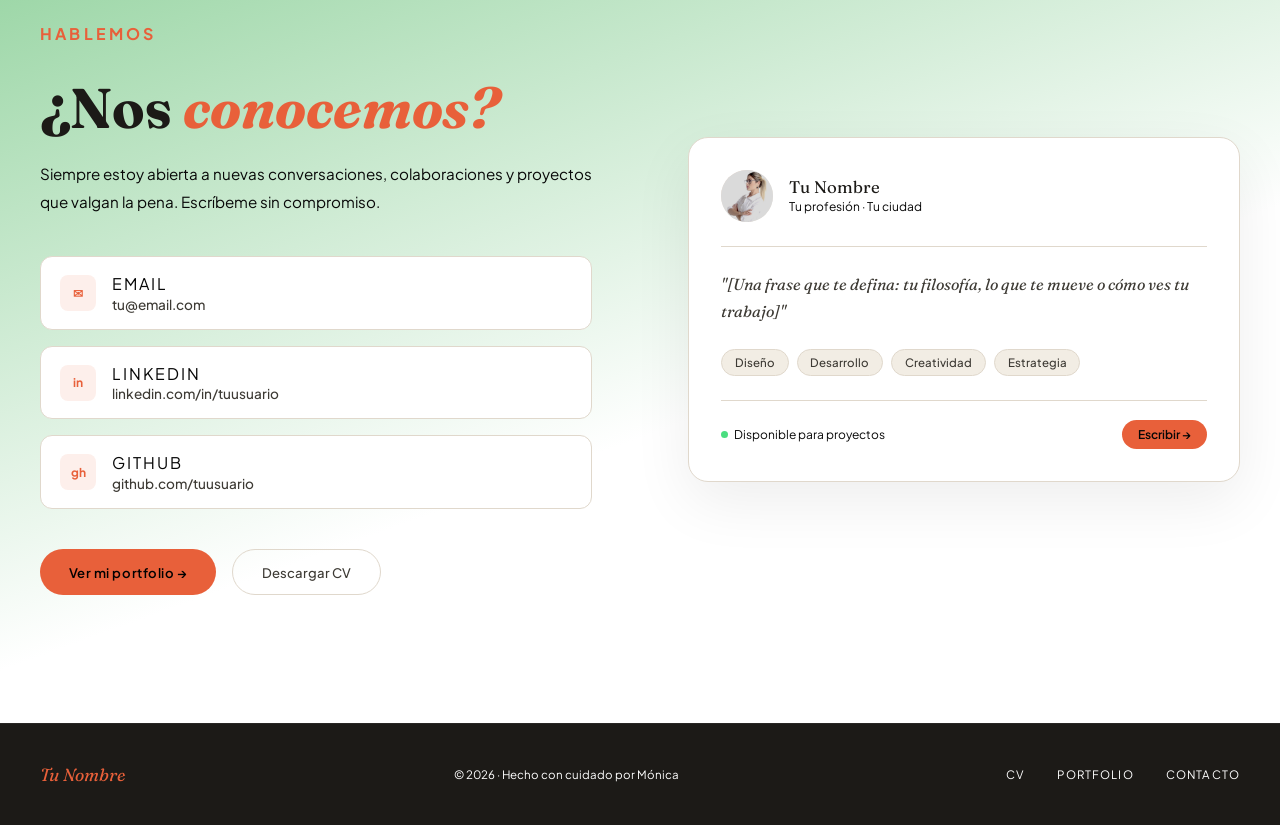
<file: sobre_mi/sobre-mi-personal/index.html>
<!DOCTYPE html>
<html lang="es">
<head>
  <meta charset="UTF-8">
  <meta name="viewport" content="width=device-width, initial-scale=1.0">
  <title>Tu Nombre — Sobre mí</title>
  <link rel="preconnect" href="https://fonts.googleapis.com">
  <link rel="preconnect" href="https://fonts.gstatic.com" crossorigin>
  <link href="https://fonts.googleapis.com/css2?family=Fraunces:ital,opsz,wght@0,9..144,300;0,9..144,400;0,9..144,500;1,9..144,300;1,9..144,400&family=Plus+Jakarta+Sans:wght@300;400;500;600&display=swap" rel="stylesheet">
  <link rel="stylesheet" href="styles.css">
  <link rel="stylesheet" href="https://cdn.jsdelivr.net/npm/bootstrap-icons@1.11.3/font/bootstrap-icons.css">
</head>
<body>

  <!-- HEADER -->
  <header id="header">
    <div class="header-inner">
      <a href="#" class="logo">Tu Nombre</a>
      <nav class="nav">
        <a href="#sobre-mi" class="nav-link">Sobre mí</a>
        <a href="#valores" class="nav-link">Valores</a>
        <a href="#intereses" class="nav-link">Intereses</a>
        <a href="#conecta" class="nav-link">Conecta</a>
      </nav>
      <div class="header-ctas">
        <a href="/cv_templates/cv_moderno/index.html" class="btn-ghost-sm">Ver CV</a>
        <a href="/porfolio_templates/porfolio_simple/index.html" class="btn-outline-sm">Portfolio →</a>
      </div>
      <button class="hamburger" id="hamburger" aria-label="Menú">
        <span></span><span></span><span></span>
      </button>
    </div>
  </header>

  <!-- MOBILE NAV -->
  <div class="mobile-nav" id="mobile-nav">
    <a href="#sobre-mi">Sobre mí</a>
    <a href="#valores">Valores</a>
    <a href="#intereses">Intereses</a>
    <a href="#conecta">Conecta</a>
    <div class="mobile-ctas">
      <a href="/cv_templates/cv_moderno/index.html" class="btn-ghost-sm">Ver CV</a>
      <a href="/porfolio_templates/porfolio_simple/index.html" class="btn-outline-sm">Portfolio →</a>
    </div>
  </div>

  <!-- HERO / PRESENTACIÓN -->
  <section class="hero" id="sobre-mi">
    <div class="hero-deco">
      <div class="deco-ring r1"></div>
      <div class="deco-ring r2"></div>
      <div class="deco-blob"></div>
    </div>
    <div class="hero-inner">
      <div class="hero-left">
        <div class="hero-tag reveal">
          <span class="tag-dot"></span>
          Disponible para nuevos proyectos
        </div>
        <h1 class="hero-title reveal">
          Hola, soy<br>
          <em>Tu Nombre</em>
        </h1>
        <p class="hero-role reveal">Diseñadora · Desarrolladora · Creativa</p>
        <p class="hero-bio reveal">
          Soy [tu nombre], una profesional apasionada por [tu área de especialidad]. Llevo [X años] creando [qué creas] que conectan con las personas y generan impacto real.
        </p>
        <p class="hero-bio reveal">
          Creo firmemente que [tu filosofía de trabajo o vida]. Cuando no estoy trabajando, me puedes encontrar [hobby o interés personal].
        </p>
        <div class="hero-actions reveal">
          <a href="#conecta" class="btn-primary">Conectemos →</a>
          <a href="/cv_templates/cv_moderno/index.html" class="btn-outline">Descargar CV</a>
        </div>
        <div class="hero-redes reveal">
          <a href="#" class="red-link" aria-label="LinkedIn">
            <svg width="18" height="18" viewBox="0 0 24 24" fill="currentColor"><path d="M16 8a6 6 0 0 1 6 6v7h-4v-7a2 2 0 0 0-2-2 2 2 0 0 0-2 2v7h-4v-7a6 6 0 0 1 6-6z"/><rect x="2" y="9" width="4" height="12"/><circle cx="4" cy="4" r="2"/></svg>
            LinkedIn
          </a>
          <a href="#" class="red-link" aria-label="GitHub">
            <svg width="18" height="18" viewBox="0 0 24 24" fill="currentColor"><path d="M9 19c-5 1.5-5-2.5-7-3m14 6v-3.87a3.37 3.37 0 0 0-.94-2.61c3.14-.35 6.44-1.54 6.44-7A5.44 5.44 0 0 0 20 4.77 5.07 5.07 0 0 0 19.91 1S18.73.65 16 2.48a13.38 13.38 0 0 0-7 0C6.27.65 5.09 1 5.09 1A5.07 5.07 0 0 0 5 4.77a5.44 5.44 0 0 0-1.5 3.78c0 5.42 3.3 6.61 6.44 7A3.37 3.37 0 0 0 9 18.13V22"/></svg>
            GitHub
          </a>
          <a href="#" class="red-link" aria-label="Instagram">
            <svg width="18" height="18" viewBox="0 0 24 24" fill="none" stroke="currentColor" stroke-width="2" stroke-linecap="round" stroke-linejoin="round"><rect x="2" y="2" width="20" height="20" rx="5" ry="5"/><path d="M16 11.37A4 4 0 1 1 12.63 8 4 4 0 0 1 16 11.37z"/><line x1="17.5" y1="6.5" x2="17.51" y2="6.5"/></svg>
            Instagram
          </a>
          <a href="mailto:tu@email.com" class="red-link" aria-label="Email">
            <svg width="18" height="18" viewBox="0 0 24 24" fill="none" stroke="currentColor" stroke-width="2" stroke-linecap="round" stroke-linejoin="round"><path d="M4 4h16c1.1 0 2 .9 2 2v12c0 1.1-.9 2-2 2H4c-1.1 0-2-.9-2-2V6c0-1.1.9-2 2-2z"/><polyline points="22,6 12,13 2,6"/></svg>
            Email
          </a>
        </div>
      </div>
      <div class="hero-right reveal">
        <div class="photo-frame">
          <div class="photo">
            <img src="asset/pexels-daniel-dan-47825192-7611112.jpg" alt="foto perfil">
          </div>
          <div class="photo-badge">
            <span class="badge-emoji"><i class="bi bi-stars"></i></span>
            <span class="badge-text">+5 años<br>de experiencia</span>
          </div>
          <div class="photo-tag">
            <span><i class="bi bi-geo-fill"></i> Madrid, España</span>
          </div>
        </div>
      </div>
    </div>
  </section>

  <!-- CIFRAS -->
  <section class="cifras">
    <div class="cifras-inner">
      <div class="cifra reveal">
        <span class="cifra-n">18+</span>
        <span class="cifra-l">Proyectos completados</span>
      </div>
      <div class="cifra-sep"></div>
      <div class="cifra reveal">
        <span class="cifra-n">20</span>
        <span class="cifra-l">Clientes felices</span>
      </div>
      <div class="cifra-sep"></div>
      <div class="cifra reveal">
        <span class="cifra-n">5+</span>
        <span class="cifra-l">Años de experiencia</span>
      </div>
      <div class="cifra-sep"></div>
      <div class="cifra reveal">
        <span class="cifra-n">2</span>
        <span class="cifra-l">Premios y reconocimientos</span>
      </div>
    </div>
  </section>

  <!-- VALORES -->
  <section class="valores" id="valores">
    <div class="valores-inner">
      <div class="valores-head reveal">
        <span class="section-tag">Cómo trabajo</span>
        <h2 class="section-title">Mis <em>valores</em></h2>
        <p class="section-sub">Principios que guían cada proyecto y cada decisión que tomo.</p>
      </div>
      <div class="valores-grid">

        <div class="valor-card reveal">
          <span class="valor-icon">◎</span>
          <h3>Honestidad</h3>
          <p>Comunico de forma clara y directa. Prefiero decir la verdad a tiempo que dar falsas expectativas.</p>
        </div>

        <div class="valor-card reveal">
          <span class="valor-icon">◈</span>
          <h3>Curiosidad</h3>
          <p>Aprendo algo nuevo cada día. La mejor solución suele venir de explorar fuera de la zona de confort.</p>
        </div>

        <div class="valor-card reveal">
          <span class="valor-icon">◉</span>
          <h3>Cuidado por el detalle</h3>
          <p>Los pequeños detalles son los que marcan la diferencia entre algo bueno y algo memorable.</p>
        </div>

        <div class="valor-card reveal">
          <span class="valor-icon">⬡</span>
          <h3>Colaboración</h3>
          <p>Los mejores resultados nacen del trabajo conjunto. Escucho tanto como hablo, y aprendo de todos.</p>
        </div>

      </div>
    </div>
  </section>

  <!-- TRAYECTORIA -->
  <section class="trayectoria">
    <div class="tray-inner">
      <div class="tray-head reveal">
        <span class="section-tag">Mi camino</span>
        <h2 class="section-title">Cómo llegué <em>hasta aquí</em></h2>
      </div>
      <div class="timeline">

        <div class="tl-item reveal">
          <div class="tl-year">2024</div>
          <div class="tl-dot"></div>
          <div class="tl-body">
            <h3>Cargo actual · Empresa o freelance</h3>
            <p>Descripción de lo que estás haciendo ahora. Tus responsabilidades y logros más relevantes.</p>
          </div>
        </div>

        <div class="tl-item reveal">
          <div class="tl-year">2022</div>
          <div class="tl-dot"></div>
          <div class="tl-body">
            <h3>Cargo anterior · Empresa</h3>
            <p>Descripción del rol anterior. Qué aprendiste y cómo creciste profesionalmente en esta etapa.</p>
          </div>
        </div>

        <div class="tl-item reveal">
          <div class="tl-year">2019</div>
          <div class="tl-dot"></div>
          <div class="tl-body">
            <h3>Primer paso · Empresa o formación</h3>
            <p>Dónde empezó todo. Tu primer trabajo, formación relevante o proyecto que marcó el inicio.</p>
          </div>
        </div>

      </div>
    </div>
  </section>

  <!-- INTERESES -->
  <section class="intereses" id="intereses">
    <div class="intereses-inner">
      <div class="intereses-head reveal">
        <span class="section-tag">Fuera del trabajo</span>
        <h2 class="section-title">Qué me <em>apasiona</em></h2>
      </div>
      <div class="intereses-grid">

        <div class="interes reveal">
          <span class="interes-emoji"><i class="bi bi-camera-fill"></i></span>
          <h3>Fotografía</h3>
          <p>Capturar momentos cotidianos que pasan desapercibidos. La fotografía analógica me enseñó a mirar más despacio.</p>
        </div>

        <div class="interes reveal">
          <span class="interes-emoji"><i class="bi bi-book-half"></i></span>
          <h3>Lectura</h3>
          <p>Desde ensayo hasta ficción especulativa. Los libros son la forma más eficiente de vivir otras vidas.</p>
        </div>

        <div class="interes reveal">
          <span class="interes-emoji"><i class="bi bi-music-note-beamed"></i></span>
          <h3>Música</h3>
          <p>Siempre con auriculares cuando trabajo. La música es el fondo perfecto para pensar en profundidad.</p>
        </div>

        <div class="interes reveal">
          <span class="interes-emoji"><i class="bi bi-tree-fill"></i></span>
          <h3>Naturaleza</h3>
          <p>Las mejores ideas me vienen caminando. Necesito desconectar de pantallas regularmente para reconectar con lo importante.</p>
        </div>

      </div>
    </div>
  </section>

  <!-- CONECTA / CONTACTO -->
  <section class="conecta" id="conecta">
    <div class="conecta-inner">
      <div class="conecta-content reveal">
        <span class="section-tag">Hablemos</span>
        <h2 class="conecta-title">¿Nos <em>conocemos?</em></h2>
        <p class="conecta-sub">Siempre estoy abierta a nuevas conversaciones, colaboraciones y proyectos que valgan la pena. Escríbeme sin compromiso.</p>
        <div class="conecta-links">
          <a href="mailto:tu@email.com" class="conecta-item">
            <span class="ci-icon">✉</span>
            <div>
              <span class="ci-label">Email</span>
              <span class="ci-val">tu@email.com</span>
            </div>
          </a>
          <a href="#" class="conecta-item">
            <span class="ci-icon">in</span>
            <div>
              <span class="ci-label">LinkedIn</span>
              <span class="ci-val">linkedin.com/in/tuusuario</span>
            </div>
          </a>
          <a href="#" class="conecta-item">
            <span class="ci-icon">gh</span>
            <div>
              <span class="ci-label">GitHub</span>
              <span class="ci-val">github.com/tuusuario</span>
            </div>
          </a>
        </div>
        <div class="conecta-btns">
          <a href="/porfolio_templates/porfolio_simple/index.html" class="btn-primary">Ver mi portfolio →</a>
          <a href="/cv_templates/cv_moderno/index.html" class="btn-outline">Descargar CV</a>
        </div>
      </div>
      <div class="conecta-card reveal">
        <div class="cc-top">
          <div class="cc-avatar">
            <img src="asset/pexels-daniel-dan-47825192-7611112.jpg" alt="foto perfil">
          </div>
          <div>
            <span class="cc-name">Tu Nombre</span>
            <span class="cc-role">Tu profesión · Tu ciudad</span>
          </div>
        </div>
        <p class="cc-quote">"[Una frase que te defina: tu filosofía, lo que te mueve o cómo ves tu trabajo]"</p>
        <div class="cc-tags">
          <span>Diseño</span>
          <span>Desarrollo</span>
          <span>Creatividad</span>
          <span>Estrategia</span>
        </div>
        <div class="cc-footer">
          <span class="cc-status">
            <span class="status-dot"></span>
            Disponible para proyectos
          </span>
          <a href="mailto:tu@email.com" class="cc-btn">Escribir →</a>
        </div>
      </div>
    </div>
  </section>

  <!-- FOOTER -->
  <footer class="footer">
    <div class="footer-inner">
      <p class="footer-name">Tu Nombre</p>
      <p class="footer-copy">© 2026 · Hecho con cuidado por Mónica</p>
      <div class="footer-links">
        <a href="/cv_templates/cv_moderno/index.html">CV</a>
        <a href="/porfolio_templates/porfolio_simple/index.html">Portfolio</a>
        <a href="#conecta">Contacto</a>
      </div>
    </div>
  </footer>

  <script src="script.js"></script>
</body>
</html>
</file>
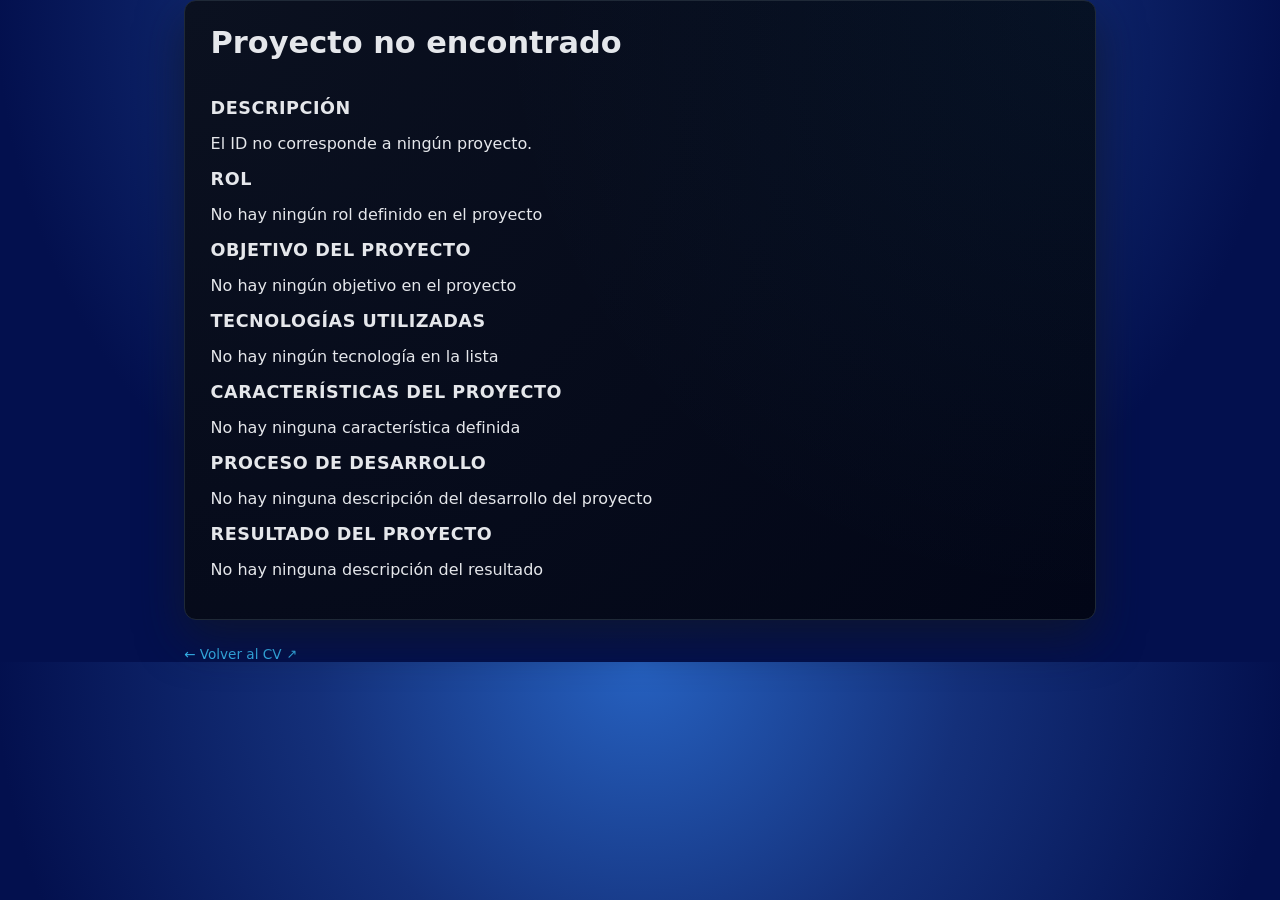
<file: cv_templates/cv_minimalista/proyecto.html>
<!DOCTYPE html>
<html lang="es">
<head>
  <meta charset="UTF-8">
  <title>Proyecto</title>
  <link rel="stylesheet" href="styles.css">
  <link rel="stylesheet" href="https://cdn.jsdelivr.net/npm/bootstrap-icons@1.11.3/font/bootstrap-icons.css">
</head>
<body>

  <main class="container">
    <section class="card">
      <h1 id="titulo" class="tituloProyecto"></h1>

      <h2>Descripción</h2>
      <p id="descripcion"></p>

      <h2>Rol</h2>
      <p id="rol"></p>

      <h2>Objetivo del Proyecto</h2>
      <p id="objetivo"></p>

      <h2>Tecnologías Utilizadas</h2>
      <p id="tecnologias"></p>

      <h2>Características del proyecto</h2>
      <p id="caracteristicas"></p>

      <h2>Proceso de desarrollo</h2>
      <p id="desarrollo"></p>

      <h2>Resultado del proyecto</h2>
      <p id="resultado"></p>

      <a id="link" href="#" target="_blank" class="link">Ver proyecto real</a>
    </section>

    <a href="index.html" class="link">← Volver al CV</a>
  </main>

  <script src="proyecto.js"></script>
</body>
</html>
</file>
<file: styles.css>
/* ===========================
   RESET & BASE
=========================== */
*,
*::before,
*::after {
  box-sizing: border-box;
  margin: 0;
  padding: 0;
}

html {
  scroll-behavior: smooth;
}

body {
  font-family: "DM Sans", sans-serif;
  font-size: 16px;
  line-height: 1.6;
  transition:
    background 0.35s,
    color 0.35s;
}

/* ===========================
   VARIABLES (LIGHT / DARK)
=========================== */
body.light {
  --bg: #f8f7f4;
  --bg-alt: #f0eeea;
  --bg-secciones-grupo1: #161818;
  --bg-secciones-grupo1-end: #cdcecf;
  --bg-secciones-grupo2: #c7c8ca;
  --bg-secciones-grupo2-end: #252424;
  --surface: #ffffff;
  --surface-2: #f4f3f0;
  --border: #e0ddd8;
  --text: #1a1714;
  --text2: #181a1d;
  --text-muted: #7a746c;
  --accent: #1a3a6b;
  --accent-2: #c8956c;
  --desc: #f0eeea;
  --header-bg: rgba(248, 247, 244, 0.88);
  --shadow: 0 4px 24px rgba(26, 23, 20, 0.08);
  --shadow-hover: 0 12px 40px rgba(26, 23, 20, 0.14);
  background-color: var(--bg);
  color: var(--text);
}

body.dark {
  --bg: #0e0d0c;
  --bg-alt: #161411;
  --bg-secciones-grupo1: #cdcecf;
  --bg-secciones-grupo1-end: #484b4e;
  --bg-secciones-grupo2: #23282b;
  --bg-secciones-grupo2-end: #a8b1bb;
  --surface: #1c1a17;
  --surface-2: #242118;
  --border: #2e2b24;
  --text: #f0ece4;
  --text2: #181a1d;
  --text-muted: #8c8478;
  --accent: #7fa8e8;
  --accent-2: #d4a574;
  --desc: #f0eeea;
  --header-bg: rgba(14, 13, 12, 0.9);
  --shadow: 0 4px 24px rgba(0, 0, 0, 0.4);
  --shadow-hover: 0 12px 40px rgba(0, 0, 0, 0.6);
  background-color: var(--bg);
  color: var(--text);
}

/* ===========================
   TYPOGRAPHY
=========================== */
h1,
h2,
h3 {
  font-family: "DM Serif Display", serif;
  line-height: 1.15;
  letter-spacing: -0.01em;
}

em {
  font-style: italic;
  color: var(--accent-2);
}

/* ===========================
   HEADER
=========================== */
header {
  position: fixed;
  top: 0;
  left: 0;
  width: 100%;
  z-index: 1000;
  background: var(--header-bg);
  backdrop-filter: blur(14px);
  -webkit-backdrop-filter: blur(14px);
  border-bottom: 1px solid var(--border);
  transition:
    background 0.35s,
    border-color 0.35s,
    box-shadow 0.35s;
}

header.scrolled {
  box-shadow: var(--shadow);
}

.header-inner {
  max-width: 1280px;
  margin: auto;
  padding: 0 32px;
  height: 72px;
  display: flex;
  align-items: center;
  gap: 32px;
}

/* Logo */
.logo-container {
  display: flex;
  align-items: center;
  gap: 12px;
  text-decoration: none;
  color: inherit;
  flex-shrink: 0;
}

.logo {
  width: 100px;
  height: 100px;
  display: flex;
  align-items: center;
  justify-content: center;
}

.logo img {
  width: 100%;
  height: 100%;
  object-fit: contain;
}

.site-name {
  font-family: "DM Serif Display", serif;
  font-size: 0.95rem;
  line-height: 1.3;
  letter-spacing: -0.01em;
  color: var(--text);
}

/* Nav */
#main-nav {
  display: flex;
  align-items: center;
  gap: 4px;
  margin-left: auto;
}

#main-nav a {
  padding: 6px 14px;
  font-size: 0.875rem;
  font-weight: 500;
  color: var(--text-muted);
  text-decoration: none;
  border-radius: 6px;
  transition:
    color 0.2s,
    background 0.2s;
  letter-spacing: 0.01em;
}

#main-nav a:hover {
  color: var(--text);
  background: var(--surface-2);
}

/* Header actions */
.header-actions {
  display: flex;
  align-items: center;
  gap: 12px;
  flex-shrink: 0;
}

.redes {
  display: flex;
  gap: 10px;
}

.redes a {
  width: 34px;
  height: 34px;
  display: flex;
  align-items: center;
  justify-content: center;
  color: var(--text-muted);
  font-size: 17px;
  border-radius: 8px;
  text-decoration: none;
  transition:
    color 0.2s,
    background 0.2s;
}

.redes a:hover {
  color: var(--text);
  background: var(--surface-2);
}

#modo-toggle {
  cursor: pointer;
  width: 36px;
  height: 36px;
  display: flex;
  align-items: center;
  justify-content: center;
  font-size: 17px;
  background: var(--surface-2);
  color: var(--text);
  border: 1px solid var(--border);
  border-radius: 8px;
  transition:
    background 0.2s,
    border-color 0.2s;
}

#modo-toggle:hover {
  background: var(--border);
}

/* Hamburger */
.hamburger {
  display: none;
  flex-direction: column;
  justify-content: center;
  gap: 5px;
  width: 36px;
  height: 36px;
  background: var(--surface-2);
  border: 1px solid var(--border);
  border-radius: 8px;
  cursor: pointer;
  padding: 8px;
}

.hamburger span {
  display: block;
  width: 100%;
  height: 2px;
  background: var(--text);
  border-radius: 2px;
  transition: 0.3s;
}

/* Mobile drawer */
.nav-drawer {
  position: fixed;
  top: 72px;
  left: 0;
  width: 100%;
  background: var(--surface);
  border-bottom: 1px solid var(--border);
  z-index: 999;
  display: flex;
  flex-direction: column;
  padding: 12px 24px 20px;
  gap: 4px;
  transform: translateY(-110%);
  opacity: 0;
  transition:
    transform 0.3s ease,
    opacity 0.3s ease;
}

.nav-drawer.open {
  transform: translateY(0);
  opacity: 1;
}

.drawer-link {
  padding: 12px 16px;
  font-size: 1rem;
  font-weight: 500;
  color: var(--text);
  text-decoration: none;
  border-radius: 8px;
  transition: background 0.2s;
}

.drawer-link:hover {
  background: var(--surface-2);
}

/* ===========================
   HERO
=========================== */
.hero {
  margin-top: 72px;
  position: relative;
  min-height: 520px;
  display: flex;
  flex-direction: column;
  justify-content: center;
  overflow: hidden;
}

.hero-bg {
  position: absolute;
  inset: 0;
  z-index: 0;
}

.hero-bg img {
  width: 100%;
  height: 100%;
  object-fit: cover;
  display: block;
}

.hero-overlay {
  position: absolute;
  inset: 0;
  background: linear-gradient(
    135deg,
    rgba(10, 12, 20, 0.82) 0%,
    rgba(10, 12, 20, 0.6) 60%,
    rgba(10, 12, 20, 0.38) 100%
  );
}

.hero-content {
  position: relative;
  z-index: 1;
  max-width: 1280px;
  margin: 0 auto;
  padding: 80px 32px 40px;
  animation: fadeUp 0.8s ease both;
}

@keyframes fadeUp {
  from {
    opacity: 0;
    transform: translateY(28px);
  }
  to {
    opacity: 1;
    transform: translateY(0);
  }
}

.hero-eyebrow {
  font-size: 4rem;
  font-weight: 800;
  letter-spacing: 0.12em;
  color: rgba(255, 255, 255, 0.55);
  margin-bottom: 16px;
  background: linear-gradient(135deg, #c7c7c7 0%, #848081 50%, #5b5859 100%);
  -webkit-background-clip: text;
  -webkit-text-fill-color: transparent;
  background-clip: text;
  filter: drop-shadow(0 2px 16px rgba(212, 165, 116, 0.55))
    drop-shadow(0 0px 40px rgba(127, 168, 232, 0.3));
}

.hero-title {
  font-family: "DM Serif Display", serif;
  font-size: clamp(2.5rem, 6vw, 4.5rem);
  color: #ffffff;
  margin-bottom: 20px;
  line-height: 1.1;
  letter-spacing: -0.02em;
}

.hero-title em {
  color: #d4a574;
}

.hero-sub {
  font-size: 1.05rem;
  color: rgba(255, 255, 255, 0.7);
  max-width: 480px;
  margin-bottom: 36px;
  font-weight: 300;
  line-height: 1.7;
}

.hero-ctas {
  display: flex;
  gap: 14px;
  flex-wrap: wrap;
}

.btn-hero-primary {
  padding: 13px 28px;
  background: #ffffff;
  color: #0e0d0c;
  font-weight: 600;
  font-size: 0.9rem;
  border-radius: 8px;
  text-decoration: none;
  transition:
    opacity 0.2s,
    transform 0.2s;
  letter-spacing: 0.01em;
}

.btn-hero-primary:hover {
  opacity: 0.88;
  transform: translateY(-1px);
}

.btn-hero-ghost {
  padding: 13px 28px;
  background: rgba(255, 255, 255, 0.1);
  color: rgba(255, 255, 255, 0.9);
  font-weight: 500;
  font-size: 0.9rem;
  border-radius: 8px;
  border: 1px solid rgba(255, 255, 255, 0.25);
  text-decoration: none;
  display: flex;
  align-items: center;
  gap: 8px;
  transition:
    background 0.2s,
    transform 0.2s;
  backdrop-filter: blur(4px);
}

.btn-hero-ghost:hover {
  background: rgba(255, 255, 255, 0.18);
  transform: translateY(-1px);
}

/* Hero stats bar */
.hero-stats {
  position: relative;
  z-index: 1;
  display: flex;
  align-items: center;
  gap: 0;
  max-width: 1280px;
  margin: 0 auto;
  padding: 0 32px 40px;
  animation: fadeUp 0.8s 0.15s ease both;
}

.stat {
  display: flex;
  flex-direction: column;
  padding-right: 40px;
}

.stat-num {
  font-family: "DM Serif Display", serif;
  font-size: 1.8rem;
  color: #ffffff;
  line-height: 1;
}

.stat-label {
  font-size: 0.75rem;
  color: #ffffff;
  text-transform: uppercase;
  letter-spacing: 0.08em;
  margin-top: 4px;
}

.stat-divider {
  width: 1px;
  height: 36px;
  background: rgba(255, 255, 255, 0.2);
  margin-right: 40px;
}

/* ===========================
   SECTIONS
=========================== */
.aviso-ia {
  text-align: center;
  margin-top: 12px;
  margin-bottom: 12px;
  font-size: 0.9rem;
  font-style: italic;
  font-size: 1.1rem;
}
.aviso-ia i {
  font-size: 1.1rem;
  color: var(--accent-2);
  flex-shrink: 0;
}

.plantilla-section {
  padding: 60px 32px;
  margin: 0 auto;
}

.alt-section {
  max-width: 100%;
  background: var(--bg-alt);
  padding: 80px 32px;
}

.alt-section .section-header,
.alt-section .grid {
  max-width: 1280px;
  margin-left: auto;
  margin-right: auto;
}

.section-header {
  margin-bottom: 48px;
  display: grid;
  grid-template-columns: auto 1fr;
  grid-template-rows: auto auto;
  column-gap: 20px;
  align-items: start;
}

.section-tag {
  grid-row: 1 / 3;
  font-family: "DM Serif Display", serif;
  font-size: 3rem;
  color: var(--text);
  line-height: 1;
  padding-top: 4px;
  user-select: none;
}

#portfolio .section-tag,
#herramientas .section-tag,
#portfolio .section-header h2,
#herramientas .section-header h2,
#portfolio .section-header p,
#herramientas .section-header p {
  color: var(--bg); 
}

#cv .section-tag,
#landing .section-tag,
#sobre-mi .section-tag,
#cv .section-header h2,
#landing .section-header h2,
#sobre-mi .section-header h2,
#cv .section-header p,
#landing .section-header p,
#sobre-mi .section-header p {
  color: var(--text);
  
}

.section-header h2 {
  font-size: clamp(1.6rem, 3vw, 2.2rem);
  color: var(--text);
  letter-spacing: -0.02em;
}

.section-header p {
  color: var(--text-muted);
  font-size: 0.95rem;
  margin-top: 6px;
  font-weight: 300;
}

#cv,
#landing,
#sobre-mi {
  background: linear-gradient(
    135deg,
    var(--bg-secciones-grupo2) 0%,
    var(--bg-secciones-grupo2) 60%,
    var(--bg-secciones-grupo2-end) 100%
  );
}

#portfolio,
#herramientas {
  background: var(--bg-secciones-grupo1);
  background: linear-gradient(
    130deg,
    var(--bg-secciones-grupo1) 0%,
    var(--bg-secciones-grupo1) 60%,
    var(--bg-secciones-grupo1-end) 100%
  );
}
/* ===========================
   GRID
=========================== */
.grid {
  display: grid;
  grid-template-columns: repeat(3, 1fr);
  gap: 24px;
}

/* ===========================
   CARDS
=========================== */
.card {
  background: var(--surface);
  border: 1px solid var(--border);
  border-radius: 14px;
  overflow: hidden;
  display: flex;
  flex-direction: column;
  transition:
    transform 0.28s ease,
    box-shadow 0.28s ease,
    border-color 0.28s ease;
  box-shadow: var(--shadow);
}

.card:hover {
  transform: translateY(-6px);
  box-shadow: var(--shadow-hover);
  border-color: var(--text-muted);
}

.card-suggested {
  opacity: 0.7;
}

.card-suggested:hover {
  transform: none;
  box-shadow: var(--shadow);
  border-color: var(--border);
  opacity: 0.75;
}

/* Card badge */
.card-badge {
  position: absolute;
  top: 12px;
  left: 12px;
  padding: 3px 10px;
  font-size: 0.7rem;
  font-weight: 600;
  letter-spacing: 0.06em;
  text-transform: uppercase;
  background: rgba(10, 12, 20, 0.65);
  color: #fff;
  border-radius: 20px;
  backdrop-filter: blur(6px);
  z-index: 2;
}

.badge-new {
  background: var(--accent-2);
  color: var(--text2);
}

#prox {
  color: var(--text);
}
/* Card image */
.card-img-wrap {
  position: relative;
  aspect-ratio: 16/10;
  overflow: hidden;
  background: var(--surface-2);
}

.card-img-wrap img {
  width: 100%;
  height: 100%;
  object-fit: fill;
  display: block;
  transition: transform 0.4s ease;
}

.card:hover .card-img-wrap img {
  transform: scale(1.04);
}

/* Overlay on hover */
.card-overlay {
  position: absolute;
  inset: 0;
  background: rgba(10, 12, 20, 0.5);
  display: flex;
  align-items: center;
  justify-content: center;
  opacity: 0;
  transition: opacity 0.3s ease;
}

.card:hover .card-overlay {
  opacity: 1;
}

.btn-preview {
  padding: 10px 22px;
  background: rgba(255, 255, 255, 0.92);
  color: #0e0d0c;
  font-size: 0.85rem;
  font-weight: 600;
  border-radius: 8px;
  text-decoration: none;
  display: flex;
  align-items: center;
  gap: 7px;
  transition: background 0.2s;
}

.btn-preview:hover {
  background: #ffffff;
}

/* Placeholder for suggested cards */
.card-img-placeholder {
  display: flex;
  align-items: center;
  justify-content: center;
  background: var(--surface-2);
  border-bottom: 1px solid var(--border);
}

.placeholder-icon {
  font-size: 3rem;
  color: var(--border);
}

/* Card body */
.card-body {
  padding: 20px;
  display: flex;
  flex-direction: column;
  flex: 1;
}

.card-body h3 {
  font-size: 1.05rem;
  color: var(--text);
  margin-bottom: 8px;
  letter-spacing: -0.01em;
}

.card-desc {
  font-size: 0.85rem;
  color: var(--text-muted);
  line-height: 1.6;
  margin-bottom: 18px;
  font-weight: 300;
  flex: 1;
}

.card-actions {
  display: flex;
  flex-direction: column;
  gap: 8px;
  margin-top: auto;
}

.pdf-badge {
  font-size: 0.7rem;
  font-weight: 700;
  letter-spacing: 0.05em;
  background: rgba(255,255,255,0.2);
  padding: 1px 5px;
  border-radius: 4px;
  margin-left: 4px;
}
/* ===========================
   BUTTONS
=========================== */
.btn {
  display: flex;
  align-items: center;
  justify-content: center;
  gap: 7px;
  padding: 11px 18px;
  background: var(--accent);
  color: var(--bg);
  font-size: 0.875rem;
  font-weight: 500;
  text-decoration: none;
  border-radius: 8px;
  text-align: center;
  transition:
    opacity 0.2s,
    transform 0.2s;
}

.btn:hover {
  opacity: 0.88;
  transform: translateY(-1px);
}

.btn-secondary {
  display: flex;
  align-items: center;
  justify-content: center;
  gap: 7px;
  padding: 11px 18px;
  background: var(--surface-2);
  color: var(--text);
  font-size: 0.875rem;
  font-weight: 500;
  text-decoration: none;
  border-radius: 8px;
  border: 1px solid var(--border);
  text-align: center;
  transition:
    background 0.2s,
    border-color 0.2s,
    transform 0.2s;
}

.btn-secondary:hover {
  background: var(--border);
  transform: translateY(-1px);
}

.btn-disabled {
  background: var(--surface-2);
  color: var(--text);
  cursor: not-allowed;
  border: 1px solid var(--border);
  pointer-events: none;
  justify-content: center;
}
#des {
  color: var(--text2);
}

/* ===========================
   FOOTER
=========================== */
footer {
  border-top: 2px solid var(--text2);
  padding: 40px 32px 24px;
  background: #cdcecf;
  background: linear-gradient(to bottom, #cdcecf 0%, #7b7c7c 60%, #313131 100%);
}

.footer-inner {
  max-width: 1280px;
  margin: 0 auto 24px;
  display: flex;
  align-items: center;
  gap: 32px;
  flex-wrap: wrap;
}
#f-logo {
  width: 100px;
  height: 100px;
}

.footer-brand {
  display: flex;
  align-items: center;
  gap: 10px;
  font-family: "DM Serif Display", serif;
  font-size: 1rem;
  color: var(--text2);
}

.footer-brand img {
  width: 36px;
  height: 36px;
  object-fit: contain;
}

.footer-nav {
  display: flex;
  gap: 20px;
  margin-left: auto;
}

.footer-nav a {
  font-size: 0.875rem;
  color: var(--text2);
  text-decoration: none;
  transition: color 0.2s;
}

.footer-nav a:hover {
  color: var(--text);
}

.footer-redes {
  display: flex;
  gap: 10px;
}

.footer-redes a {
  width: 34px;
  height: 34px;
  display: flex;
  align-items: center;
  justify-content: center;
  color: var(--text2);
  font-size: 17px;
  border-radius: 8px;
  text-decoration: none;
  transition:
    color 0.2s,
    background 0.2s;
}

.footer-redes a:hover {
  color: var(--text);
  background: var(--surface-2);
}

.footer-copy {
  max-width: 1280px;
  margin: 0 auto;
  font-size: 0.8rem;
  color: var(--text2);
  text-align: center;
  padding-top: 20px;
  border-top: 1px solid var(--text2);
}
.heart {
  margin: 0 6px;
}
/* ===========================
   DARK MODE LOGO SWAP
=========================== */
body.dark #logo-img,
body.dark #footer-logo {
  filter: invert(1);
}

/* ===========================
   RESPONSIVE
=========================== */
@media (max-width: 1024px) {
  .grid {
    grid-template-columns: repeat(2, 1fr);
  }
}

@media (max-width: 768px) {
  #main-nav {
    display: none;
  }
  .hamburger {
    display: flex;
  }
  .header-inner {
    padding: 0 20px;
  }
  .hero-content {
    padding: 60px 20px 32px;
  }
  .hero-stats {
    padding: 0 20px 32px;
  }
  .stat-num {
    font-size: 1.4rem;
  }
  .plantilla-section {
    padding: 60px 20px;
  }
  .section-tag {
    font-size: 2rem;
  }
  footer {
    padding: 32px 20px 20px;
  }
  .footer-inner {
    flex-direction: column;
    align-items: flex-center;
    gap: 20px;
  }
  .footer-nav {
    margin-left: 0;
    flex-wrap: wrap;
    gap: 12px;
  }
}

@media (max-width: 520px) {
  .grid {
    grid-template-columns: 1fr;
  }
   .logo-container {
    max-width: 60%;
  }
  .logo {
    width: 50px;
    height: 50px;
  }
  .header-inner {
    padding: 0 12px;
  }

  .site-name {
    font-size: 0.75rem;
    line-height: 1.1;
  }

  .header-actions {
    display: flex;
    gap: 10px;
    flex-shrink: 0;
  }

  #modo-toggle,
  .hamburger {
    flex-shrink: 0;
  }
  .hero {
    min-height: 100vh;
    margin-top: 0;
  }
  
  .hero-sub {
    font-size: 0.86rem;
  }
  .hero-eyebrow {
    font-size: 2rem;
  }
  .hero-title {
    font-size: clamp(1.5rem, 6vw, 4.5rem);
  }
  .hero-ctas {
    flex-direction: column;
  }
  .btn-hero-primary,
  .btn-hero-ghost {
    text-align: center;
    justify-content: center;
    max-width: 400px;
  }
  .hero-stats {
    gap: 0;
  }
  .stat {
    padding-right: 20px;
  }
  .stat-divider {
    margin-right: 20px;
  }
  .footer-copy {
      text-align: center;    
  }
  .footer-copy span {
      display: block; 
      margin: 2px 0;
    }
}
</file>
<file: checklist-empleo/styles.css>
/* =============================================
   CHECKLIST DE BÚSQUEDA DE EMPLEO
   Estética: Clean Productivity · Blanco · Índigo · Mint
   ============================================= */

*, *::before, *::after { box-sizing: border-box; margin: 0; padding: 0; }

:root {
  --bg:       #f8f9fc;
  --white:    #ffffff;
  --ink:      #0f1117;
  --ink2:     #2d3142;
  --muted:    #353536;
  --light:    #eef0f7;
  --border:   #e2e5f0;
  --indigo:   #4f5fef;
  --indigo2:  #6b79f4;
  --indigo-s: rgba(79,95,239,.1);
  --mint:     #00c896;
  --mint-s:   rgba(0,200,150,.1);
  --amber:    #f59e0b;
  --red:      #ef4444;

  --font-display: 'Bricolage Grotesque', sans-serif;
  --font-body:    'Instrument Sans', sans-serif;
  --ease: cubic-bezier(0.25, 0.1, 0.25, 1);
  --radius: 12px;
}

html { scroll-behavior: smooth; }
body {
  font-family: var(--font-body);
  background: var(--bg);
  color: var(--ink);
  overflow-x: hidden;
}
::selection { background: var(--indigo); color: #fff; }
::-webkit-scrollbar { width: 4px; }
::-webkit-scrollbar-track { background: var(--bg); }
::-webkit-scrollbar-thumb { background: var(--indigo); border-radius: 2px; }

/* =============================================
   HEADER
   ============================================= */
#header {
  position: sticky;
  top: 0;
  z-index: 100;
  background: rgba(248,249,252,.95);
  backdrop-filter: blur(12px);
  border-bottom: 1px solid var(--border);
  padding: .9rem 2rem;
}
.header-inner {
  max-width: 1000px;
  margin: auto;
  display: flex;
  align-items: center;
  justify-content: space-between;
  gap: 1.5rem;
  flex-wrap: wrap;
}

.header-brand {
  display: flex;
  align-items: center;
  gap: .5rem;
}
.brand-icon {
  color: var(--indigo);
  font-size: 1rem;
}
.brand-name {
  font-family: var(--font-display);
  font-size: .95rem;
  font-weight: 600;
  color: var(--ink);
}

.header-progress {
  display: flex;
  align-items: center;
  gap: .8rem;
  flex: 1;
  max-width: 300px;
}
#progress-text {
  font-size: .75rem;
  color: var(--muted);
  white-space: nowrap;
}
.progress-bar-mini {
  flex: 1;
  height: 5px;
  background: var(--border);
  border-radius: 3px;
  overflow: hidden;
}
.progress-fill-mini {
  height: 100%;
  background: linear-gradient(90deg, var(--indigo), var(--mint));
  border-radius: 3px;
  width: 0;
  transition: width .5s var(--ease);
}

.header-actions {
  display: flex;
  gap: .7rem;
  align-items: center;
}
.btn-reset {
  padding: .45rem 1rem;
  background: none;
  border: 1px solid var(--border);
  border-radius: 8px;
  font-family: var(--font-body);
  font-size: .75rem;
  font-weight: 500;
  color: var(--muted);
  cursor: pointer;
  transition: border-color .2s, color .2s;
}
.btn-reset:hover { border-color: var(--red); color: var(--red); }

.btn-export {
  padding: .45rem 1rem;
  background: var(--indigo);
  border: none;
  border-radius: 8px;
  font-family: var(--font-body);
  font-size: .75rem;
  font-weight: 600;
  color: #fff;
  cursor: pointer;
  transition: background .2s, transform .2s;
}
.btn-export:hover { background: var(--indigo2); transform: translateY(-1px); }

/* =============================================
   HERO
   ============================================= */
.hero {
  background: linear-gradient(135deg, var(--indigo) 0%, #3d4fd0 100%);
  padding: 4rem 2rem 0;
  position: relative;
  overflow: hidden;
}
.hero::before {
  content: '';
  position: absolute;
  inset: 0;
  background-image:
    radial-gradient(circle at 20% 50%, rgba(255,255,255,.05) 0%, transparent 50%),
    radial-gradient(circle at 80% 20%, rgba(0,200,150,.12) 0%, transparent 40%);
}

.hero-inner {
  position: relative;
  z-index: 1;
  max-width: 1000px;
  margin: auto;
  display: flex;
  justify-content: space-between;
  align-items: flex-end;
  gap: 2rem;
  flex-wrap: wrap;
  padding-bottom: 3rem;
}

.hero-badge {
  display: inline-flex;
  align-items: center;
  gap: .4rem;
  padding: .3rem .8rem;
  background: rgba(255,255,255,.15);
  border: 1px solid rgba(255,255,255,.2);
  border-radius: 100px;
  font-size: .7rem;
  font-weight: 500;
  color: rgba(255,255,255,.9);
  margin-bottom: 1.2rem;
}
.badge-dot {
  width: 6px; height: 6px;
  background: var(--mint);
  border-radius: 50%;
  animation: pulse 2s ease-in-out infinite;
}
@keyframes pulse {
  0%,100% { opacity: 1; transform: scale(1); }
  50%      { opacity: .4; transform: scale(.6); }
}

.hero-title {
  font-family: var(--font-display);
  font-size: clamp(2rem, 5vw, 3.2rem);
  font-weight: 700;
  line-height: 1.1;
  color: #fff;
  margin-bottom: 1rem;
}
.hero-title em {
  font-style: normal;
  color: var(--mint);
}
.hero-sub {
  font-size: .95rem;
  line-height: 1.75;
  color: rgba(255,255,255,.75);
  max-width: 500px;
}

.hero-stats {
  display: flex;
  align-items: center;
  gap: 2rem;
  background: rgba(255,255,255,.1);
  border: 1px solid rgba(255,255,255,.15);
  border-radius: 16px;
  padding: 1.5rem 2rem;
  backdrop-filter: blur(8px);
  flex-shrink: 0;
}
.hstat-n {
  display: block;
  font-family: var(--font-display);
  font-size: 2rem;
  font-weight: 700;
  color: #fff;
  line-height: 1;
}
.hstat-l {
  display: block;
  font-size: .8rem;
  color: rgba(255,255,255,.6);
  margin-top: .2rem;
  letter-spacing: .06em;
  text-transform: uppercase;
}
.hstat-sep {
  width: 1px;
  height: 36px;
  background: rgba(255,255,255,.2);
}

/* GLOBAL PROGRESS BAR */
.global-progress {
  background: rgba(0,0,0,.15);
  padding: 1.2rem 2rem;
}
.gp-inner {
  max-width: 1000px;
  margin: auto;
  display: flex;
  align-items: center;
  gap: 1rem;
}
.gp-bar {
  flex: 1;
  height: 8px;
  background: rgba(255,255,255,.2);
  border-radius: 4px;
  overflow: hidden;
}
.gp-fill {
  height: 100%;
  background: linear-gradient(90deg, var(--mint), #00e6ac);
  border-radius: 4px;
  width: 0;
  transition: width .6s var(--ease);
}
.gp-pct {
  font-family: var(--font-display);
  font-size: .85rem;
  font-weight: 700;
  color: #fff;
  min-width: 36px;
  text-align: right;
}

/* =============================================
   MAIN
   ============================================= */
.main { padding: 3rem 2rem 5rem; }
.main-inner {
  max-width: 1000px;
  margin: auto;
  display: flex;
  flex-direction: column;
  gap: 2rem;
}

/* =============================================
   FASE
   ============================================= */
.fase {
  background: var(--white);
  border: 1px solid var(--border);
  border-radius: 20px;
  overflow: hidden;
  transition: box-shadow .3s;
}
.fase:hover { box-shadow: 0 8px 32px rgba(79,95,239,.08); }

/* Color accent per fase */
.fase[data-fase="1"] { --fase-color: var(--indigo); --fase-rgb: 79,95,239; }
.fase[data-fase="2"] { --fase-color: #8b5cf6; --fase-rgb: 139,92,246; }
.fase[data-fase="3"] { --fase-color: #06b6d4; --fase-rgb: 6,182,212; }
.fase[data-fase="4"] { --fase-color: var(--amber); --fase-rgb: 245,158,11; }
.fase[data-fase="5"] { --fase-color: var(--mint); --fase-rgb: 0,200,150; }

.fase-header {
  display: flex;
  justify-content: space-between;
  align-items: center;
  padding: 1.8rem 2rem;
  border-bottom: 1px solid var(--border);
  background: linear-gradient(135deg, rgba(var(--fase-rgb), .04) 0%, transparent 100%);
}
.fase-meta {
  display: flex;
  align-items: center;
  gap: 1.2rem;
}
.fase-num {
  font-family: var(--font-display);
  font-size: 2.5rem;
  font-weight: 700;
  color: var(--fase-color);
  opacity: .25;
  line-height: 1;
  flex-shrink: 0;
}
.fase-title {
  font-family: var(--font-display);
  font-size: 1.1rem;
  font-weight: 700;
  color: var(--ink);
  margin-bottom: .25rem;
}
.fase-sub {
  font-size: .82rem;
  color: var(--muted);
  line-height: 1.5;
}

/* Circular progress */
.fase-progress {
  position: relative;
  width: 52px;
  height: 52px;
  flex-shrink: 0;
}
.fase-ring { width: 52px; height: 52px; transform: rotate(-90deg); }
.ring-bg {
  fill: none;
  stroke: var(--border);
  stroke-width: 2.5;
}
.ring-fill {
  fill: none;
  stroke: var(--fase-color);
  stroke-width: 2.5;
  stroke-linecap: round;
  stroke-dasharray: 100;
  stroke-dashoffset: 100;
  transition: stroke-dashoffset .6s var(--ease);
}
.fase-pct {
  position: absolute;
  inset: 0;
  display: flex;
  align-items: center;
  justify-content: center;
  font-size: 0.75rem;
  font-weight: 700;
  color: var(--fase-color);
}

/* =============================================
   TASKS
   ============================================= */
.tasks {
  padding: .5rem 0;
}

.task {
  display: flex;
  align-items: flex-start;
  gap: 1rem;
  padding: 1rem 2rem;
  cursor: pointer;
  transition: background .2s;
  border-bottom: 1px solid var(--border);
  position: relative;
}
.task:last-child { border-bottom: none; }
.task:hover { background: rgba(var(--fase-rgb), .025); }

.task input[type="checkbox"] {
  position: absolute;
  opacity: 0;
  width: 0; height: 0;
}

.task-check {
  width: 22px; height: 22px;
  border: 2px solid var(--border);
  border-radius: 6px;
  flex-shrink: 0;
  margin-top: 1px;
  display: flex;
  align-items: center;
  justify-content: center;
  transition: border-color .2s, background .2s;
  position: relative;
}
.task-check::after {
  content: '✓';
  font-size: .7rem;
  font-weight: 700;
  color: #fff;
  opacity: 0;
  transform: scale(.5);
  transition: opacity .2s, transform .2s;
}
.task:hover .task-check {
  border-color: var(--fase-color);
}
.task input:checked ~ .task-check {
  background: var(--fase-color);
  border-color: var(--fase-color);
}
.task input:checked ~ .task-check::after {
  opacity: 1;
  transform: scale(1);
}

.task-content {
  flex: 1;
}
.task-title {
  display: block;
  font-size: .9rem;
  font-weight: 500;
  color: var(--ink);
  margin-bottom: .3rem;
  transition: color .2s, text-decoration-color .2s;
  line-height: 1.4;
}
.task-tip {
  display: block;
  font-size: .78rem;
  color: var(--muted);
  line-height: 1.55;
}

/* Completed state */
.task input:checked ~ .task-content .task-title {
  color: var(--muted);
  text-decoration: line-through;
  text-decoration-color: var(--muted);
}

/* Fase completed state */
.fase.completed {
  border-color: var(--mint);
}
.fase.completed .fase-header {
  background: linear-gradient(135deg, rgba(0,200,150,.06) 0%, transparent 100%);
}

/* =============================================
   MODAL
   ============================================= */
.modal-overlay {
  position: fixed;
  inset: 0;
  background: rgba(15,17,23,.6);
  backdrop-filter: blur(8px);
  z-index: 999;
  display: flex;
  align-items: center;
  justify-content: center;
  opacity: 0;
  pointer-events: none;
  transition: opacity .3s;
}
.modal-overlay.show {
  opacity: 1;
  pointer-events: all;
}
.modal {
  background: var(--white);
  border-radius: 24px;
  padding: 3rem 2.5rem;
  text-align: center;
  max-width: 400px;
  width: 90%;
  transform: scale(.9);
  transition: transform .3s var(--ease);
  box-shadow: 0 32px 80px rgba(0,0,0,.2);
}
.modal-overlay.show .modal { transform: scale(1); }
.modal-icon { font-size: 3.5rem; margin-bottom: 1rem; }
.modal-title {
  font-family: var(--font-display);
  font-size: 1.6rem;
  font-weight: 700;
  margin-bottom: .8rem;
  color: var(--ink);
}
.modal-text {
  font-size: .9rem;
  line-height: 1.7;
  color: var(--muted);
  margin-bottom: 2rem;
}
.btn-primary {
  display: inline-flex;
  align-items: center;
  padding: .85rem 2rem;
  background: var(--indigo);
  color: #fff;
  font-family: var(--font-body);
  font-size: .85rem;
  font-weight: 600;
  border: none;
  border-radius: 10px;
  cursor: pointer;
  transition: background .2s, transform .2s;
}
.btn-primary:hover { background: var(--indigo2); transform: translateY(-2px); }
.modal-btn { width: 100%; justify-content: center; }

/* =============================================
   FOOTER
   ============================================= */
.footer {
  text-align: center;
  padding: 2rem;
  border-top: 1px solid var(--border);
  background: var(--white);
}
.footer-copy {
  font-size: .78rem;
  color: var(--ink);
  margin-bottom: .3rem;
}
.footer-note {
  font-size: .72rem;
  color: var(--ink2);
}

/* =============================================
   PRINT / EXPORT
   ============================================= */
@media print {
  #header .header-actions,
  .btn-export,
  .btn-reset,
  .modal-overlay,
  .footer-note { display: none !important; }
  #header { position: static; }
  .hero { print-color-adjust: exact; -webkit-print-color-adjust: exact; }
  .fase { break-inside: avoid; }
  body { background: white; }
}

/* =============================================
   RESPONSIVE
   ============================================= */
@media (max-width: 768px) {
  .hero-inner { flex-direction: column; align-items: flex-start; padding-bottom: 2rem; }
  .hero-stats { width: 100%; justify-content: space-around; }
  .fase-header { flex-direction: column; align-items: flex-start; gap: 1rem; }
  .fase-progress { align-self: flex-end; }
  .task { padding: 1rem 1.2rem; gap: .8rem; }
  .header-progress { display: none; }
  .header-inner { flex-wrap: wrap; }
  .main { padding: 1.5rem 1rem 4rem; }
}

@media (max-width: 480px) {
  .hero { padding: 2.5rem 1.2rem 0; }
  .hero-stats { flex-wrap: wrap; gap: 1rem; }
  .hstat-sep { display: none; }
  .fase-meta { flex-direction: column; align-items: flex-start; gap: .6rem; }
  .fase-num { font-size: 1.8rem; }
}

@media (prefers-reduced-motion: reduce) {
  *, *::before, *::after { animation-duration: .01ms !important; transition-duration: .01ms !important; }
}
</file>
<file: cv_templates/cv_minimalista/styles.css>
:root {
  --bg: #0f172a;
  --bg-card: #020617;
  --accent: #38bdf8;
  --accent-soft: rgba(56, 189, 248, 0.15);
  --text: #e5e7eb;
  --muted: #9ca3af;
  --border: #1f2937;
  --radius: 12px;
  --shadow: 0 18px 45px rgba(15, 23, 42, 0.8);
  --font-main:
    system-ui, -apple-system, BlinkMacSystemFont, "SF Pro Text", "Segoe UI",
    sans-serif;
}

*,
*::before,
*::after {
  box-sizing: border-box;
}

body {
  margin: 0;
  font-family: var(--font-main);
  background: radial-gradient(circle at top, #2661c0 0,  #14307a 35%,  #03104e 70%);
  color: var(--text);
  -webkit-font-smoothing: antialiased;
}

.container {
  width: 100%;
  max-width: 960px;
  margin: 0 auto;
  padding: 0 1.5rem;
}

.header {
  position: sticky;
  top: 0;
  z-index: 10;
  backdrop-filter: blur(16px);
  background: linear-gradient(
    to bottom,
    #3559a5,  
    #0e2f75,
    #0f172a   
  );
  border-bottom: 2px solid rgba(209, 212, 218, 0.2);
}
.header .container {
  max-width: none;
  width: 80%;
  padding: 0 2rem; 
}

.header-content {
  display: flex;
  align-items: center;
  justify-content: space-between;
  padding: 1.2rem 0;
  gap: 1.5rem;
 
}

h1 {
  font-size: 1.9rem;
  margin: 0;
}

.role {
  margin: 0.2rem 0;
  color: var(--accent);
  font-weight: 500;
}

.tagline {
  margin: 0;
  color: var(--muted);
  font-size: 0.9rem;
}

.nav {
  display: flex;
  gap: 1rem;
  flex-wrap: wrap;
  justify-content: flex-end;
}

.nav a {
  color: var(--muted);
  text-decoration: none;
  font-size: 0.9rem;
  padding: 0.35rem 0.7rem;
  border-radius: 999px;
  border: 1px solid transparent;
  transition: all 0.2s ease;
}

.nav a:hover {
  color: var(--accent);
  border-color: var(--accent-soft);
  background: rgba(15, 23, 42, 0.9);
}

main {
  padding: 1.5rem 0 3rem;
  display: flex;
  flex-direction: column;
  gap: 1.2rem;
}

.card {
  background: radial-gradient(circle at top left, #0b1120, #020617);
  border-radius: var(--radius);
  padding: 1.5rem 1.6rem;
  border: 1px solid var(--border);
  box-shadow: var(--shadow);
  position: relative;
  overflow: hidden;
}

.card::before {
  content: "";
  position: absolute;
  inset: 0;
  background: radial-gradient(
    circle at top right,
    rgba(56, 189, 248, 0.08),
    transparent 55%
  );
  opacity: 0.7;
  pointer-events: none;
}

.card h2 {
  margin-top: 0;
  margin-bottom: 0.8rem;
  font-size: 1.1rem;
  letter-spacing: 0.03em;
  text-transform: uppercase;
  color: #e5e7eb;
}

.section-header {
  display: flex;
  justify-content: space-between;
  align-items: center;
  gap: 1rem;
}

.toggle-btn {
  border-radius: 999px;
  border: 1px solid var(--border);
  background: rgba(15, 23, 42, 0.9);
  color: var(--muted);
  font-size: 0.75rem;
  padding: 0.3rem 0.8rem;
  cursor: pointer;
  transition: all 0.2s ease;
}

.toggle-btn:hover {
  border-color: var(--accent);
  color: var(--accent);
}

.item {
  margin-top: 1rem;
  padding-top: 1rem;
  border-top: 1px dashed rgba(148, 163, 184, 0.3);
}

.item:first-of-type {
  border-top: none;
  padding-top: 0;
}

.item-header {
  display: flex;
  justify-content: space-between;
  align-items: baseline;
  gap: 0.8rem;
}

.item h3 {
  margin: 0;
  font-size: 1rem;
}

.item-date {
  font-size: 0.8rem;
  color: var(--muted);
}

.item p {
  margin: 0.4rem 0 0.4rem;
  color: var(--muted);
}

.item ul {
  margin: 0.2rem 0 0;
  padding-left: 1.1rem;
  color: var(--muted);
  font-size: 0.9rem;
}

.skills-grid,
.projects-grid {
  display: grid;
  gap: 1rem;
}

.skills-grid {
  grid-template-columns: repeat(auto-fit, minmax(180px, 1fr));
}

.projects-grid {
  grid-template-columns: repeat(auto-fit, minmax(220px, 1fr));
}

.skills-grid h3,
.projects-grid h3 {
  margin-top: 0;
  font-size: 0.95rem;
}

.skills-grid ul {
  margin: 0.3rem 0 0;
  padding-left: 1.1rem;
  color: var(--muted);
  font-size: 0.9rem;
}

.link {
  display: inline-flex;
  align-items: center;
  gap: 0.3rem;
  margin-top: 0.4rem;
  font-size: 0.85rem;
  color: var(--accent);
  text-decoration: none;
}

.link::after {
  content: "↗";
  font-size: 0.8rem;
}

.link:hover {
  text-decoration: underline;
}

.contact-list {
  list-style: none;
  padding: 0;
  margin: 0;
  color: var(--muted);
  font-size: 0.9rem;
}

.contact-list li + li {
  margin-top: 0.3rem;
}

.contact-list a {
  color: var(--accent);
  text-decoration: none;
}

.contact-list a:hover {
  text-decoration: underline;
}

.footer {
  border-top: 1px solid rgba(15, 23, 42, 0.9);
  padding: 1.2rem 0 1.8rem;
  text-align: center;
  color: var(--muted);
  font-size: 0.8rem;
}

.tituloProyecto{
  margin-bottom: 38px;
}

/* Responsive */

@media (max-width: 720px) {
  .header-content {
    flex-direction: column;
    align-items: flex-start;
  }

  .nav {
    justify-content: flex-start;
  }

  .card {
    padding: 1.3rem 1.2rem;
  }

  .item-header {
    flex-direction: column;
    align-items: flex-start;
  }
}
</file>
<file: cv_templates/cv_moderno/styles.css>
*{
margin:0;
padding:0;
box-sizing:border-box;
font-family:'Poppins',sans-serif;
}

body{
transition:0.3s;
}

body.light {
  background: radial-gradient(circle at center, #ffffff 0%, #e6e6e6 40%, #c7c7c7 100%);
  color: #333;
}

body.dark {
  background: linear-gradient(to bottom, #3a3a3a, #2b2b2b, #1e1e1e);
}

body.light .card {
  background: white;
  box-shadow: 0 12px 28px rgba(0,0,0,0.18);
}

body.dark .card {
  background: #3a3a3a;
  box-shadow: 0 6px 18px rgba(255,255,255,0.12);
}

.container{
max-width:900px;
margin:auto;
padding:10px;
}

header{
text-align:center;
}

header h1{
font-size:40px;
}

header p{
color:#777;
margin:10px 0;
}

.buttons button{
margin:10px;
padding:10px 15px;
border:none;
background:#8953a9;
color:white;
border-radius:6px;
cursor:pointer;
}

.card{
background:white;
margin:20px 0;
padding:20px;
border-radius:10px;
box-shadow:0 5px 15px rgba(0,0,0,0.1);
}

.card h2{
margin-bottom:15px;
color:#8953a9;
}

.item ul {
  margin-top: 6px;     
  padding-left: 20px;  
}

.item{
margin-bottom:15px;
}

.item span{
font-size:14px;
color:#b4b4b4;
font-weight: bolder;
}

.skills{
display:flex;
flex-wrap:wrap;
gap:10px;
}

.skills span{
background:#ac81c6;
color:#020202;
padding:5px 10px;
border-radius:20px;
font-size:14px;
margin-bottom: 15px;
}

footer{
text-align:center;
padding:20px;
color:#777;
}

/* MODO OSCURO */

.dark{
background:#1e1e1e;
color:white;
}

.dark .card{
background:#3a3a3a ;
}

.dark .skills span{
background:#c098d6;
}
</file>
<file: landing_pages/landing-servicios/styles.css>
/* =============================================
   LANDING PAGE SERVICIOS
   Estética: Bold Modern · Azul Petróleo · Verde Neón
   ============================================= */

*, *::before, *::after { box-sizing: border-box; margin: 0; padding: 0; }

:root {
  --bg:       #042b3d;
  --bg2:      #06364d;
  --bg3:      #073e59;
  --border:   rgba(3,235,112,.1);
  --white:    #e8f5f0;
  --muted:    #50f1be;
  --green:   #03eb70;
  --green2:  #00ff7a;
  --green-s: rgba(3,235,112,.12);
  --green-g: rgba(3,235,112,.06);

  --font-display: 'Syne', sans-serif;
  --font-body:    'Mulish', sans-serif;
  --ease: cubic-bezier(0.25, 0.1, 0.25, 1);
}

html { scroll-behavior: smooth; }

body {
  font-family: var(--font-body);
  background: var(--bg);
  color: var(--white);
  overflow-x: hidden;
}

a { text-decoration: none; color: inherit; }
::selection { background: var(--green); color: #042b3d; }
::-webkit-scrollbar { width: 3px; }
::-webkit-scrollbar-track { background: var(--bg); }
::-webkit-scrollbar-thumb { background: var(--green); border-radius: 2px; }

/* =============================================
   TYPOGRAPHY
   ============================================= */
.section-tag {
  display: inline-block;
  font-family: var(--font-body);
  font-size: 1rem;
  font-weight: 600;
  letter-spacing: .2em;
  text-transform: uppercase;
  color: var(--green);
  margin-bottom: 1rem;
}

.section-title {
  font-family: var(--font-display);
  font-size: clamp(2rem, 4.5vw, 3.2rem);
  font-weight: 700;
  line-height: 1.1;
  color: var(--white);
}
.section-title em { font-style: normal; color: var(--green); }

.section-sub {
  font-size: 1rem;
  line-height: 1.8;
  color: var(--muted);
  max-width: 500px;
  margin-top: 1rem;
}

/* =============================================
   BUTTONS
   ============================================= */
.btn-primary {
  display: inline-flex;
  align-items: center;
  gap: .5rem;
  padding: .9rem 2rem;
  background: var(--green);
  color: #042b3d;
  font-family: var(--font-body);
  font-size: .85rem;
  font-weight: 600;
  letter-spacing: .04em;
  border: none;
  border-radius: 6px;
  cursor: pointer;
  transition: background .25s, transform .2s, box-shadow .25s;
  box-shadow: 0 0 0 0 rgba(3,235,112,0);
}
.btn-primary:hover {
  background: var(--green2);
  transform: translateY(-2px);
  box-shadow: 0 8px 30px rgba(3,235,112,.35);
}
.btn-primary.sm  { padding: .7rem 1.4rem; font-size: .8rem; }
.btn-primary.lg  { padding: 1rem 2.5rem; font-size: .9rem; }
.btn-primary.full { width: 100%; justify-content: center; }

.btn-ghost {
  display: inline-flex;
  align-items: center;
  gap: .6rem;
  font-size: .85rem;
  font-weight: 500;
  color: var(--muted);
  transition: color .2s;
}
.btn-ghost:hover { color: var(--white); }
.play-icon {
  width: 36px; height: 36px;
  border: 1.5px solid var(--border);
  border-radius: 50%;
  display: flex;
  align-items: center;
  justify-content: center;
  font-size: 1rem;
  color: var(--green);
  flex-shrink: 0;
  transition: border-color .2s, background .2s;
}
.btn-ghost:hover .play-icon {
  border-color: var(--green);
  background: var(--green-s);
}

.btn-nav {
  padding: .6rem 1.3rem;
  background: var(--green);
  color: #042b3d;
  font-size: .78rem;
  font-weight: 600;
  letter-spacing: .04em;
  border-radius: 5px;
  transition: background .2s, transform .2s;
  white-space: nowrap;
}
.btn-nav:hover { background: var(--green2); transform: translateY(-1px); }

/* =============================================
   REVEAL
   ============================================= */
.reveal {
  opacity: 0;
  transform: translateY(22px);
  transition: opacity .65s var(--ease), transform .65s var(--ease);
}
.reveal.visible { opacity: 1; transform: none; }

/* =============================================
   HEADER
   ============================================= */
#header {
  position: fixed;
  top: 0; left: 0; right: 0;
  z-index: 100;
  padding: 1.2rem 2.5rem;
  transition: background .4s, padding .3s, border-color .4s;
  border-bottom: 1px solid transparent;
}
#header.scrolled {
  background: rgba(12,12,14,.92);
  backdrop-filter: blur(16px);
  border-color: var(--border);
  padding: .9rem 2.5rem;
}

.header-inner {
  max-width: 1200px;
  margin: auto;
  display: flex;
  align-items: center;
  justify-content: space-between;
  gap: 2rem;
}

.logo {
  display: flex;
  align-items: center;
  gap: .5rem;
  font-family: var(--font-display);
  font-size: 1.1rem;
  font-weight: 700;
  color: var(--white);
  letter-spacing: .02em;
}
.logo-dot {
  width: 8px; height: 8px;
  background: var(--green);
  border-radius: 50%;
  flex-shrink: 0;
}

.nav { display: flex; gap: 2rem; }
.nav-link {
  font-size: .8rem;
  font-weight: 500;
  color: var(--muted);
  letter-spacing: .04em;
  transition: color .2s;
}
.nav-link:hover { color: var(--white); }

.hamburger {
  display: none;
  flex-direction: column;
  gap: 5px;
  background: none;
  border: none;
  cursor: pointer;
  padding: 4px;
}
.hamburger span {
  display: block;
  width: 22px; height: 1.5px;
  background: var(--white);
  transition: transform .3s, opacity .3s;
}
.hamburger.open span:nth-child(1) { transform: rotate(45deg) translate(4px, 5px); }
.hamburger.open span:nth-child(2) { opacity: 0; }
.hamburger.open span:nth-child(3) { transform: rotate(-45deg) translate(4px, -5px); }

.mobile-nav {
  position: fixed;
  top: 0; right: -100%;
  width: min(300px, 80vw);
  height: 100vh;
  background: var(--bg2);
  z-index: 99;
  display: flex;
  flex-direction: column;
  justify-content: center;
  padding: 3rem 2.5rem;
  gap: 2rem;
  border-left: 1px solid var(--border);
  transition: right .38s var(--ease);
}
.mobile-nav.open { right: 0; }
.mobile-nav a {
  font-family: var(--font-display);
  font-size: 1.6rem;
  font-weight: 600;
  color: var(--muted);
  transition: color .2s;
}
.mobile-nav a:hover { color: var(--white); }
.btn-mobile-cta {
  margin-top: 1rem;
  padding: .9rem 1.5rem !important;
  background: var(--green) !important;
  color: #042b3d !important;
  font-family: var(--font-body) !important;
  font-size: .85rem !important;
  font-weight: 600 !important;
  border-radius: 6px;
  text-align: center;
}

/* =============================================
   HERO
   ============================================= */
.hero {
  position: relative;
  min-height: 100vh;
  display: flex;
  flex-direction: column;
  justify-content: center;
  padding: 10rem 2.5rem 5rem;
  overflow: hidden;
}

.hero-bg {
  position: absolute;
  inset: 0;
  z-index: 0;
}

.hero-grid {
  position: absolute;
  inset: 0;
  background-image:
    linear-gradient(rgba(3,235,112,.07) 1px, transparent 1px),
    linear-gradient(90deg, rgba(3,235,112,.07) 1px, transparent 1px);
  background-size: 60px 60px;
  mask-image: radial-gradient(ellipse 80% 80% at 50% 50%, black 0%, transparent 70%);
}

.blob {
  position: absolute;
  border-radius: 50%;
  filter: blur(80px);
  opacity: .6;
}
.b1 {
  width: 500px; height: 500px;
  background: radial-gradient(circle, rgba(3,235,112,.2) 0%, transparent 70%);
  top: -10%; right: 5%;
  animation: blobFloat1 10s ease-in-out infinite;
}
.b2 {
  width: 350px; height: 350px;
  background: radial-gradient(circle, rgba(3,235,112,.1) 0%, transparent 70%);
  bottom: 10%; left: -5%;
  animation: blobFloat2 13s ease-in-out infinite;
}
.b3 {
  width: 250px; height: 250px;
  background: radial-gradient(circle, rgba(3,235,112,.08) 0%, transparent 70%);
  top: 40%; left: 35%;
  animation: blobFloat3 16s ease-in-out infinite;
}
@keyframes blobFloat1 { 0%,100%{transform:translate(0,0)} 50%{transform:translate(-20px,25px)} }
@keyframes blobFloat2 { 0%,100%{transform:translate(0,0)} 50%{transform:translate(25px,-20px)} }
@keyframes blobFloat3 { 0%,100%{transform:translate(0,0)} 50%{transform:translate(-15px,15px)} }

.hero-inner {
  position: relative;
  z-index: 1;
  max-width: 1200px;
  margin: 0 auto;
  width: 100%;
}

.hero-badge {
  display: inline-flex;
  align-items: center;
  gap: .5rem;
  padding: .4rem 1rem;
  border: 1px solid var(--border);
  border-radius: 100px;
  font-size: .72rem;
  font-weight: 500;
  color: var(--muted);
  margin-bottom: 2rem;
  background: rgba(255,255,255,.03);
}
.badge-dot {
  width: 6px; height: 6px;
  background: var(--green);
  border-radius: 50%;
  animation: pulse 2s ease-in-out infinite;
}
@keyframes pulse {
  0%,100% { opacity: 1; transform: scale(1); }
  50%      { opacity: .4; transform: scale(.6); }
}

.hero-title {
  font-family: var(--font-display);
  font-size: clamp(2.8rem, 7vw, 5.5rem);
  font-weight: 800;
  line-height: 1.05;
  margin-bottom: 1.5rem;
  max-width: 800px;
}
.hero-highlight {
  background: linear-gradient(135deg, #03eb70 0%, #00ff7a 100%);
  -webkit-background-clip: text;
  -webkit-text-fill-color: transparent;
  background-clip: text;
}

.hero-sub {
  font-size: 1.1rem;
  line-height: 1.8;
  color: var(--white);
  max-width: 520px;
  margin-bottom: 2.5rem;
}

.hero-ctas {
  display: flex;
  gap: 1.5rem;
  align-items: center;
  flex-wrap: wrap;
  margin-bottom: 3rem;
}

.hero-trust {
  display: flex;
  align-items: center;
  gap: 1rem;
}
.trust-avatars {
  display: flex;
}
.avatar {
  width: 32px; height: 32px;
  border-radius: 50%;
  border: 2px solid var(--bg);
  margin-right: -8px;
}
.av1 { background: linear-gradient(135deg, #e8a87c, #c97c4a); }
.av2 { background: linear-gradient(135deg, #7ca8e8, #4a6cc9); }
.av3 { background: linear-gradient(135deg, #7ce8a8, #4ac97c); }
.av4 { background: linear-gradient(135deg, #e87ca8, #c94a7c); }

.trust-text {
  font-size: .82rem;
  color: var(--muted);
  margin-left: .5rem;
}
.trust-text strong { color: var(--white); }

/* HERO STATS */
.hero-stats {
  position: relative;
  z-index: 1;
  max-width: 1200px;
  margin: 0 auto;
  width: 100%;
  display: flex;
  align-items: center;
  gap: 3rem;
  padding: 2rem 0 0;
  border-top: 1px solid var(--border);
  margin-top: 2rem;
}
.hstat-n {
  display: block;
  font-family: var(--font-display);
  font-size: 2.2rem;
  font-weight: 700;
  color: var(--white);
  line-height: 1;
}
.hstat-l {
  display: block;
  font-size: .72rem;
  color: var(--muted);
  margin-top: .3rem;
  letter-spacing: .04em;
}
.hstat-div {
  width: 1px;
  height: 40px;
  background: var(--border);
}

/* =============================================
   LOGOS
   ============================================= */
.logos {
  padding: 3rem 2.5rem;
  border-top: 1px solid var(--border);
  border-bottom: 1px solid var(--border);
  background: var(--bg2);
}
.logos-label {
  text-align: center;
  font-size: .7rem;
  letter-spacing: .16em;
  text-transform: uppercase;
  color: var(--muted);
  margin-bottom: 2rem;
}
.logos-row {
  max-width: 1000px;
  margin: auto;
  display: flex;
  justify-content: center;
  align-items: center;
  gap: 3rem;
  flex-wrap: wrap;
}
.logo-item {
  font-family: var(--font-display);
  font-size: 1rem;
  font-weight: 700;
  color: var(--white);
  letter-spacing: .06em;
  transition: color .3s;
}
.logo-item:hover { color: rgba(255,255,255,.5); }

/* =============================================
   VALUE / SERVICIOS
   ============================================= */
.value {
  padding: 8rem 2.5rem;
}
.value-inner { max-width: 1200px; margin: auto; }
.value-head { margin-bottom: 4rem; }

.value-grid {
  display: grid;
  grid-template-columns: repeat(3, 1fr);
  gap: 1.5px;
  background: var(--border);
  border: 1px solid var(--border);
  border-radius: 12px;
  overflow: hidden;
}

.vcard {
  background: var(--bg2);
  padding: 2.5rem;
  transition: background .3s;
  position: relative;
}
.vcard:hover { background: var(--bg3); }

.vcard-icon {
  font-size: 1.6rem;
  color: var(--green);
  margin-bottom: 1.2rem;
  display: block;
  line-height: 1;
}
.vcard h3 {
  font-family: var(--font-display);
  font-size: 1.1rem;
  font-weight: 700;
  margin-bottom: .7rem;
  color: var(--white);
}
.vcard p {
  font-size: .88rem;
  line-height: 1.75;
  color: var(--muted);
  margin-bottom: 1.2rem;
}
.vcard-link {
  font-size: .78rem;
  font-weight: 600;
  color: var(--green);
  letter-spacing: .04em;
  transition: opacity .2s;
}
.vcard-link:hover { opacity: .7; }

.vcard-cta {
  background: var(--green-g);
  border-left: none;
  display: flex;
  flex-direction: column;
  justify-content: center;
}
.vcard-cta h3 { font-size: 1.2rem; }

/* =============================================
   CÓMO FUNCIONA
   ============================================= */
.how {
  padding: 8rem 2.5rem;
  background: var(--bg2);
  border-top: 1px solid var(--border);
  border-bottom: 1px solid var(--border);
}
.how-inner { max-width: 1200px; margin: auto; }
.how-head { margin-bottom: 4rem; }

.how-steps {
  display: flex;
  align-items: flex-start;
  gap: 1rem;
}

.step {
  flex: 1;
  padding: 2.5rem;
  background: var(--bg3);
  border: 1px solid var(--border);
  border-radius: 10px;
  transition: border-color .3s, transform .3s;
}
.step:hover {
  border-color: rgba(3,235,112,.3);
  transform: translateY(-4px);
}

.step-num {
  font-family: var(--font-display);
  font-size: 3rem;
  font-weight: 800;
  color: var(--green);
  line-height: 1;
  margin-bottom: 1.2rem;
  transition: color .3s;
}
.step:hover .step-num { color: rgba(3,235,112,.2); }

.step-body h3 {
  font-family: var(--font-display);
  font-size: 1.1rem;
  font-weight: 700;
  margin-bottom: .7rem;
}
.step-body p {
  font-size: .88rem;
  line-height: 1.75;
  color: var(--muted);
}

.step-arrow {
  font-size: 1.5rem;
  color: var(--white);
  margin-top: 2.5rem;
  flex-shrink: 0;
}

/* =============================================
   TESTIMONIOS
   ============================================= */
.testimonials { padding: 8rem 2.5rem; }
.test-inner { max-width: 1200px; margin: auto; }
.test-head { margin-bottom: 4rem; }

.test-grid {
  display: grid;
  grid-template-columns: repeat(3, 1fr);
  gap: 1.5rem;
}

.tcard {
  padding: 2rem;
  background: var(--bg2);
  border: 1px solid var(--border);
  border-radius: 10px;
  transition: border-color .3s, transform .3s;
}
.tcard:hover {
  border-color: rgba(3,235,112,.25);
  transform: translateY(-3px);
}

.tcard-stars {
  color: var(--green);
  font-size: .9rem;
  margin-bottom: 1rem;
  letter-spacing: .1em;
}
.tcard-text {
  font-size: .9rem;
  line-height: 1.8;
  color: var(--muted);
  margin-bottom: 1.5rem;
  font-style: italic;
}
.tcard-author {
  display: flex;
  align-items: center;
  gap: .8rem;
}
.tcard-avatar {
  width: 40px; height: 40px;
  border-radius: 50%;
  flex-shrink: 0;
}
.ta1 { background: linear-gradient(135deg, #e8a87c, #c97c4a); }
.ta2 { background: linear-gradient(135deg, #7ca8e8, #4a6cc9); }
.ta3 { background: linear-gradient(135deg, #7ce8a8, #4ac97c); }

.tcard-name {
  display: block;
  font-size: .85rem;
  font-weight: 600;
  color: var(--white);
}
.tcard-role {
  display: block;
  font-size: .75rem;
  color: var(--muted);
  margin-top: .1rem;
}

/* =============================================
   CTA BANNER
   ============================================= */
.cta-banner {
  padding: 6rem 2.5rem;
  background:
    radial-gradient(ellipse at center, rgba(3,235,112,.12) 0%, transparent 65%),
    var(--bg2);
  border-top: 1px solid var(--border);
  border-bottom: 1px solid var(--border);
  text-align: center;
}
.cta-inner { max-width: 700px; margin: auto; }
.cta-title {
  font-family: var(--font-display);
  font-size: clamp(2rem, 4vw, 3rem);
  font-weight: 800;
  margin-bottom: 1rem;
}
.cta-sub {
  font-size: 1rem;
  color: var(--muted);
  margin-bottom: 2.5rem;
  line-height: 1.7;
}

/* =============================================
   CONTACTO
   ============================================= */
.contact { padding: 8rem 2.5rem; }
.contact-inner {
  max-width: 1200px;
  margin: auto;
  display: grid;
  grid-template-columns: 1fr 1.4fr;
  gap: 7rem;
  align-items: start;
}

.contact-sub {
  font-size: .95rem;
  line-height: 1.8;
  color: var(--muted);
  margin: 1rem 0 2.5rem;
}

.contact-info {
  display: flex;
  flex-direction: column;
  gap: 1.2rem;
}
.cinfo-item {
  display: flex;
  flex-direction: column;
  gap: .2rem;
  padding-bottom: 1.2rem;
  border-bottom: 1px solid var(--border);
}
.cinfo-item:last-child { border-bottom: none; }
.cinfo-label {
  font-size: 1rem;
  font-weight: 600;
  letter-spacing: .15em;
  text-transform: uppercase;
  color: var(--green);
}
.cinfo-val {
  font-size: .9rem;
  color: var(--muted);
  transition: color .2s;
}
a.cinfo-val:hover { color: var(--white); }

/* FORM */
.contact-form { display: flex; flex-direction: column; gap: 1.2rem; }
.form-row { display: grid; grid-template-columns: 1fr 1fr; gap: 1rem; }
.form-field { display: flex; flex-direction: column; gap: .5rem; }
.form-field label {
  font-size: .68rem;
  font-weight: 600;
  letter-spacing: .12em;
  text-transform: uppercase;
  color: var(--muted);
}
.form-field input,
.form-field select,
.form-field textarea {
  background: var(--bg2);
  border: 1px solid var(--border);
  color: var(--white);
  font-family: var(--font-body);
  font-size: .9rem;
  padding: .85rem 1rem;
  border-radius: 6px;
  outline: none;
  transition: border-color .2s, background .2s;
  resize: none;
  appearance: none;
}
.form-field select option { background: var(--bg2); }
.form-field input::placeholder,
.form-field textarea::placeholder { color: rgba(255,255,255,.2); }
.form-field input:focus,
.form-field select:focus,
.form-field textarea:focus {
  border-color: var(--green);
  background: rgba(3,235,112,.04);
}
.form-note {
  font-size: .72rem;
  color: var(--muted);
  text-align: center;
  margin-top: .5rem;
}

/* =============================================
   FOOTER
   ============================================= */
.footer {
  padding: 3rem 2.5rem;
  border-top: 1px solid var(--border);
  background: var(--bg2);
}
.footer-inner {
  max-width: 1200px;
  margin: auto;
  display: flex;
  align-items: center;
  justify-content: space-between;
  flex-wrap: wrap;
  gap: 2rem;
}
.footer-logo { font-size: 1rem; }
.footer-tagline {
  font-size: .78rem;
  color: var(--muted);
  margin-top: .4rem;
}
.footer-nav {
  display: flex;
  gap: 2.5rem;
}
.footer-nav a {
  font-size: .78rem;
  color: var(--muted);
  transition: color .2s;
}
.footer-nav a:hover { color: var(--white); }
.footer-legal {
  display: flex;
  flex-direction: column;
  align-items: flex-end;
  gap: .3rem;
}
.footer-legal p {
  font-size: .72rem;
  color: var(--muted);
}
.footer-legal a {
  font-size: .72rem;
  color: var(--muted);
  transition: color .2s;
}
.footer-legal a:hover { color: var(--green); }

/* =============================================
   RESPONSIVE
   ============================================= */
@media (max-width: 1024px) {
  .value-grid { grid-template-columns: repeat(2, 1fr); }
  .test-grid  { grid-template-columns: repeat(2, 1fr); }
  .how-steps  { flex-direction: column; }
  .step-arrow { display: none; }
}

@media (max-width: 768px) {
  .nav, .btn-nav { display: none; }
  .hamburger { display: flex; }
  .hero { padding: 8rem 1.5rem 4rem; }
  .hero-stats { gap: 1.5rem; flex-wrap: wrap; }
  .hstat-div { display: none; }
  .value-grid { grid-template-columns: 1fr; }
  .test-grid  { grid-template-columns: 1fr; }
  .contact-inner { grid-template-columns: 1fr; gap: 3rem; }
  .form-row { grid-template-columns: 1fr; }
  .footer-inner { flex-direction: column; align-items: flex-start; }
  .footer-legal { align-items: flex-start; }
  .value, .how, .testimonials, .contact { padding: 5rem 1.5rem; }
}

@media (max-width: 480px) {
  .hero-title { font-size: clamp(2.2rem, 10vw, 3rem); }
  .logos-row { gap: 1.5rem; }
}

@media (prefers-reduced-motion: reduce) {
  *, *::before, *::after { animation-duration: .01ms !important; transition-duration: .01ms !important; }
}
</file>
<file: porfolio_templates/porfolio_creativo/styles.css>
/* =============================================
   PORTFOLIO CREATIVO — STYLES
   Estética: Minimal Luxury · Blanco + Negro + Dorado
   ============================================= */

/* RESET & BASE */
*, *::before, *::after { box-sizing: border-box; margin: 0; padding: 0; }

:root {
  --black:   #0a0a0a;
  --white:   #f5f3ef;
  --off:     #1a1a1a;
  --mid:     #2e2e2e;
  --gray:    #888;
  --light:   #d4d0c8;
  --gold:    #c9a96e;
  --gold2:   #e8c98a;
  --accent:  #b8956a;

  --font-display: 'Cormorant Garamond', Georgia, serif;
  --font-body:    'DM Sans', sans-serif;

  --ease:    cubic-bezier(0.25, 0.1, 0.25, 1);
  --ease-in: cubic-bezier(0.4, 0, 1, 1);
  --ease-out: cubic-bezier(0, 0, 0.2, 1);
}

html { scroll-behavior: smooth; font-size: 16px; }

body {
  font-family: var(--font-body);
  background: var(--black);
  color: var(--white);
  cursor: none;
  overflow-x: hidden;
}

img { display: block; width: 100%; }
a { text-decoration: none; color: inherit; }

/* SCROLLBAR */
::-webkit-scrollbar { width: 4px; }
::-webkit-scrollbar-track { background: var(--black); }
::-webkit-scrollbar-thumb { background: var(--gold); border-radius: 2px; }

/* SELECTION */
::selection { background: var(--gold); color: var(--black); }

/* =============================================
   CURSOR
   ============================================= */
.cursor {
  position: fixed; top: 0; left: 0;
  width: 8px; height: 8px;
  background: var(--gold);
  border-radius: 50%;
  pointer-events: none;
  z-index: 9999;
  transform: translate(-50%, -50%);
  transition: width .2s var(--ease), height .2s var(--ease), background .2s;
}
.cursor-follower {
  position: fixed; top: 0; left: 0;
  width: 32px; height: 32px;
  border: 1px solid rgba(201,169,110,.4);
  border-radius: 50%;
  pointer-events: none;
  z-index: 9998;
  transform: translate(-50%, -50%);
  transition: transform .12s var(--ease-out), width .3s, height .3s, border-color .3s;
}
body.cursor-hover .cursor { width: 16px; height: 16px; background: var(--gold2); }
body.cursor-hover .cursor-follower { width: 56px; height: 56px; border-color: var(--gold); }

/* =============================================
   REVEAL ANIMATIONS
   ============================================= */
.reveal {
  opacity: 0;
  transform: translateY(28px);
  transition: opacity .7s var(--ease-out), transform .7s var(--ease-out);
}
.reveal.visible {
  opacity: 1;
  transform: none;
}
.reveal:nth-child(2) { transition-delay: .1s; }
.reveal:nth-child(3) { transition-delay: .2s; }
.reveal:nth-child(4) { transition-delay: .3s; }

/* =============================================
   TYPOGRAPHY
   ============================================= */
.section-label {
  font-family: var(--font-body);
  font-size: .7rem;
  font-weight: 400;
  letter-spacing: .18em;
  text-transform: uppercase;
  color: var(--gold);
  margin-bottom: 1.2rem;
}

.section-title {
  font-family: var(--font-display);
  font-size: clamp(2.4rem, 5vw, 4rem);
  font-weight: 300;
  line-height: 1.1;
  color: var(--white);
}
.section-title em { font-style: italic; color: var(--gold); }

/* =============================================
   BUTTONS
   ============================================= */
.btn-primary {
  display: inline-flex;
  align-items: center;
  gap: .5rem;
  padding: .85rem 2rem;
  background: var(--gold);
  color: var(--black);
  font-family: var(--font-body);
  font-size: .8rem;
  font-weight: 500;
  letter-spacing: .12em;
  text-transform: uppercase;
  border: none;
  cursor: none;
  transition: background .25s, transform .2s;
}
.btn-primary:hover { background: var(--gold2); transform: translateY(-2px); }
.btn-primary.full { width: 100%; justify-content: center; }

.btn-ghost {
  display: inline-flex;
  align-items: center;
  gap: .4rem;
  font-size: .8rem;
  font-weight: 400;
  letter-spacing: .1em;
  color: var(--light);
  border-bottom: 1px solid transparent;
  transition: color .25s, border-color .25s;
  padding-bottom: 2px;
}
.btn-ghost:hover { color: var(--gold); border-color: var(--gold); }

.btn-outline {
  display: inline-block;
  padding: .75rem 1.8rem;
  border: 1px solid var(--gold);
  color: var(--gold);
  font-size: .78rem;
  letter-spacing: .12em;
  text-transform: uppercase;
  transition: background .25s, color .25s;
}
.btn-outline:hover { background: var(--gold); color: var(--black); }

/* =============================================
   HEADER
   ============================================= */
#header {
  position: fixed;
  top: 0; left: 0; right: 0;
  z-index: 100;
  padding: 1.4rem 2.5rem;
  transition: background .4s, padding .4s;
}
#header.scrolled {
  background: rgba(10,10,10,.92);
  backdrop-filter: blur(12px);
  padding: 1rem 2.5rem;
  border-bottom: 1px solid rgba(201,169,110,.12);
}

.header-inner {
  display: flex;
  align-items: center;
  justify-content: space-between;
  max-width: 1280px;
  margin: auto;
}

.logo {
  display: flex;
  align-items: center;
  gap: .7rem;
}
.logo-initials {
  width: 36px; height: 36px;
  border: 1px solid var(--gold);
  display: flex; align-items: center; justify-content: center;
  font-family: var(--font-display);
  font-size: 1rem;
  color: var(--gold);
  letter-spacing: .05em;
}
.logo-name {
  font-family: var(--font-display);
  font-size: 1.1rem;
  font-weight: 300;
  letter-spacing: .08em;
}

.nav { display: flex; gap: 2.5rem; }
.nav-link {
  font-size: .75rem;
  font-weight: 400;
  letter-spacing: .12em;
  text-transform: uppercase;
  color: var(--light);
  transition: color .25s;
  position: relative;
}
.nav-link::after {
  content: '';
  position: absolute;
  bottom: -4px; left: 0;
  width: 0; height: 1px;
  background: var(--gold);
  transition: width .3s var(--ease);
}
.nav-link:hover { color: var(--gold); }
.nav-link:hover::after { width: 100%; }

.menu-btn {
  display: none;
  flex-direction: column;
  gap: 5px;
  background: none;
  border: none;
  cursor: none;
  padding: 4px;
}
.menu-btn span {
  display: block;
  width: 22px; height: 1px;
  background: var(--white);
  transition: transform .3s, opacity .3s;
}
.menu-btn.open span:first-child { transform: rotate(45deg) translate(4px, 4px); }
.menu-btn.open span:last-child  { transform: rotate(-45deg) translate(4px, -4px); }

/* MOBILE NAV */
.mobile-nav {
  position: fixed;
  top: 0; right: -100%;
  width: min(320px, 80vw);
  height: 100vh;
  background: var(--off);
  z-index: 99;
  display: flex;
  flex-direction: column;
  justify-content: center;
  align-items: flex-start;
  padding: 3rem;
  gap: 2rem;
  transition: right .4s var(--ease);
  border-left: 1px solid rgba(201,169,110,.15);
}
.mobile-nav.open { right: 0; }
.mobile-nav-link {
  font-family: var(--font-display);
  font-size: 2rem;
  font-weight: 300;
  color: var(--light);
  transition: color .25s;
}
.mobile-nav-link:hover { color: var(--gold); }

/* =============================================
   HERO
   ============================================= */
.hero {
  position: relative;
  min-height: 100vh;
  display: flex;
  align-items: center;
  overflow: hidden;
}

.hero-bg {
  position: absolute;
  inset: 0;
  z-index: 0;
}

.grain {
  position: absolute;
  inset: 0;
  opacity: .04;
  background-image: url("data:image/svg+xml,%3Csvg viewBox='0 0 256 256' xmlns='http://www.w3.org/2000/svg'%3E%3Cfilter id='noise'%3E%3CfeTurbulence type='fractalNoise' baseFrequency='0.9' numOctaves='4' stitchTiles='stitch'/%3E%3C/filter%3E%3Crect width='100%25' height='100%25' filter='url(%23noise)'/%3E%3C/svg%3E");
  background-size: 200px;
}

.hero-circle {
  position: absolute;
  border-radius: 50%;
  filter: blur(80px);
}
.c1 {
  width: 600px; height: 600px;
  background: radial-gradient(circle, rgba(201,169,110,.12) 0%, transparent 70%);
  top: -15%; right: -10%;
  animation: float1 8s ease-in-out infinite;
}
.c2 {
  width: 400px; height: 400px;
  background: radial-gradient(circle, rgba(184,149,106,.08) 0%, transparent 70%);
  bottom: 10%; left: 5%;
  animation: float2 11s ease-in-out infinite;
}
.c3 {
  width: 300px; height: 300px;
  background: radial-gradient(circle, rgba(201,169,110,.06) 0%, transparent 70%);
  top: 30%; left: 30%;
  animation: float3 14s ease-in-out infinite;
}

@keyframes float1 { 0%,100%{transform:translate(0,0)} 50%{transform:translate(-30px,20px)} }
@keyframes float2 { 0%,100%{transform:translate(0,0)} 50%{transform:translate(20px,-30px)} }
@keyframes float3 { 0%,100%{transform:translate(0,0)} 50%{transform:translate(-15px,25px)} }

.hero-content {
  position: relative;
  z-index: 2;
  padding: 0 2.5rem;
  max-width: 1280px;
  margin: 0 auto;
  padding-top: 10rem;
  padding-bottom: 6rem;
}

.hero-eyebrow {
  font-size: .7rem;
  letter-spacing: .22em;
  text-transform: uppercase;
  color: var(--gold);
  margin-bottom: 1.8rem;
  opacity: 0;
  animation: fadeUp .8s var(--ease-out) .3s forwards;
}

.hero-title {
  font-family: var(--font-display);
  font-size: clamp(4rem, 10vw, 8.5rem);
  font-weight: 300;
  line-height: 1;
  margin-bottom: 2rem;
  display: flex;
  flex-direction: column;
}
.hero-title .line {
  display: block;
  opacity: 0;
  transform: translateY(40px);
  animation: fadeUp .9s var(--ease-out) forwards;
}
.hero-title .line:nth-child(1) { animation-delay: .5s; }
.hero-title .line:nth-child(2) { animation-delay: .65s; font-style: italic; color: var(--gold); }
.hero-title .line:nth-child(3) { animation-delay: .8s; }

.hero-sub {
  max-width: 420px;
  font-size: 1rem;
  line-height: 1.7;
  color: var(--light);
  margin-bottom: 2.5rem;
  opacity: 0;
  animation: fadeUp .8s var(--ease-out) 1s forwards;
}

.hero-actions {
  display: flex;
  gap: 2rem;
  align-items: center;
  opacity: 0;
  animation: fadeUp .8s var(--ease-out) 1.15s forwards;
}

.hero-scroll {
  position: absolute;
  bottom: 2.5rem;
  left: 2.5rem;
  display: flex;
  flex-direction: column;
  align-items: center;
  gap: .8rem;
  z-index: 2;
  opacity: 0;
  animation: fadeIn 1s var(--ease-out) 1.5s forwards;
}
.hero-scroll span {
  font-size: .62rem;
  letter-spacing: .2em;
  text-transform: uppercase;
  color: var(--gray);
  writing-mode: vertical-lr;
}
.scroll-line {
  width: 1px;
  height: 60px;
  background: linear-gradient(to bottom, var(--gold), transparent);
  animation: scrollLine 2s ease-in-out infinite;
}
@keyframes scrollLine {
  0% { transform: scaleY(0); transform-origin: top; }
  50% { transform: scaleY(1); transform-origin: top; }
  51% { transform: scaleY(1); transform-origin: bottom; }
  100% { transform: scaleY(0); transform-origin: bottom; }
}

.hero-img-float {
  position: absolute;
  right: 6%;
  top: 50%;
  transform: translateY(-50%);
  z-index: 1;
  display: flex;
  gap: 1.2rem;
  opacity: 0;
  animation: fadeIn 1.2s var(--ease-out) .8s forwards;
}
.float-img {
  width: 180px;
  height: 260px;
  border-radius: 2px;
  overflow: hidden;
}
.img1 {
  background: url("img/img\ \(1\).jpg") center / cover no-repeat;  
  margin-top: 40px;
}
.img2 {
 background: url("img/img\ \(1\).webp") center / cover no-repeat;  
}

@keyframes fadeUp {
  from { opacity: 0; transform: translateY(30px); }
  to   { opacity: 1; transform: translateY(0); }
}
@keyframes fadeIn {
  from { opacity: 0; }
  to   { opacity: 1; }
}

/* =============================================
   ABOUT
   ============================================= */
.about {
  padding: 8rem 2.5rem;
  max-width: 1280px;
  margin: auto;
}
.about-inner {
  display: grid;
  grid-template-columns: 1fr 1fr;
  gap: 6rem;
  align-items: center;
}

.about-img-wrap {
  position: relative;
}
.about-img {
  width: 100%;
  aspect-ratio: 3/4;
  background: url("img/img\ \(2\).webp") center / contain no-repeat;  
  border-radius: 2px;
}
.about-badge {
  position: absolute;
  bottom: -1.5rem;
  right: -1.5rem;
  background: var(--gold);
  color: var(--black);
  padding: 1.5rem;
  text-align: center;
}
.badge-num {
  display: block;
  font-family: var(--font-display);
  font-size: 2.5rem;
  font-weight: 300;
  line-height: 1;
}
.badge-txt {
  display: block;
  font-size: .65rem;
  letter-spacing: .1em;
  text-transform: uppercase;
  margin-top: .3rem;
}

.about-desc {
  font-size: 1rem;
  line-height: 1.8;
  color: var(--light);
  margin: 1.5rem 0 2.5rem;
  max-width: 480px;
}

.about-stats {
  display: flex;
  gap: 3rem;
  margin-bottom: 2.5rem;
  padding-top: 2rem;
  border-top: 1px solid rgba(255,255,255,.08);
}
.stat-num {
  display: block;
  font-family: var(--font-display);
  font-size: 2.8rem;
  font-weight: 300;
  color: var(--gold);
  line-height: 1;
}
.stat-label {
  display: block;
  font-size: .7rem;
  letter-spacing: .12em;
  text-transform: uppercase;
  color: var(--gray);
  margin-top: .3rem;
}

/* =============================================
   PROJECTS
   ============================================= */
.projects {
  padding: 8rem 2.5rem;
  max-width: 1280px;
  margin: auto;
}
.projects-header {
  margin-bottom: 4rem;
  max-width: 500px;
}

.projects-grid {
  display: grid;
  grid-template-columns: repeat(6, 1fr);
  grid-template-rows: auto auto;
  gap: 1.5rem;
}

.project-card { position: relative; overflow: hidden; }
.project-card:nth-child(1) { grid-column: span 4; }
.project-card:nth-child(2) { grid-column: span 2; }
.project-card:nth-child(3) { grid-column: span 2; }
.project-card:nth-child(4) { grid-column: span 4; }

.project-img {
  width: 100%;
  height: 100%;
  aspect-ratio: unset;
  position: relative;
  overflow: hidden;
  border-radius: 2px;
}
.project-card.large .project-img { aspect-ratio: 16/9; }

.pi1 { background: url("img/img\ \(2\).jpg") center / cover no-repeat; }
.pi2 { background: url("img/img\ \(3\).jpg") center / cover no-repeat; } 
.pi3 { background: url("img/img\ \(3\).webp") center / cover no-repeat; }
.pi4 { background: url("img/img\ \(4\).jpg") center / cover no-repeat; } 
.project-overlay {
  position: absolute;
  inset: 0;
  background: linear-gradient(to top, rgba(10,10,10,.95) 0%, rgba(10,10,10,.2) 100%);
  display: flex;
  flex-direction: column;
  justify-content: flex-end;
  padding: 1.8rem;
  opacity: 0;
  transition: opacity .4s var(--ease);
}
.project-img:hover .project-overlay { opacity: 1; }

.project-cat {
  font-size: .65rem;
  letter-spacing: .18em;
  text-transform: uppercase;
  color: var(--gold);
  margin-bottom: .5rem;
}
.project-name {
  font-family: var(--font-display);
  font-size: 1.6rem;
  font-weight: 300;
  margin-bottom: .6rem;
}
.project-desc {
  font-size: .8rem;
  line-height: 1.6;
  color: var(--light);
  margin-bottom: 1rem;
}
.project-link {
  font-size: .72rem;
  letter-spacing: .1em;
  text-transform: uppercase;
  color: var(--gold);
  border-bottom: 1px solid var(--gold);
  padding-bottom: 2px;
  align-self: flex-start;
  transition: opacity .2s;
}
.project-link:hover { opacity: .75; }

.project-meta {
  display: flex;
  justify-content: space-between;
  padding: .8rem 0 0;
  font-size: .7rem;
  color: var(--gray);
  letter-spacing: .06em;
}

/* =============================================
   GALLERY
   ============================================= */
.gallery {
  padding: 8rem 2.5rem;
  max-width: 1280px;
  margin: auto;
}
.gallery-header { margin-bottom: 4rem; }

.gallery-grid {
  display: grid;
  grid-template-columns: repeat(3, 1fr);
  grid-template-rows: 280px 280px 280px;
  gap: 1rem;
}

.gallery-item {
  position: relative;
  overflow: hidden;
  border-radius: 2px;
  cursor: none;
}
.gallery-item.tall { grid-row: span 3; }
.gallery-item.wide { grid-column: span 2; }

.gi1 { background: url("img/img\ \(4\).webp") center / cover no-repeat; }
.gi2 { background: url("img/img\ \(5\).jpg") center / cover no-repeat; } 
.gi3 { background: url("img/img\ \(6\).jpg") center / cover no-repeat; }
.gi4 { background:url("img/img\ \(7\).jpg") center / cover no-repeat; } 
.gi5 { background: url("img/img\ \(1\).jpg") center / cover no-repeat; }
.gi6 { background: url("img/img\ \(1\).webp") center / cover no-repeat; } 
.gi7 { background: url("img/img\ \(1\).webp") center / cover no-repeat; } 

/* HOVER EFFECT */
.gallery-item::before {
  content: '';
  position: absolute;
  inset: 0;
  background: rgba(10,10,10,.0);
  transition: background .4s var(--ease);
  z-index: 1;
}
.gallery-item:hover::before { background: rgba(10,10,10,.55); }

.gallery-item::after {
  content: '+';
  position: absolute;
  top: 50%;
  left: 50%;
  transform: translate(-50%, -50%) scale(0) rotate(-45deg);
  font-family: var(--font-display);
  font-size: 3rem;
  font-weight: 300;
  color: var(--gold);
  z-index: 2;
  transition: transform .4s var(--ease), opacity .4s;
  opacity: 0;
}
.gallery-item:hover::after {
  transform: translate(-50%, -50%) scale(1) rotate(0deg);
  opacity: 1;
}

.gallery-info {
  position: absolute;
  bottom: 0;
  left: 0;
  right: 0;
  padding: 1.2rem;
  background: linear-gradient(to top, rgba(10,10,10,.9), transparent);
  z-index: 2;
  transform: translateY(100%);
  transition: transform .4s var(--ease);
}
.gallery-item:hover .gallery-info { transform: translateY(0); }

.gallery-info span {
  display: block;
  font-size: .62rem;
  letter-spacing: .16em;
  text-transform: uppercase;
  color: var(--gold);
  margin-bottom: .3rem;
}
.gallery-info p {
  font-family: var(--font-display);
  font-size: 1.1rem;
  font-weight: 300;
  color: var(--white);
}

/* =============================================
   SKILLS
   ============================================= */
.skills {
  padding: 8rem 2.5rem;
  background: var(--off);
  border-top: 1px solid rgba(255,255,255,.05);
  border-bottom: 1px solid rgba(255,255,255,.05);
}
.skills-inner {
  max-width: 1280px;
  margin: auto;
  display: grid;
  grid-template-columns: 1fr 1.6fr;
  gap: 6rem;
  align-items: start;
}
.skills-desc {
  font-size: .95rem;
  line-height: 1.8;
  color: var(--light);
  margin-top: 1.5rem;
}
.skill-group { margin-bottom: 2.5rem; }
.skill-group-title {
  font-size: .68rem;
  letter-spacing: .18em;
  text-transform: uppercase;
  color: var(--gold);
  margin-bottom: 1rem;
}
.skill-tags { display: flex; flex-wrap: wrap; gap: .6rem; }
.tag {
  padding: .5rem 1rem;
  border: 1px solid rgba(201,169,110,.25);
  font-size: .72rem;
  letter-spacing: .08em;
  color: var(--light);
  transition: border-color .25s, color .25s, background .25s;
}
.tag:hover {
  border-color: var(--gold);
  color: var(--gold);
  background: rgba(201,169,110,.06);
}

/* =============================================
   SERVICES
   ============================================= */
.services {
  padding: 8rem 2.5rem;
  max-width: 1280px;
  margin: auto;
}
.services-header { margin-bottom: 4rem; }
.services-grid {
  display: grid;
  grid-template-columns: repeat(4, 1fr);
  gap: 1px;
  background: rgba(255,255,255,.06);
  border: 1px solid rgba(255,255,255,.06);
}
.service-item {
  padding: 2.5rem;
  background: var(--black);
  transition: background .3s;
}
.service-item:hover { background: var(--off); }
.service-num {
  display: block;
  font-family: var(--font-display);
  font-size: 3rem;
  font-weight: 300;
  color: rgba(201,169,110,.2);
  line-height: 1;
  margin-bottom: 1.2rem;
  transition: color .3s;
}
.service-item:hover .service-num { color: var(--gold); }
.service-title {
  font-family: var(--font-display);
  font-size: 1.3rem;
  font-weight: 300;
  margin-bottom: .8rem;
}
.service-desc {
  font-size: .82rem;
  line-height: 1.7;
  color: var(--gray);
}

/* =============================================
   CONTACT
   ============================================= */
.contact {
  padding: 8rem 2.5rem;
  background: var(--off);
  border-top: 1px solid rgba(255,255,255,.05);
}
.contact-inner {
  max-width: 1280px;
  margin: auto;
  display: grid;
  grid-template-columns: 1fr 1fr;
  gap: 7rem;
  align-items: start;
}

.contact-title {
  font-family: var(--font-display);
  font-size: clamp(2.2rem, 4vw, 3.5rem);
  font-weight: 300;
  line-height: 1.15;
  margin: 1.2rem 0;
}
.contact-title em { font-style: italic; color: var(--gold); }

.contact-sub {
  font-size: .95rem;
  line-height: 1.8;
  color: var(--light);
  margin-bottom: 2.5rem;
}

.contact-links {
  display: flex;
  flex-direction: column;
  gap: .8rem;
}
.contact-link {
  font-size: .82rem;
  letter-spacing: .06em;
  color: var(--gray);
  border-bottom: 1px solid transparent;
  align-self: flex-start;
  padding-bottom: 2px;
  transition: color .25s, border-color .25s;
}
.contact-link:hover { color: var(--gold); border-color: var(--gold); }

.contact-form { display: flex; flex-direction: column; gap: 1.5rem; }
.form-field { display: flex; flex-direction: column; gap: .5rem; }
.form-field label {
  font-size: .68rem;
  letter-spacing: .15em;
  text-transform: uppercase;
  color: var(--gold);
}
.form-field input,
.form-field textarea {
  background: rgba(255,255,255,.04);
  border: 1px solid rgba(255,255,255,.1);
  color: var(--white);
  font-family: var(--font-body);
  font-size: .9rem;
  padding: .9rem 1rem;
  border-radius: 0;
  outline: none;
  transition: border-color .25s, background .25s;
  resize: none;
}
.form-field input::placeholder,
.form-field textarea::placeholder { color: var(--gray); }
.form-field input:focus,
.form-field textarea:focus {
  border-color: var(--gold);
  background: rgba(201,169,110,.04);
}

/* =============================================
   FOOTER
   ============================================= */
.footer {
  padding: 2.5rem;
  border-top: 1px solid rgba(255,255,255,.06);
}
.footer-inner {
  max-width: 1280px;
  margin: auto;
  display: flex;
  justify-content: space-between;
  align-items: center;
  flex-wrap: wrap;
  gap: 1rem;
}
.footer-logo {
  font-family: var(--font-display);
  font-size: 1.3rem;
  font-weight: 300;
  letter-spacing: .06em;
  color: var(--gold);
}
.footer-copy {
  font-size: .72rem;
  color: var(--gray);
  letter-spacing: .06em;
}
.footer-links {
  display: flex;
  gap: 2rem;
}
.footer-links a {
  font-size: .7rem;
  letter-spacing: .1em;
  text-transform: uppercase;
  color: var(--gray);
  transition: color .25s;
}
.footer-links a:hover { color: var(--gold); }

/* =============================================
   RESPONSIVE
   ============================================= */
@media (max-width: 1024px) {
  .about-inner { grid-template-columns: 1fr; gap: 4rem; }
  .about-img { aspect-ratio: 16/9; }
  .projects-grid { grid-template-columns: 1fr 1fr; }
  .project-card:nth-child(1),
  .project-card:nth-child(2),
  .project-card:nth-child(3),
  .project-card:nth-child(4) { grid-column: span 1; }
  .services-grid { grid-template-columns: 1fr 1fr; }
  .contact-inner { grid-template-columns: 1fr; gap: 4rem; }
  .skills-inner { grid-template-columns: 1fr; gap: 3rem; }
}

@media (max-width: 768px) {
  .nav { display: none; }
  .menu-btn { display: flex; }
  .hero-img-float { display: none; }
  .gallery-grid {
    grid-template-columns: 1fr 1fr;
    grid-template-rows: auto;
  }
  .gallery-item.tall,
  .gallery-item.wide { grid-column: span 1; grid-row: span 1; }
  .services-grid { grid-template-columns: 1fr; }
  .projects-grid { grid-template-columns: 1fr; }
  .footer-inner { flex-direction: column; text-align: center; }
  .footer-links { justify-content: center; }
  .hero-content { padding-top: 7rem; }
  .about, .projects, .gallery, .services, .contact { padding: 5rem 1.5rem; }
  .skills { padding: 5rem 1.5rem; }
  .about-stats { gap: 2rem; }
}

@media (max-width: 480px) {
  .gallery-grid { grid-template-columns: 1fr; }
  .hero-title { font-size: clamp(3rem, 12vw, 5rem); }
}

/* =============================================
   UTILITY
   ============================================= */
@media (prefers-reduced-motion: reduce) {
  *, *::before, *::after { animation-duration: .01ms !important; transition-duration: .01ms !important; }
}
</file>
<file: porfolio_templates/porfolio_simple/styles.css>
/* =============================================
   PORTFOLIO SIMPLE 
   ============================================= */

*, *::before, *::after { box-sizing: border-box; margin: 0; padding: 0; }

:root {
  --ink:      #111311;
  --ink2:     #2c2e2c;
  --muted:    #34373d;
  --light:    #f7f7f5;
  --white:    #ffffff;
  --border:   #e5e5e0;
  --sage:     #208831;
  --sage2:    #4d6e52;
  --nom:      #2dc444;
  --tag:      #042209;
  --sage-soft:#e8f0e9;
  --warm:     #f2f0eb;

  --font-display: 'Playfair Display', Georgia, serif;
  --font-body:    'Outfit', sans-serif;
  --ease:     cubic-bezier(0.25, 0.1, 0.25, 1);
}

html { scroll-behavior: smooth; }

body {
  font-family: var(--font-body);
  background: var(--white);
  color: var(--ink);
  overflow-x: hidden;
}

a { text-decoration: none; color: inherit; }
img { display: block; width: 100%; }
::selection { background: var(--sage-soft); color: var(--sage2); }
::-webkit-scrollbar { width: 4px; }
::-webkit-scrollbar-track { background: var(--light); }
::-webkit-scrollbar-thumb { background: var(--sage); border-radius: 2px; }

/* =============================================
   TYPOGRAPHY
   ============================================= */
.section-tag {
  font-size: 1em;
  font-weight: 500;
  letter-spacing: .18em;
  text-transform: uppercase;
  color: var(--sage);
  margin-bottom: 1rem;
  display: block;
}

#tag{
  color: var(--tag);
}
#nom{
  color: var(--nom);
}

.section-title {
  font-family: var(--font-display);
  font-size: clamp(2rem, 4.5vw, 3.2rem);
  font-weight: 400;
  line-height: 1.15;
  color: var(--ink);
}
.section-title em { font-style: italic; color: var(--sage2); }

/* =============================================
   BUTTONS
   ============================================= */
.btn-primary {
  display: inline-flex;
  align-items: center;
  gap: .4rem;
  padding: .8rem 1.8rem;
  background: var(--ink);
  color: var(--white);
  font-family: var(--font-body);
  font-size: .8rem;
  font-weight: 500;
  letter-spacing: .08em;
  border: none;
  cursor: pointer;
  border-radius: 2px;
  transition: background .25s, transform .2s;
}
.btn-primary:hover { background: var(--sage2); transform: translateY(-2px); }
.btn-primary.full { width: 100%; justify-content: center; }

.btn-outline {
  display: inline-flex;
  align-items: center;
  padding: .8rem 1.8rem;
  border: 1.5px solid var(--ink);
  color: var(--ink);
  font-size: .8rem;
  font-weight: 500;
  letter-spacing: .08em;
  border-radius: 2px;
  transition: background .25s, color .25s, border-color .25s;
}
.btn-outline:hover { background: var(--ink); color: var(--white); }

/* =============================================
   HEADER
   ============================================= */
#header {
  position: fixed;
  top: 0; left: 0; right: 0;
  z-index: 100;
  padding: 1.2rem 2.5rem;
  background: rgba(255,255,255,.9);
  backdrop-filter: blur(12px);
  border-bottom: 1px solid transparent;
  transition: border-color .3s, padding .3s;
}
#header.scrolled {
  border-color: var(--border);
  padding: .9rem 2.5rem;
}

.header-inner {
  max-width: 1200px;
  margin: auto;
  display: flex;
  align-items: center;
  justify-content: space-between;
}

.logo {
  font-family: var(--font-display);
  font-size: 1.15rem;
  font-weight: 500;
  color: var(--ink);
  letter-spacing: .02em;
}

.nav { display: flex; gap: 2.5rem; }
.nav-link {
  font-size: .75rem;
  font-weight: 400;
  letter-spacing: .1em;
  text-transform: uppercase;
  color: var(--muted);
  transition: color .2s;
  position: relative;
}
.nav-link::after {
  content: '';
  position: absolute;
  bottom: -3px; left: 0;
  width: 0; height: 1px;
  background: var(--sage);
  transition: width .3s var(--ease);
}
.nav-link:hover { color: var(--ink); }
.nav-link:hover::after { width: 100%; }

.hamburger {
  display: none;
  flex-direction: column;
  gap: 5px;
  background: none;
  border: none;
  cursor: pointer;
  padding: 4px;
}
.hamburger span {
  display: block;
  width: 22px; height: 1.5px;
  background: var(--ink);
  transition: transform .3s, opacity .3s;
}
.hamburger.open span:nth-child(1) { transform: rotate(45deg) translate(4px, 5px); }
.hamburger.open span:nth-child(2) { opacity: 0; }
.hamburger.open span:nth-child(3) { transform: rotate(-45deg) translate(4px, -5px); }

.mobile-nav {
  position: fixed;
  top: 0; right: -100%;
  width: min(280px, 75vw);
  height: 100vh;
  background: var(--white);
  z-index: 99;
  display: flex;
  flex-direction: column;
  justify-content: center;
  padding: 2.5rem;
  gap: 2rem;
  border-left: 1px solid var(--border);
  transition: right .38s var(--ease);
}
.mobile-nav.open { right: 0; }
.mobile-nav a {
  font-family: var(--font-display);
  font-size: 1.8rem;
  font-weight: 400;
  color: var(--ink2);
  transition: color .2s;
}
.mobile-nav a:hover { color: var(--sage); }

/* =============================================
   HERO
   ============================================= */
.hero {
  min-height: 100vh;
  display: grid;
  grid-template-columns: 1fr 1fr;
  align-items: center;
  max-width: 1200px;
  margin: auto;
  padding: 8rem 2.5rem 4rem;
  gap: 5rem;
}

.hero-tag {
  display: inline-flex;
  align-items: center;
  gap: .5rem;
  font-size: .7rem;
  font-weight: 500;
  letter-spacing: .14em;
  text-transform: uppercase;
  color: var(--sage);
  margin-bottom: 1.5rem;
}
.hero-tag::before {
  content: '';
  display: block;
  width: 8px; height: 8px;
  background: var(--sage);
  border-radius: 50%;
  animation: pulse 2s ease-in-out infinite;
}
@keyframes pulse {
  0%,100% { opacity: 1; transform: scale(1); }
  50%      { opacity: .5; transform: scale(.7); }
}

.hero-title {
  font-family: var(--font-display);
  font-size: clamp(2.8rem, 6vw, 5rem);
  font-weight: 400;
  line-height: 1.05;
  margin-bottom: .8rem;
  color: var(--ink);
}
.hero-name {
  display: block;
  font-style: italic;
  color: var(--sage2);
}

.hero-role {
  font-size: .82rem;
  letter-spacing: .14em;
  text-transform: uppercase;
  color: var(--muted);
  margin-bottom: 1.5rem;
}

.hero-desc {
  font-size: 1rem;
  line-height: 1.8;
  color: var(--ink2);
  max-width: 440px;
  margin-bottom: 2.5rem;
}

.hero-btns {
  display: flex;
  gap: 1rem;
  align-items: center;
  flex-wrap: wrap;
}

/* HERO VISUAL */
.hero-visual {
  position: relative;
  display: flex;
  justify-content: center;
}

.hero-img-frame {
  width: 360px;
  height: 460px;
  position: relative;
  
}
.hero-img-frame::before {
  content: '';
  position: absolute;
  top: 14px; left: 14px;
  right: -14px; bottom: -14px;
  border: 1.5px solid var(--sage);
  border-radius: 2px;
  z-index: 0;
}
.hero-img {
  width: 100%; height: 100%;
  background: url("img/img\ \(1\).jpg") center / cover no-repeat;
  border-radius: 2px;
  position: relative;
  z-index: 1;
  overflow: hidden;
}

.hero-chip {
  position: absolute;
  background: var(--white);
  border: 1px solid var(--border);
  padding: .55rem 1rem;
  font-size: .72rem;
  font-weight: 500;
  color: var(--ink2);
  border-radius: 100px;
  box-shadow: 0 4px 16px rgba(0,0,0,.08);
  white-space: nowrap;
}
.chip1 { bottom: 40px; left: -30px; }
.chip2 { top: 60px;   left: -40px; }
.chip3 { top: 180px;  right: -20px; }

/* =============================================
   ABOUT
   ============================================= */
.about {
  background: var(--warm);
  padding: 8rem 2.5rem;
}
.about-inner {
  max-width: 1200px;
  margin: auto;
  display: grid;
  grid-template-columns: 1fr 1.8fr;
  gap: 6rem;
  align-items: start;
}

.about-text {
  font-size: 1rem;
  line-height: 1.9;
  color: var(--ink2);
  margin-bottom: 1.2rem;
}

.about-stats {
  display: flex;
  gap: 3rem;
  padding: 2rem 0;
  border-top: 1px solid var(--border);
  border-bottom: 1px solid var(--border);
  margin-bottom: 2rem;
}
.astat-n {
  display: block;
  font-family: var(--font-display);
  font-size: 2.5rem;
  font-weight: 400;
  color: var(--sage2);
  line-height: 1;
}
.astat-l {
  display: block;
  font-size: .7rem;
  letter-spacing: .1em;
  text-transform: uppercase;
  color: var(--muted);
  margin-top: .3rem;
}

/* =============================================
   PROJECTS
   ============================================= */
.projects {
  padding: 8rem 2.5rem;
  max-width: 1200px;
  margin: auto;
}
.section-head { margin-bottom: 4rem; }

.projects-grid {
  display: grid;
  grid-template-columns: repeat(2, 1fr);
  gap: 1.5rem;
}

.project-card { position: relative; }
.project-card.featured { grid-column: span 2; }

.project-img {
  width: 100%;
  aspect-ratio: 16/9;
  position: relative;
  overflow: hidden;
  border-radius: 4px;
  cursor: pointer;
}
.project-card.featured .project-img { aspect-ratio: 21/9; }

.pimg1 {
  background: url("img/img\ \(1\).jpg") center / cover no-repeat;
}
.pimg2 {
  background: url("img/img\ \(2\).jpg") center / cover no-repeat;
}
.pimg3 {
  background: url("img/img\ \(3\).jpg") center / cover no-repeat;
}
.pimg4 {
  background: url("img/img\ \(4\).jpg") center / cover no-repeat;
}

.project-hover {
  position: absolute;
  inset: 0;
  background: rgba(17,19,17,.88);
  display: flex;
  flex-direction: column;
  justify-content: flex-end;
  padding: 2rem;
  opacity: 0;
  transition: opacity .35s var(--ease);
}
.project-img:hover .project-hover { opacity: 1; }

.proj-tag {
  font-size: 1em;
  letter-spacing: .16em;
  text-transform: uppercase;
  color: var(--sage);
  margin-bottom: .5rem;
  display: block;
}
.project-hover h3 {
  font-family: var(--font-display);
  font-size: 1.4rem;
  font-weight: 400;
  color: var(--white);
  margin-bottom: .5rem;
}
.project-hover p {
  font-size: .82rem;
  line-height: 1.6;
  color: rgba(255,255,255,.7);
  margin-bottom: 1rem;
}
.proj-link {
  font-size: .75rem;
  letter-spacing: .08em;
  color: var(--sage);
  border-bottom: 1px solid var(--sage);
  padding-bottom: 2px;
  align-self: flex-start;
  transition: opacity .2s;
}
.proj-link:hover { opacity: .75; }

.project-meta {
  display: flex;
  justify-content: space-between;
  padding: .7rem 0 0;
  font-size: .7rem;
  color: var(--muted);
}

/* =============================================
   SKILLS
   ============================================= */
.skills {
  background: var(--ink);
  padding: 8rem 2.5rem;
}
.skills-inner {
  max-width: 1200px;
  margin: auto;
}
.skills-head { margin-bottom: 4rem; }
.skills-head .section-tag { color: var(--sage); }
.skills-head .section-title { color: var(--white); }
.skills-head .section-title em { color: var(--sage); }

.skills-cols {
  display: grid;
  grid-template-columns: repeat(3, 1fr);
  gap: 3rem;
  padding-top: 2rem;
  border-top: 1px solid rgba(255,255,255,.1);
}

.skill-col-title {
  font-size: .90em;
  font-weight: 500;
  letter-spacing: .18em;
  text-transform: uppercase;
  color: var(--sage);
  margin-bottom: 1.5rem;
}

.skill-list {
  list-style: none;
  display: flex;
  flex-direction: column;
  gap: .85rem;
}
.skill-list li {
  font-size: .9rem;
  color: rgba(255,255,255,.75);
  padding-bottom: .85rem;
  border-bottom: 1px solid rgba(255,255,255,.07);
  transition: color .2s;
}
.skill-list li:last-child { border-bottom: none; }
.skill-list li:hover { color: var(--white); }

/* =============================================
   EXPERIENCE / TIMELINE
   ============================================= */
.experience {
  padding: 8rem 2.5rem;
  background: var(--warm);
}
.exp-inner {
  max-width: 1200px;
  margin: auto;
}
.exp-inner .section-title { margin-bottom: 4rem; }

.timeline {
  display: flex;
  flex-direction: column;
  gap: 0;
  padding-left: 1.5rem;
  border-left: 1.5px solid var(--border);
}

.tl-item {
  display: grid;
  grid-template-columns: 160px 1fr;
  gap: 2rem;
  padding: 2rem 0 2rem 2rem;
  position: relative;
}
.tl-item::before {
  content: '';
  position: absolute;
  left: -5px; top: 2.4rem;
  width: 9px; height: 9px;
  background: var(--sage);
  border-radius: 50%;
  border: 2px solid var(--warm);
}

.tl-date {
  font-size: .75rem;
  font-weight: 500;
  letter-spacing: .08em;
  color: var(--sage2);
  padding-top: .2rem;
}
.tl-role {
  font-family: var(--font-display);
  font-size: 1.15rem;
  font-weight: 400;
  color: var(--ink);
  margin-bottom: .5rem;
}
.tl-desc {
  font-size: .9rem;
  line-height: 1.8;
  color: var(--muted);
}

/* =============================================
   CONTACT
   ============================================= */
.contact {
  padding: 8rem 2.5rem;
}
.contact-inner {
  max-width: 1200px;
  margin: auto;
  display: grid;
  grid-template-columns: 1fr 1.4fr;
  gap: 7rem;
  align-items: start;
}

.contact-title {
  font-family: var(--font-display);
  font-size: clamp(2rem, 4vw, 3rem);
  font-weight: 400;
  line-height: 1.2;
  margin: 1rem 0 1.2rem;
}
.contact-title em { font-style: italic; color: var(--sage2); }

.contact-sub {
  font-size: .95rem;
  line-height: 1.8;
  color: var(--muted);
  margin-bottom: 2.5rem;
}

.contact-data {
  display: flex;
  flex-direction: column;
  gap: 1rem;
}
.contact-item {
  display: flex;
  flex-direction: column;
  gap: .15rem;
  padding-bottom: 1rem;
  border-bottom: 1px solid var(--border);
}
.contact-item:last-child { border-bottom: none; }
.ci-label {
  font-size: 1em;
  letter-spacing: .15em;
  text-transform: uppercase;
  color: var(--sage);
}
.ci-val {
  font-size: .88rem;
  color: var(--ink2);
  transition: color .2s;
}
.contact-item:hover .ci-val { color: var(--sage2); }

/* FORM */
.contact-form { display: flex; flex-direction: column; gap: 1.2rem; }
.form-row { display: grid; grid-template-columns: 1fr 1fr; gap: 1rem; }
.form-field { display: flex; flex-direction: column; gap: .5rem; }
.form-field label {
  font-size: .65rem;
  letter-spacing: .15em;
  text-transform: uppercase;
  color: var(--sage2);
}
.form-field input,
.form-field textarea {
  background: var(--light);
  border: 1.5px solid var(--border);
  color: var(--ink);
  font-family: var(--font-body);
  font-size: .9rem;
  padding: .85rem 1rem;
  border-radius: 2px;
  outline: none;
  transition: border-color .2s, background .2s;
  resize: none;
}
.form-field input::placeholder,
.form-field textarea::placeholder { color: #aaa; }
.form-field input:focus,
.form-field textarea:focus {
  border-color: var(--sage);
  background: var(--sage-soft);
}

/* =============================================
   FOOTER
   ============================================= */
.footer {
  background: var(--ink);
  padding: 2.5rem;
}
.footer-inner {
  max-width: 1200px;
  margin: auto;
  display: flex;
  justify-content: space-between;
  align-items: center;
  flex-wrap: wrap;
  gap: 1rem;
}
.footer-name {
  font-family: var(--font-display);
  font-size: 1.1rem;
  font-style: italic;
  color: var(--nom);
}
.footer-copy {
  font-size: .72rem;
  color: var(--light);
  letter-spacing: .05em;
}
.footer-links { display: flex; gap: 2rem; }
.footer-links a {
  font-size: .7rem;
  letter-spacing: .1em;
  text-transform: uppercase;
  color: var(--light);
  transition: color .2s;
}
.footer-links a:hover { color: var(--nom); }

/* =============================================
   REVEAL
   ============================================= */
.reveal {
  opacity: 0;
  transform: translateY(24px);
  transition: opacity .65s ease, transform .65s ease;
}
.reveal.visible { opacity: 1; transform: none; }

/* =============================================
   RESPONSIVE
   ============================================= */
@media (max-width: 900px) {
  .nav { display: none; }
  .hamburger { display: flex; }
  .hero {
    grid-template-columns: 1fr;
    padding-top: 7rem;
    text-align: center;
    gap: 3rem;
  }
  .hero-desc { margin: 0 auto 2rem; }
  .hero-btns { justify-content: center; }
  .hero-visual { display: none; }
  .about-inner { grid-template-columns: 1fr; gap: 2rem; }
  .projects-grid { grid-template-columns: 1fr; }
  .project-card.featured { grid-column: span 1; }
  .project-card.featured .project-img { aspect-ratio: 16/9; }
  .skills-cols { grid-template-columns: 1fr; gap: 2.5rem; }
  .experience { padding: 5rem 1.5rem; }
  .tl-item { grid-template-columns: 100px 1fr; gap: 1rem; }
  .contact-inner { grid-template-columns: 1fr; gap: 3rem; }
  .form-row { grid-template-columns: 1fr; }
  .footer-inner { flex-direction: column; text-align: center; }
  .footer-links { justify-content: center; }
}

@media (max-width: 600px) {
  .hero, .about, .projects, .contact { padding: 5rem 1.5rem; }
  .skills { padding: 5rem 1.5rem; }
  .about-stats { gap: 2rem; }
  .tl-item { grid-template-columns: 1fr; gap: .3rem; }
  .tl-item::before { display: none; }
  .hero-chip { display: none; }
}

@media (prefers-reduced-motion: reduce) {
  *, *::before, *::after { animation-duration: .01ms !important; transition-duration: .01ms !important; }
}
</file>
<file: sobre_mi/sobre-mi-personal/styles.css>
/* =============================================
   SOBRE MÍ PERSONAL
   Estética: Warm Editorial · Crema · Coral · Tinta
   ============================================= */

*, *::before, *::after { box-sizing: border-box; margin: 0; padding: 0; }

:root {
  --cream:    #faf7f2;
  --cream2:   #f2ede4;
  --cream3:   #e8e0d4;
  --ink:      #1c1a17;
  --ink2:     #3d3a34;
  --muted:    #070707; 
  --border:   #e0d8cc;
  --coral:    #e8603a;
  --coral2:   #f07a55;
  --verde: #8fd19b;
  --coral-s:  rgba(232,96,58,.1);
  --white:    #ffffff;



  --font-display: 'Fraunces', Georgia, serif;
  --font-body:    'Plus Jakarta Sans', sans-serif;
  --ease: cubic-bezier(0.25, 0.1, 0.25, 1);
}

html { scroll-behavior: smooth; }

body {
  font-family: var(--font-body);
  background: var(--cream);
  color: var(--ink);
  overflow-x: hidden;
}

a { text-decoration: none; color: inherit; }
::selection { background: var(--coral); color: #fff; }
::-webkit-scrollbar { width: 4px; }
::-webkit-scrollbar-track { background: var(--cream); }
::-webkit-scrollbar-thumb { background: var(--coral); border-radius: 2px; }

/* =============================================
   TYPOGRAPHY
   ============================================= */
.section-tag {
  display: inline-block;
  font-size: 1rem;
  font-weight: bold;
  letter-spacing: .2em;
  text-transform: uppercase;
  color: var(--coral);
  margin-bottom: 1rem;
}

.section-title {
  font-family: var(--font-display);
  font-size: clamp(2rem, 4.5vw, 3.2rem);
  font-weight: bold;
  line-height: 1.15;
  color: var(--ink);
}
.section-title em { font-style: italic; color: var(--coral); }

.section-sub {
  font-size: 1rem;
  line-height: 1.8;
  color: var(--muted);
  max-width: 500px;
  margin-top: .8rem;
}

/* =============================================
   BUTTONS
   ============================================= */
.btn-primary {
  display: inline-flex;
  align-items: center;
  padding: .85rem 1.8rem;
  background: var(--coral);
  color: #000000;
  font-family: var(--font-body);
  font-size: .82rem;
  font-weight: 600;
  letter-spacing: .04em;
  border-radius: 100px;
  border: none;
  cursor: pointer;
  transition: background .25s, transform .2s, box-shadow .25s;
}
.btn-primary:hover {
  background: var(--coral2);
  transform: translateY(-2px);
  box-shadow: 0 8px 24px rgba(232,96,58,.3);
}

.btn-outline {
  display: inline-flex;
  align-items: center;
  padding: .85rem 1.8rem;
  border: 1.5px solid var(--border);
  color: var(--ink2);
  font-size: .82rem;
  font-weight: 500;
  border-radius: 100px;
  transition: border-color .25s, color .25s, background .25s;
}
.btn-outline:hover {
  border-color: var(--coral);
  color: var(--coral);
  background: var(--coral-s);
}

.btn-ghost-sm {
  font-size: .78rem;
  font-weight: 500;
  color: var(--muted);
  transition: color .2s;
}
.btn-ghost-sm:hover { color: var(--ink); }

.btn-outline-sm {
  padding: .45rem 1rem;
  border: 1.5px solid var(--border);
  color: var(--ink2);
  font-size: .78rem;
  font-weight: 500;
  border-radius: 100px;
  transition: border-color .2s, color .2s;
}
.btn-outline-sm:hover { border-color: var(--coral); color: var(--coral); }

/* =============================================
   REVEAL
   ============================================= */
.reveal {
  opacity: 0;
  transform: translateY(20px);
  transition: opacity .65s var(--ease), transform .65s var(--ease);
}
.reveal.visible { opacity: 1; transform: none; }

/* =============================================
   HEADER
   ============================================= */
#header {
  position: fixed;
  top: 0; left: 0; right: 0;
  z-index: 100;
  padding: 1.2rem 2.5rem;
  transition: background .4s, border-color .4s, padding .3s;
  border-bottom: 1px solid transparent;
  
}
#header.scrolled {
  background: rgba(250,247,242,.95);
  backdrop-filter: blur(12px);
  border-color: var(--border);
  padding: .9rem 2.5rem;
}

.header-inner {
  max-width: 1200px;
  margin: auto;
  display: flex;
  align-items: center;
  justify-content: space-between;
  gap: 2rem;
}

.logo {
  font-family: var(--font-display);
  font-size: 1.1rem;
  font-weight: 400;
  font-style: italic;
  color: var(--ink);
}

.nav { display: flex; gap: 2.5rem; }
.nav-link {
  font-size: .78rem;
  font-weight: 500;
  color: var(--muted);
  letter-spacing: .06em;
  transition: color .2s;
  position: relative;
}
.nav-link::after {
  content: '';
  position: absolute;
  bottom: -3px; left: 0;
  width: 0; height: 1.5px;
  background: var(--coral);
  transition: width .3s var(--ease);
}
.nav-link:hover { color: var(--ink); }
.nav-link:hover::after { width: 100%; }

.header-ctas { display: flex; align-items: center; gap: 1.2rem; }

.hamburger {
  display: none;
  flex-direction: column;
  gap: 5px;
  background: none;
  border: none;
  cursor: pointer;
  padding: 4px;
}
.hamburger span {
  display: block;
  width: 22px; height: 1.5px;
  background: var(--ink);
  transition: transform .3s, opacity .3s;
}
.hamburger.open span:nth-child(1) { transform: rotate(45deg) translate(4px, 5px); }
.hamburger.open span:nth-child(2) { opacity: 0; }
.hamburger.open span:nth-child(3) { transform: rotate(-45deg) translate(4px, -5px); }

.mobile-nav {
  position: fixed;
  top: 0; right: -100%;
  width: min(300px, 80vw);
  height: 100vh;
  background: var(--white);
  z-index: 99;
  display: flex;
  flex-direction: column;
  justify-content: center;
  padding: 3rem 2.5rem;
  gap: 2rem;
  border-left: 1px solid var(--border);
  transition: right .38s var(--ease);
}
.mobile-nav.open { right: 0; }
.mobile-nav a {
  font-family: var(--font-display);
  font-size: 1.8rem;
  font-weight: 400;
  color: var(--ink2);
  transition: color .2s;
}
.mobile-nav a:hover { color: var(--coral); }
.mobile-ctas {
  display: flex;
  flex-direction: column;
  gap: .8rem;
  margin-top: 1rem;
  padding-top: 1.5rem;
  border-top: 1px solid var(--border);
}

/* =============================================
   HERO
   ============================================= */
.hero {
  position: relative;
  min-height: 100vh;
  display: flex;
  align-items: center;
  padding: 9rem 2.5rem 5rem;
  overflow: hidden;
   background: linear-gradient(160deg, var(--verde) 0%, #fff 60%);
}

.hero-deco {
  position: absolute;
  inset: 0;
  pointer-events: none;
  z-index: 0;
}
.deco-ring {
  position: absolute;
  border-radius: 50%;
  border: 1px solid var(--border);
}
.r1 {
  width: 500px; height: 500px;
  top: -100px; right: -100px;
  animation: spin 40s linear infinite;
}
.r2 {
  width: 320px; height: 320px;
  top: 50px; right: 30px;
  animation: spin 28s linear infinite reverse;
}
@keyframes spin { to { transform: rotate(360deg); } }

.deco-blob {
  position: absolute;
  width: 400px; height: 400px;
  background: radial-gradient(circle, rgba(232,96,58,.07) 0%, transparent 70%);
  top: 10%; right: 5%;
  border-radius: 50%;
  filter: blur(40px);
  animation: blobPulse 8s ease-in-out infinite;
}
@keyframes blobPulse {
  0%,100% { transform: scale(1); opacity: .7; }
  50%      { transform: scale(1.15); opacity: 1; }
}

.hero-inner {
  position: relative;
  z-index: 1;
  max-width: 1200px;
  margin: auto;
  width: 100%;
  display: grid;
  grid-template-columns: 1.2fr 1fr;
  gap: 6rem;
  align-items: center;
}

.hero-tag {
  display: inline-flex;
  align-items: center;
  gap: .5rem;
  padding: .4rem 1rem;
  background: var(--coral-s);
  border: 1px solid rgba(232,96,58,.2);
  border-radius: 100px;
  font-size: .72rem;
  font-weight: 500;
  color: var(--coral);
  margin-bottom: 1.8rem;
}
.tag-dot {
  width: 6px; height: 6px;
  background: var(--coral);
  border-radius: 50%;
  animation: pulse 2s ease-in-out infinite;
}
@keyframes pulse {
  0%,100% { opacity: 1; transform: scale(1); }
  50%      { opacity: .4; transform: scale(.6); }
}

.hero-title {
  font-family: var(--font-display);
  font-size: clamp(3rem, 7vw, 5.5rem);
  font-weight: 300;
  line-height: 1.05;
  margin-bottom: .8rem;
}
.hero-title em { font-style: italic; color: var(--coral); display: block; }

.hero-role {
  font-size: .8rem;
  letter-spacing: .14em;
  text-transform: uppercase;
  color: var(--muted);
  margin-bottom: 1.8rem;
}

.hero-bio {
  font-size: 1rem;
  line-height: 1.85;
  color: var(--ink2);
  max-width: 480px;
  margin-bottom: .8rem;
}

.hero-actions {
  display: flex;
  gap: 1rem;
  align-items: center;
  flex-wrap: wrap;
  margin-top: 2rem;
  margin-bottom: 2.5rem;
}

.hero-redes {
  display: flex;
  gap: 1.5rem;
  flex-wrap: wrap;
}
.red-link {
  display: flex;
  align-items: center;
  gap: .4rem;
  font-size: .78rem;
  font-weight: 500;
  color: var(--muted);
  transition: color .2s;
}
.red-link:hover { color: var(--coral); }

/* FOTO */
.hero-right { display: flex; justify-content: center; }

.photo-frame {
  position: relative;
  width: 340px;
}

.photo {
  width: 340px;
  height: 420px;
  border-radius: 160px 160px 20px 20px;
  background:
    radial-gradient(ellipse at 40% 35%, rgba(232,96,58,.15) 0%, transparent 60%),
    linear-gradient(160deg, var(--cream2) 0%, var(--cream3) 100%);
  position: relative;
  overflow: hidden;
}

.photo-badge {
  position: absolute;
  bottom: 40px;
  left: -30px;
  background: var(--white);
  border: 1px solid var(--border);
  border-radius: 16px;
  padding: .8rem 1rem;
  display: flex;
  align-items: center;
  gap: .7rem;
  box-shadow: 0 8px 32px rgba(0,0,0,.08);
}
.badge-emoji {
  font-size: 1.2rem;
  color: var(--coral);
}
.badge-text {
  font-size: .72rem;
  font-weight: 600;
  color: var(--ink);
  line-height: 1.3;
}

.photo-tag {
  position: absolute;
  top: 30px;
  right: -20px;
  background: var(--coral);
  color: #000000;
  font-size: .72rem;
  font-weight: 600;
  padding: .5rem .9rem;
  border-radius: 100px;
  box-shadow: 0 4px 16px rgba(232,96,58,.3);
}
.photo img{
  width: 100%;
  height: 100%;
  object-fit: cover;
  flex-shrink: 0;
}

/* =============================================
   CIFRAS
   ============================================= */
.cifras {
  padding: 3rem 2.5rem;
  background: var(--white);
  border-top: 1px solid var(--border);
  border-bottom: 1px solid var(--border);
}
.cifras-inner {
  max-width: 1200px;
  margin: auto;
  display: flex;
  align-items: center;
  justify-content: center;
  gap: 4rem;
  flex-wrap: wrap;
}
.cifra-n {
  display: block;
  font-family: var(--font-display);
  font-size: 2.5rem;
  font-weight: 400;
  color: var(--coral);
  line-height: 1;
}
.cifra-l {
  display: block;
  font-size: .72rem;
  letter-spacing: .08em;
  text-transform: uppercase;
  color: var(--muted);
  margin-top: .3rem;
}
.cifra-sep {
  width: 1px;
  height: 40px;
  background: var(--border);
}

/* =============================================
   VALORES
   ============================================= */
.valores {
  padding: 8rem 2.5rem;
  background: var(--cream2);
}
.valores-inner { max-width: 1200px; margin: auto; }
.valores-head { margin-bottom: 4rem; }

.valores-grid {
  display: grid;
  grid-template-columns: repeat(4, 1fr);
  gap: 1.5rem;
}

.valor-card {
  padding: 2rem;
  background: var(--white);
  border: 1px solid var(--border);
  border-radius: 16px;
  transition: transform .3s, box-shadow .3s, border-color .3s;
}
.valor-card:hover {
  transform: translateY(-5px);
  box-shadow: 0 16px 40px rgba(0,0,0,.07);
  border-color: rgba(232,96,58,.3);
}
.valor-icon {
  display: block;
  font-size: 1.5rem;
  color: var(--coral);
  margin-bottom: 1rem;
  line-height: 1;
}
.valor-card h3 {
  font-family: var(--font-display);
  font-size: 1.1rem;
  font-weight: 400;
  margin-bottom: .6rem;
  color: var(--ink);
}
.valor-card p {
  font-size: .85rem;
  line-height: 1.75;
  color: var(--muted);
}

/* =============================================
   TRAYECTORIA
   ============================================= */
.trayectoria {
  padding: 8rem 2.5rem;
  background: var(--cream);
   background: linear-gradient(160deg, var(--verde) 0%, #fff 60%);
}
.tray-inner { max-width: 1200px; margin: auto; }
.tray-head { margin-bottom: 4rem; }

.timeline {
  position: relative;
  padding-left: 2rem;
}
.timeline::before {
  content: '';
  position: absolute;
  left: 0; top: 8px; bottom: 8px;
  width: 1.5px;
  background: var(--border);
}

.tl-item {
  display: grid;
  grid-template-columns: 70px 16px 1fr;
  gap: 1.5rem;
  padding-bottom: 3rem;
  align-items: start;
  position: relative;
}
.tl-item:last-child { padding-bottom: 0; }

.tl-year {
  font-family: var(--font-display);
  font-size: 1rem;
  font-weight: 400;
  color: var(--coral);
  padding-top: .15rem;
  text-align: right;
}

.tl-dot {
  width: 14px; height: 14px;
  border-radius: 50%;
  background: var(--white);
  border: 2px solid var(--coral);
  margin-top: .2rem;
  position: relative;
  z-index: 1;
  flex-shrink: 0;
  transition: background .3s;
}
.tl-item:hover .tl-dot { background: var(--coral); }

.tl-body h3 {
  font-family: var(--font-display);
  font-size: 1.1rem;
  font-weight: 400;
  color: var(--ink);
  margin-bottom: .5rem;
}
.tl-body p {
  font-size: .88rem;
  line-height: 1.8;
  color: var(--muted);
}

/* =============================================
   INTERESES
   ============================================= */
.intereses {
  padding: 8rem 2.5rem;
  background: var(--ink);
}
.intereses-inner { max-width: 1200px; margin: auto; }
.intereses-head { margin-bottom: 4rem; }
.intereses-head .section-tag { color: var(--coral); }
.intereses-head .section-title { color: var(--cream); }
.intereses-head .section-title em { color: var(--coral); }

.intereses-grid {
  display: grid;
  grid-template-columns: repeat(4, 1fr);
  gap: 1.5px;
  background: rgba(255,255,255,.06);
  border: 1px solid rgba(255,255,255,.06);
  border-radius: 16px;
  overflow: hidden;
}

.interes {
  padding: 2.5rem 2rem;
  background: var(--ink);
  transition: background .3s;
}
.interes:hover { background: #2a2720; }

.interes-emoji {
  display: block;
  font-size: 2rem;
  margin-bottom: 1rem;
  line-height: 1;
  color: var(--verde);
}
.interes h3 {
  font-family: var(--font-display);
  font-size: 1.1rem;
  font-weight: 400;
  color: var(--coral);
  margin-bottom: .6rem;
}
.interes p {
  font-size: .85rem;
  line-height: 1.75;
  color: var(--white);
}

/* =============================================
   CONECTA
   ============================================= */
.conecta {
  padding: 8rem 2.5rem;
  background: var(--cream2);
  border-top: 1px solid var(--border);
  background: linear-gradient(160deg, var(--verde) 0%, #fff 60%);
}
.conecta-inner {
  max-width: 1200px;
  margin: auto;
  display: grid;
  grid-template-columns: 1fr 1fr;
  gap: 6rem;
  align-items: center;
}

.conecta-title {
  font-family: var(--font-display);
  font-size: clamp(2.2rem, 4.5vw, 3.5rem);
  font-weight: bold;
  line-height: 1.15;
  margin: 1rem 0 1.2rem;
}
.conecta-title em { font-style: italic; color: var(--coral); }

.conecta-sub {
  font-size: .95rem;
  line-height: 1.85;
  color: var(--muted);
  margin-bottom: 2.5rem;
}

.conecta-links {
  display: flex;
  flex-direction: column;
  gap: 1rem;
  margin-bottom: 2.5rem;
}
.conecta-item {
  display: flex;
  align-items: center;
  gap: 1rem;
  padding: 1rem 1.2rem;
  background: var(--white);
  border: 1px solid var(--border);
  border-radius: 12px;
  transition: border-color .2s, transform .2s;
}
.conecta-item:hover {
  border-color: var(--coral);
  transform: translateX(4px);
}
.ci-icon {
  width: 36px; height: 36px;
  background: var(--coral-s);
  color: var(--coral);
  border-radius: 8px;
  display: flex;
  align-items: center;
  justify-content: center;
  font-size: .75rem;
  font-weight: 700;
  flex-shrink: 0;
}
.ci-label {
  display: block;
  font-size: 1rem;
  letter-spacing: .12em;
  text-transform: uppercase;
  color: var(--muted);
}
.ci-val {
  display: block;
  font-size: .85rem;
  font-weight: 500;
  color: var(--ink2);
  margin-top: .1rem;
}
.conecta-btns {
  display: flex;
  gap: 1rem;
  flex-wrap: wrap;
}

/* TARJETA PERSONAL */
.conecta-card {
  background: var(--white);
  border: 1px solid var(--border);
  border-radius: 20px;
  padding: 2rem;
  box-shadow: 0 20px 60px rgba(0,0,0,.07);
}
.cc-top {
  display: flex;
  align-items: center;
  gap: 1rem;
  margin-bottom: 1.5rem;
  padding-bottom: 1.5rem;
  border-bottom: 1px solid var(--border);
}
.cc-avatar {
  width: 52px; height: 52px;
  border-radius: 50%;
  background:
    radial-gradient(circle at 40% 35%, rgba(232,96,58,.3) 0%, transparent 60%),
    linear-gradient(135deg, var(--cream2), var(--cream3));
  flex-shrink: 0;
}
.cc-avatar img{
  width: 100%;
  height: 100%;
  object-fit: cover; 
  border-radius: 50%; 
  display: block; 
}
.cc-name {
  display: block;
  font-family: var(--font-display);
  font-size: 1.05rem;
  font-weight: 400;
  color: var(--ink);
}
.cc-role {
  display: block;
  font-size: .75rem;
  color: var(--muted);
  margin-top: .15rem;
}
.cc-quote {
  font-family: var(--font-display);
  font-style: italic;
  font-size: 1rem;
  line-height: 1.7;
  color: var(--ink2);
  margin-bottom: 1.5rem;
}
.cc-tags {
  display: flex;
  flex-wrap: wrap;
  gap: .5rem;
  margin-bottom: 1.5rem;
}
.cc-tags span {
  padding: .3rem .8rem;
  background: var(--cream2);
  border: 1px solid var(--border);
  border-radius: 100px;
  font-size: .72rem;
  font-weight: 500;
  color: var(--ink2);
}
.cc-footer {
  display: flex;
  justify-content: space-between;
  align-items: center;
  padding-top: 1.2rem;
  border-top: 1px solid var(--border);
}
.cc-status {
  display: flex;
  align-items: center;
  gap: .4rem;
  font-size: .75rem;
  color: var(--muted);
}
.status-dot {
  width: 7px; height: 7px;
  background: #4ade80;
  border-radius: 50%;
  animation: pulse 2.5s ease-in-out infinite;
}
.cc-btn {
  padding: .45rem 1rem;
  background: var(--coral);
  color: var(--muted);
  font-size: .75rem;
  font-weight: 600;
  border-radius: 100px;
  transition: background .2s, transform .2s;
}
.cc-btn:hover { background: var(--coral2); transform: translateY(-1px); }

/* =============================================
   FOOTER
   ============================================= */
.footer {
  padding: 2.5rem;
  background: var(--ink);
  border-top: 1px solid rgba(255,255,255,.06);
}
.footer-inner {
  max-width: 1200px;
  margin: auto;
  display: flex;
  justify-content: space-between;
  align-items: center;
  flex-wrap: wrap;
  gap: 1rem;
}
.footer-name {
  font-family: var(--font-display);
  font-size: 1.1rem;
  font-style: italic;
  color: var(--coral);
}
.footer-copy {
  font-size: .72rem;
  color: var(--white);
}
.footer-links { display: flex; gap: 2rem; }
.footer-links a {
  font-size: .72rem;
  letter-spacing: .1em;
  text-transform: uppercase;
  color: var(--white);
  transition: color .2s;
}
.footer-links a:hover { color: var(--coral); }

/* =============================================
   RESPONSIVE
   ============================================= */
@media (max-width: 1024px) {
  .valores-grid    { grid-template-columns: repeat(2, 1fr); }
  .intereses-grid  { grid-template-columns: repeat(2, 1fr); }
  .conecta-inner   { grid-template-columns: 1fr; gap: 3rem; }
}

@media (max-width: 768px) {
  .nav, .header-ctas { display: none; }
  .hamburger { display: flex; }
  .hero-inner {
    grid-template-columns: 1fr;
    gap: 3rem;
    text-align: center;
  }
  .hero-right { order: -1; }
  .photo-frame { margin: auto; }
  .hero-tag, .hero-actions, .hero-redes { justify-content: center; }
  .hero-bio { margin: 0 auto .8rem; }
  .cifras-inner { gap: 2rem; }
  .cifra-sep { display: none; }
  .valores-grid  { grid-template-columns: 1fr; }
  .intereses-grid { grid-template-columns: 1fr; }
  .tl-item { grid-template-columns: 50px 14px 1fr; gap: 1rem; }
  .footer-inner { flex-direction: column; text-align: center; }
  .footer-links { justify-content: center; }
  .hero, .valores, .trayectoria, .intereses, .conecta { padding: 5rem 1.5rem; }
}

@media (max-width: 480px) {
  .hero-title { font-size: clamp(2.5rem, 11vw, 3.5rem); }
  .photo { width: 280px; height: 340px; }
  .photo-frame { width: 280px; }
  .valores-grid, .intereses-grid { grid-template-columns: 1fr; }
}

@media (prefers-reduced-motion: reduce) {
  *, *::before, *::after { animation-duration: .01ms !important; transition-duration: .01ms !important; }
}
</file>
